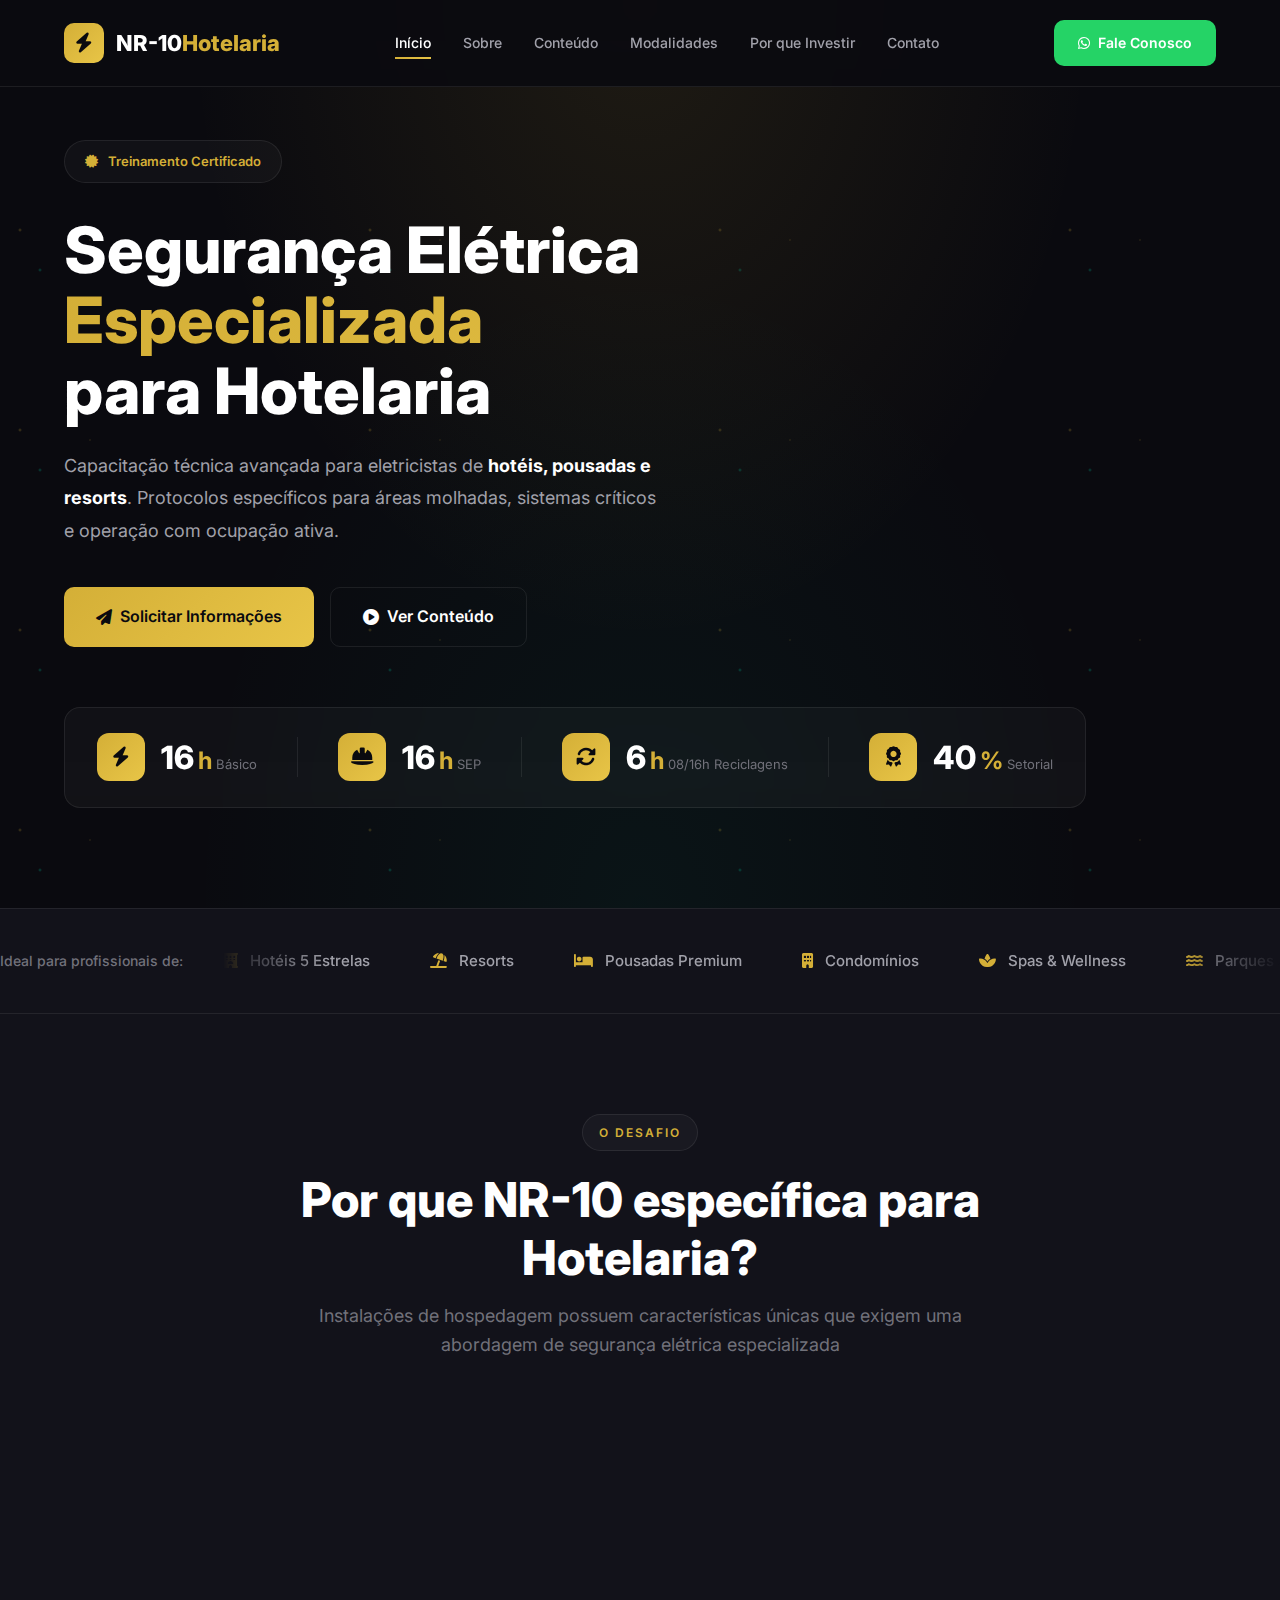
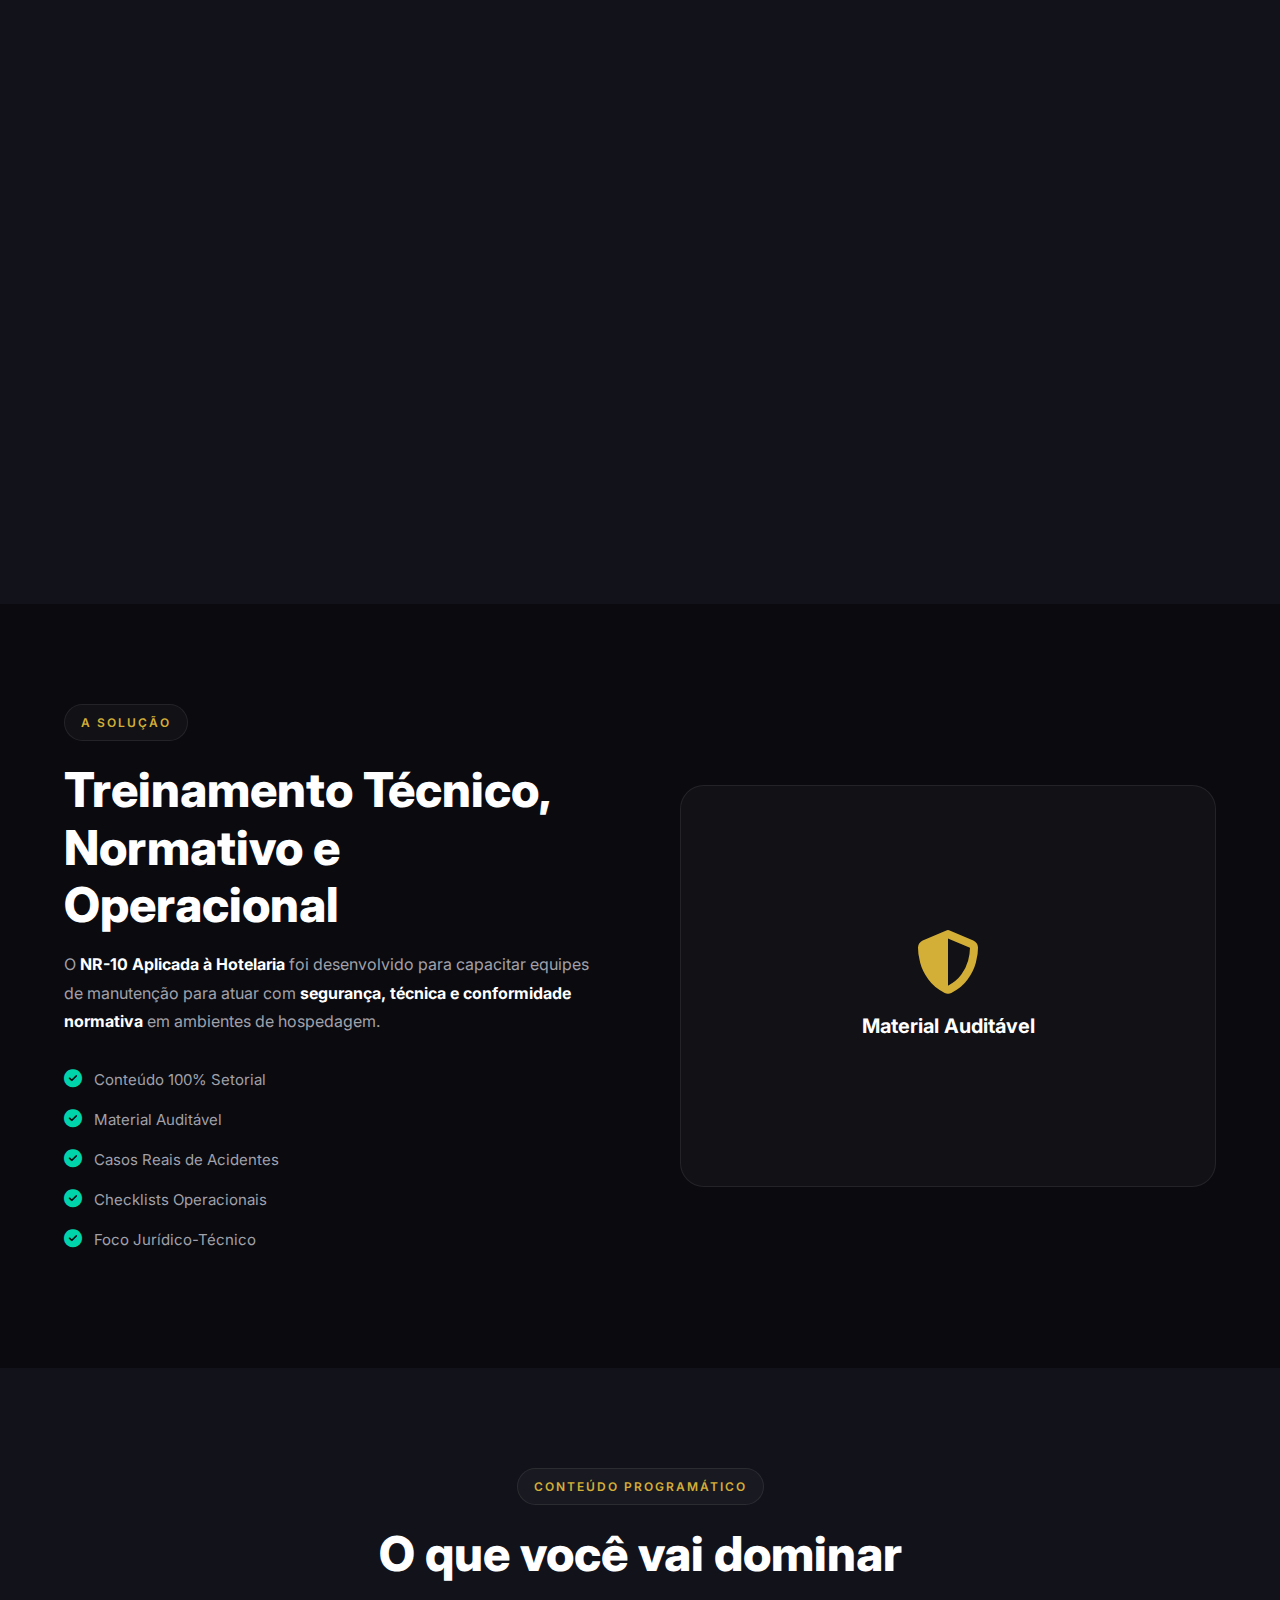
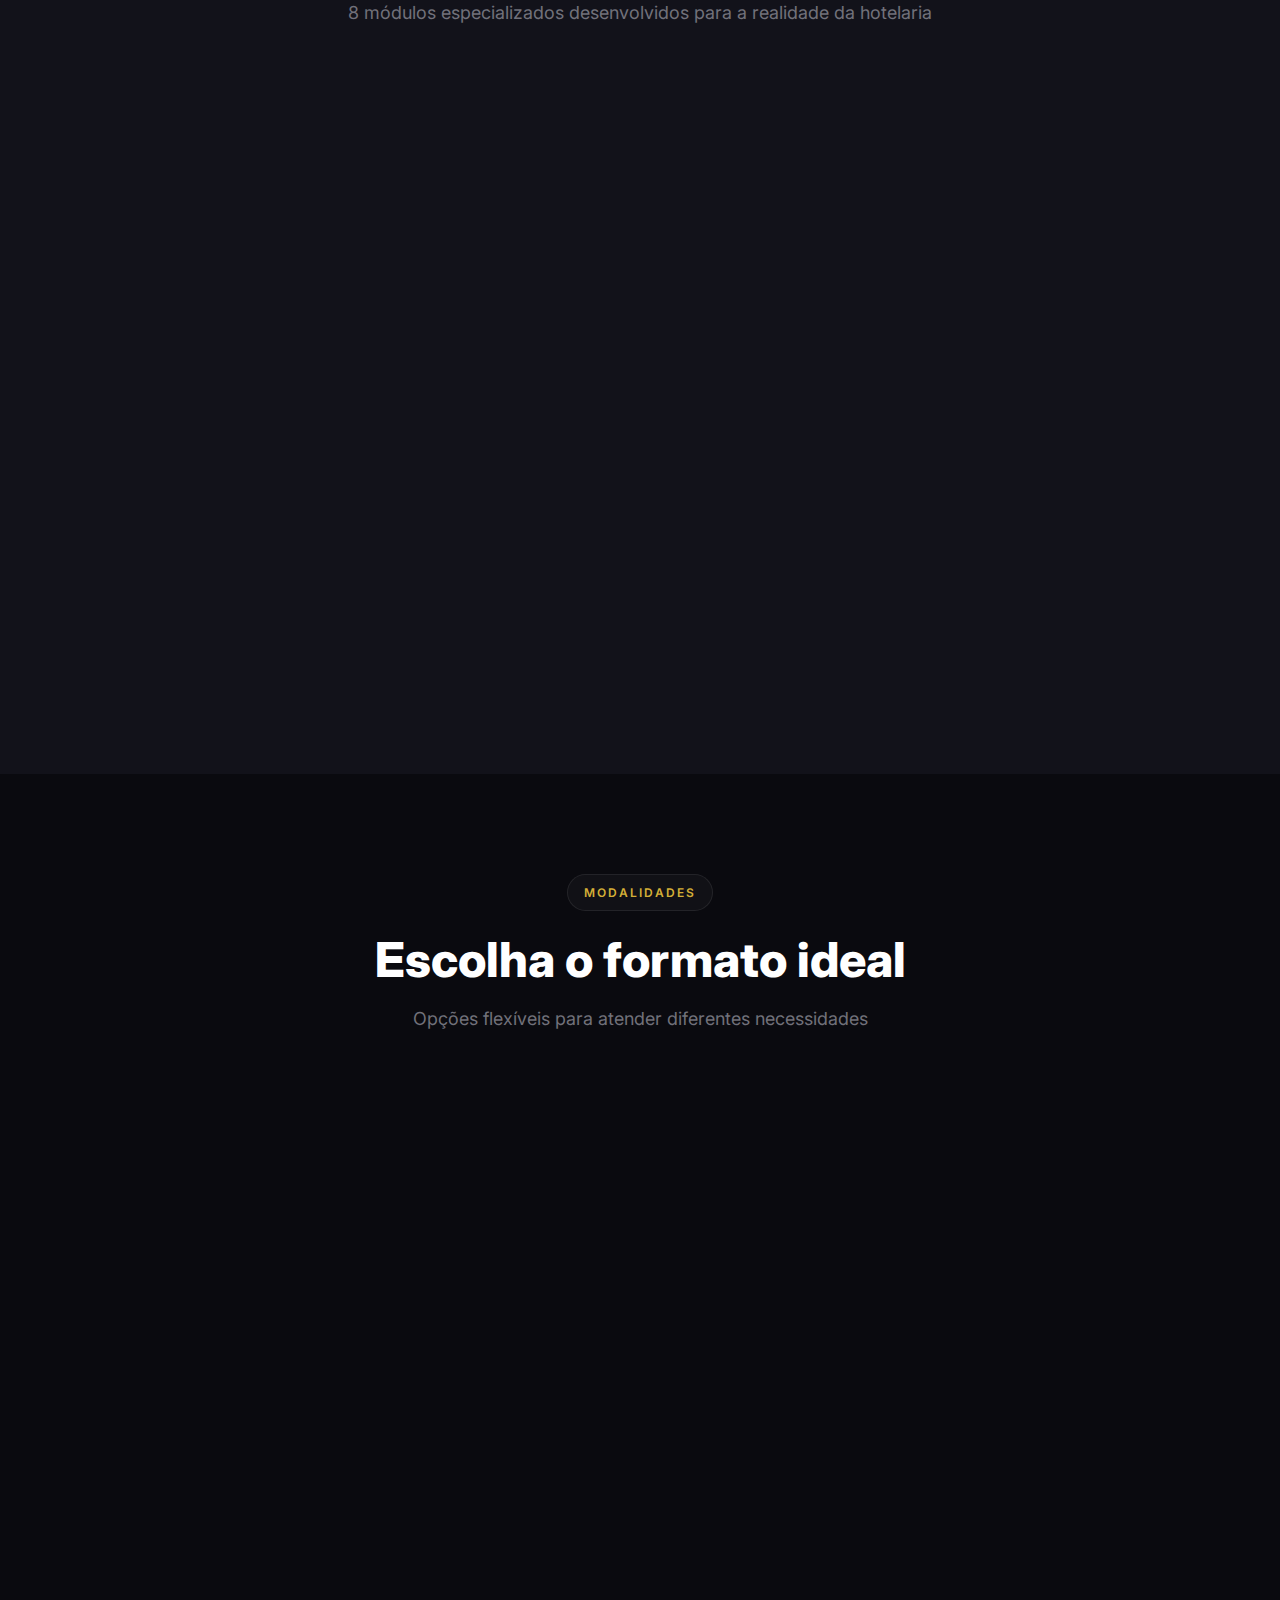
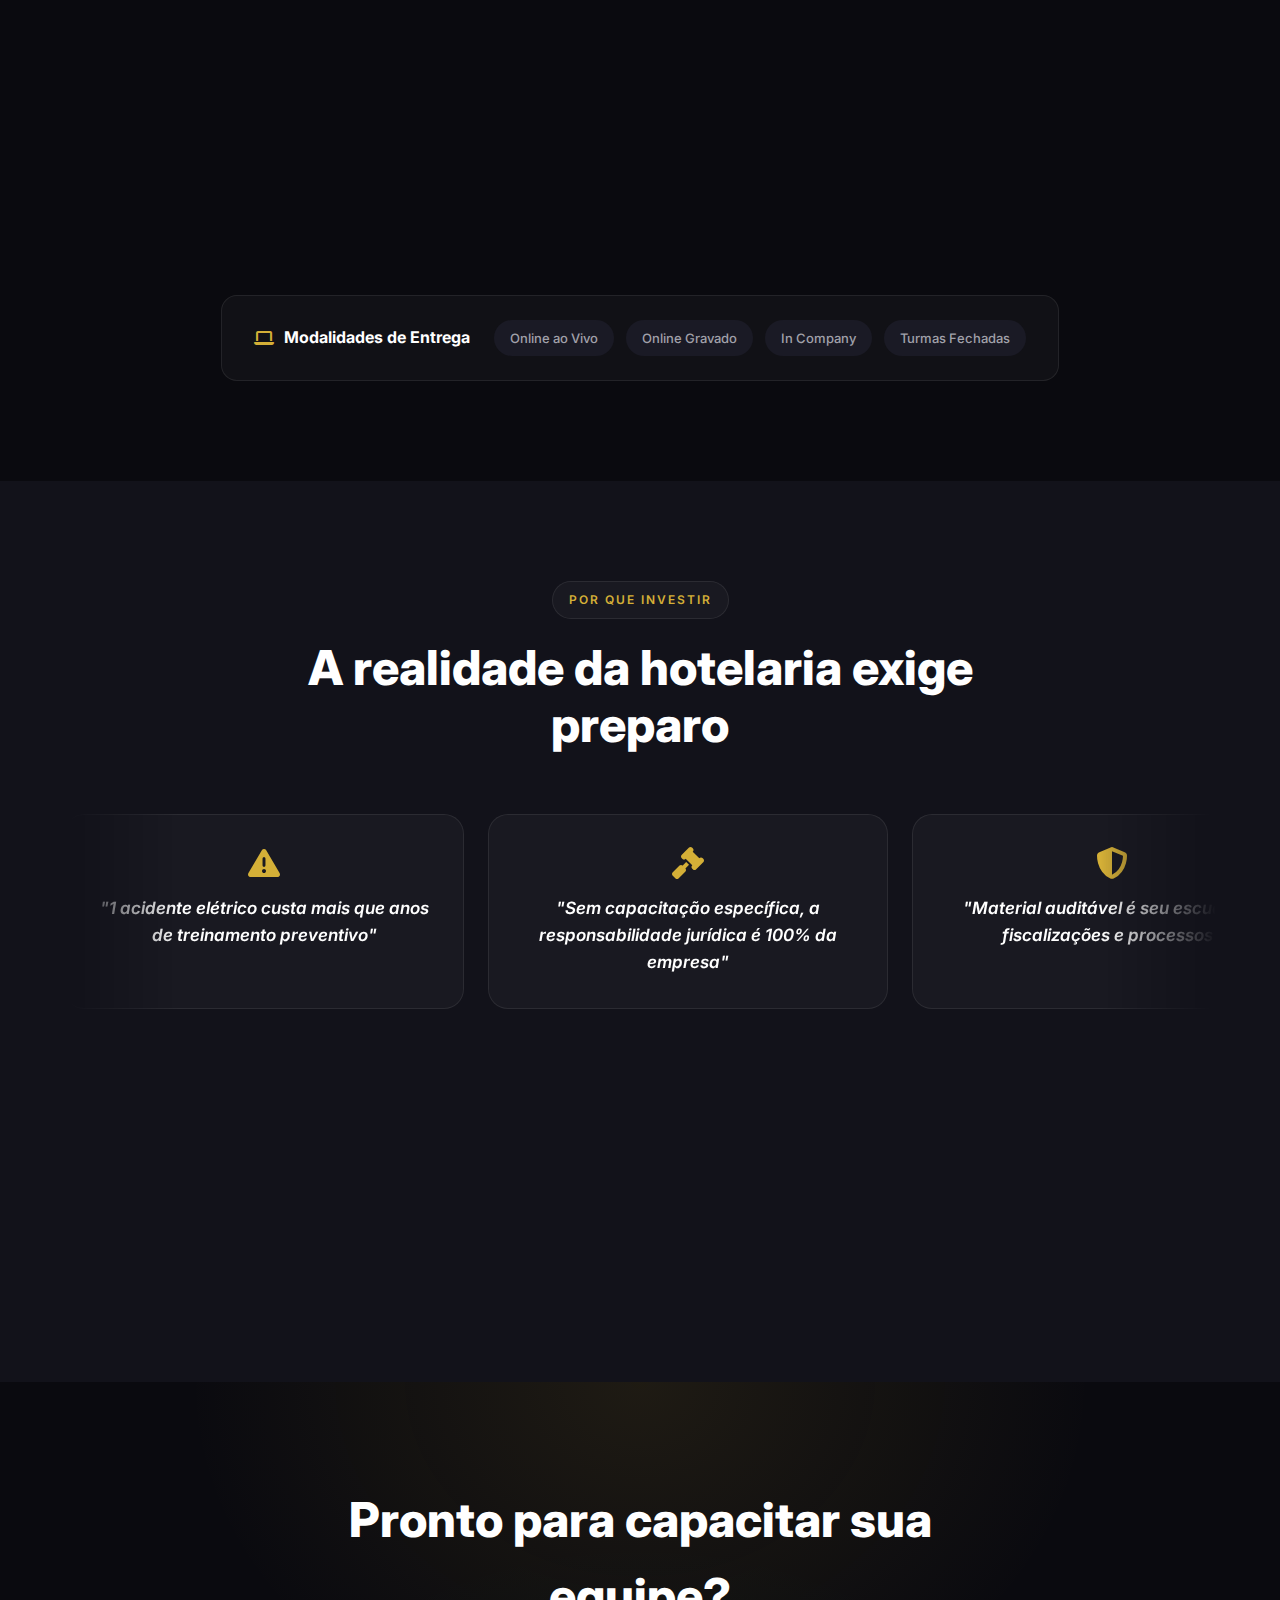
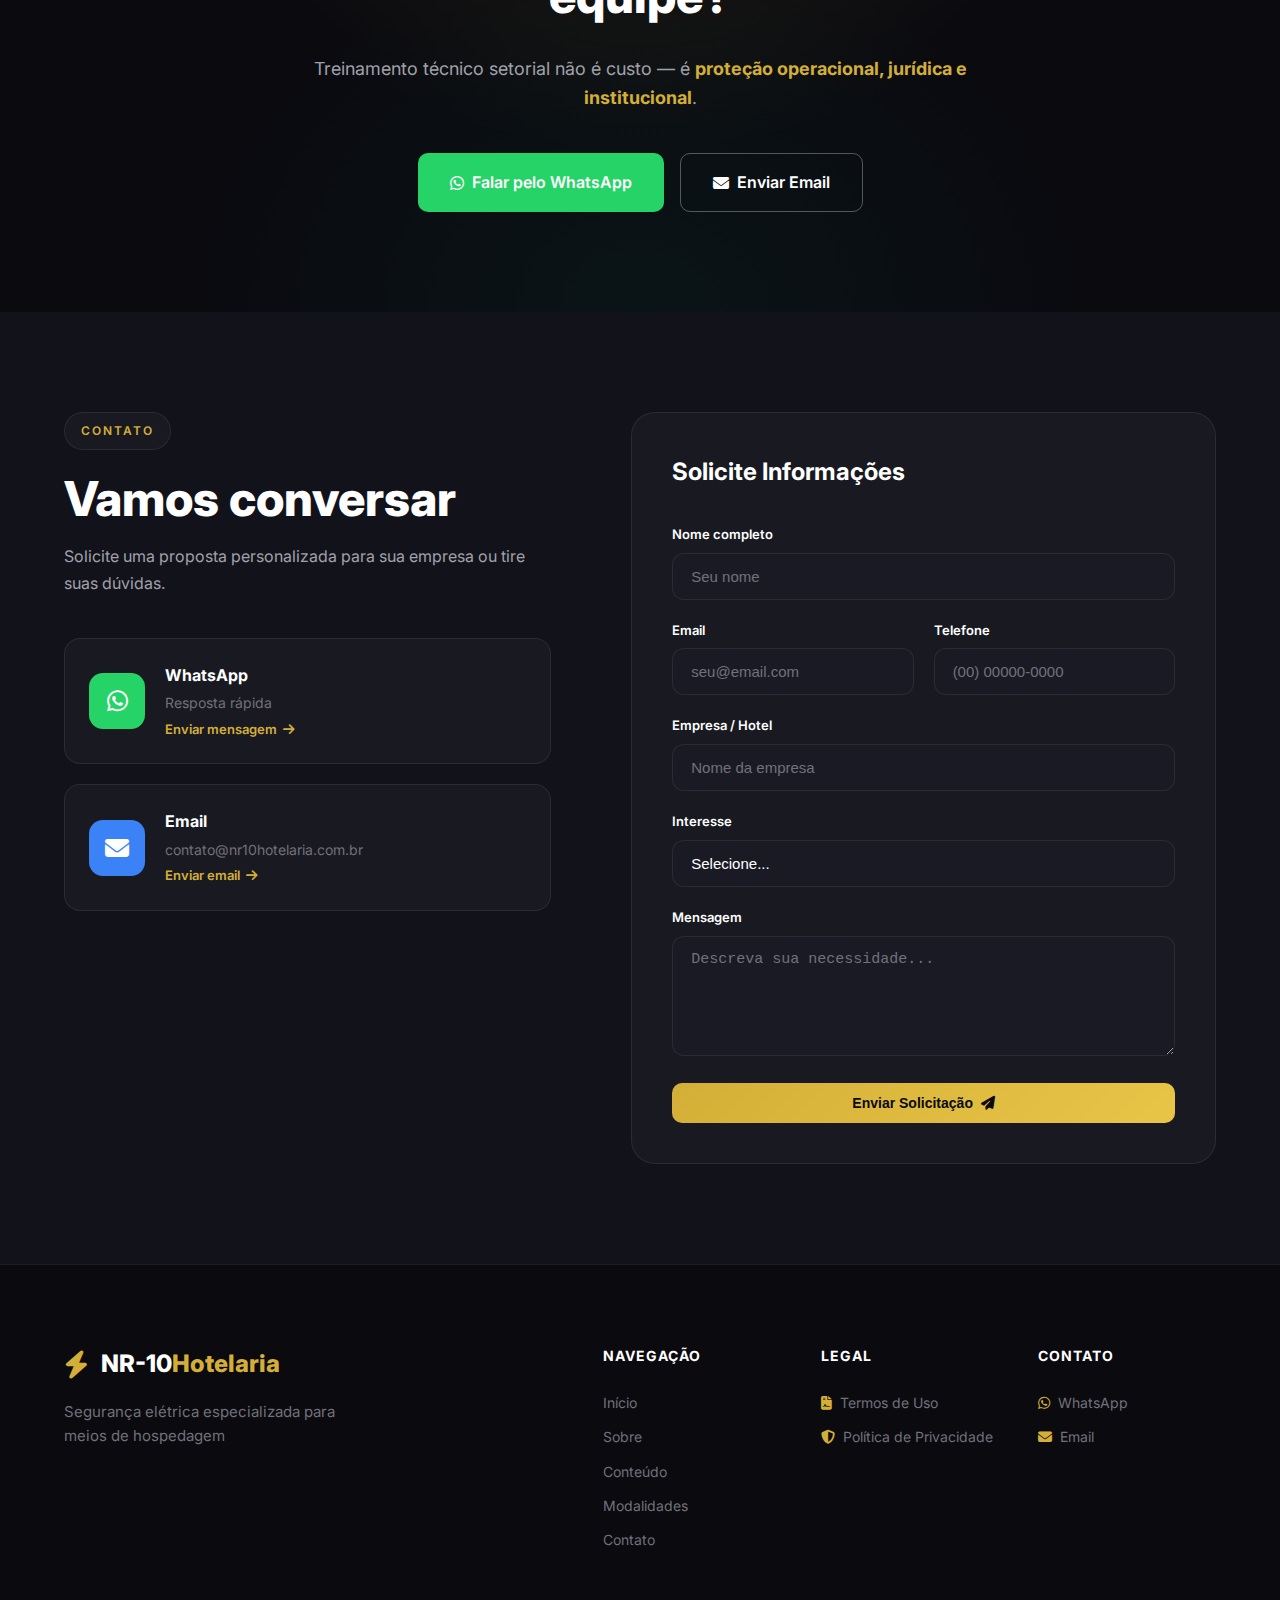
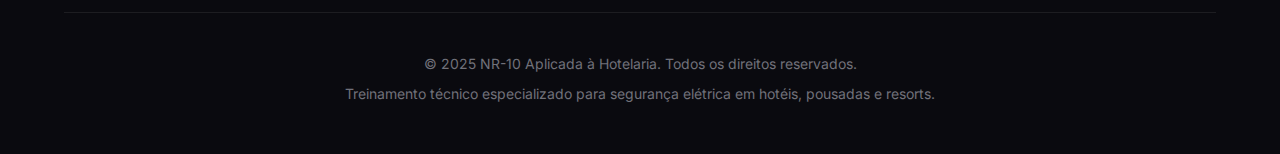
<file: index.html>
<!DOCTYPE html>
<html lang="pt-BR">
<head>
    <meta charset="UTF-8">
    <meta name="viewport" content="width=device-width, initial-scale=1.0">
    <title>NR-10 Aplicada à Hotelaria | Segurança Elétrica para Hotéis e Resorts</title>
    <meta name="description" content="Treinamento NR-10 especializado para eletricistas de hotéis, pousadas e resorts. Capacitação técnica com foco em áreas molhadas, sistemas críticos e operação com ocupação ativa.">
    <link rel="preconnect" href="https://fonts.googleapis.com">
    <link rel="preconnect" href="https://fonts.gstatic.com" crossorigin>
    <link href="https://fonts.googleapis.com/css2?family=Inter:wght@300;400;500;600;700;800&display=swap" rel="stylesheet">
    <link rel="stylesheet" href="https://cdnjs.cloudflare.com/ajax/libs/font-awesome/6.4.0/css/all.min.css">
    <link rel="stylesheet" href="css/style.css">
</head>
<body>
    <!-- Progress Bar -->
    <div class="progress-bar" id="progressBar"></div>

    <!-- Header -->
    <header class="header" id="header">
        <div class="container">
            <nav class="navbar">
                <a href="#" class="logo">
                    <div class="logo-icon">
                        <i class="fas fa-bolt"></i>
                    </div>
                    <span>NR-10<span class="highlight">Hotelaria</span></span>
                </a>
                <ul class="nav-menu" id="navMenu">
                    <li><a href="#inicio" class="nav-link active">Início</a></li>
                    <li><a href="#sobre" class="nav-link">Sobre</a></li>
                    <li><a href="#conteudo" class="nav-link">Conteúdo</a></li>
                    <li><a href="#modalidades" class="nav-link">Modalidades</a></li>
                    <li><a href="#porque" class="nav-link">Por que Investir</a></li>
                    <li><a href="#contato" class="nav-link">Contato</a></li>
                </ul>
                <div class="nav-actions">
                    <a href="https://wa.me/5517991236884" class="btn btn-whatsapp" target="_blank">
                        <i class="fab fa-whatsapp"></i>
                        <span>Fale Conosco</span>
                    </a>
                    <button class="mobile-toggle" id="mobileToggle">
                        <span></span>
                        <span></span>
                        <span></span>
                    </button>
                </div>
            </nav>
        </div>
    </header>

    <!-- Hero Section -->
    <section class="hero" id="inicio">
        <div class="hero-bg">
            <div class="hero-particles"></div>
            <div class="hero-gradient"></div>
        </div>
        <div class="container">
            <div class="hero-content">
                <div class="hero-badge">
                    <i class="fas fa-certificate"></i>
                    <span>Treinamento Certificado</span>
                </div>
                <h1 class="hero-title">
                    <span class="title-line">Segurança Elétrica</span>
                    <span class="title-line highlight">Especializada</span>
                    <span class="title-line">para Hotelaria</span>
                </h1>
                <p class="hero-subtitle">
                    Capacitação técnica avançada para eletricistas de <strong>hotéis, pousadas e resorts</strong>. 
                    Protocolos específicos para áreas molhadas, sistemas críticos e operação com ocupação ativa.
                </p>
                <div class="hero-actions">
                    <a href="#contato" class="btn btn-primary btn-lg">
                        <i class="fas fa-paper-plane"></i>
                        Solicitar Informações
                    </a>
                    <a href="#conteudo" class="btn btn-secondary btn-lg">
                        <i class="fas fa-play-circle"></i>
                        Ver Conteúdo
                    </a>
                </div>
                <div class="hero-stats">
                    <div class="stat-card">
                        <div class="stat-icon">
                            <i class="fas fa-bolt"></i>
                        </div>
                        <div class="stat-info">
                            <span class="stat-number" data-count="40">0</span>
                            <span class="stat-suffix">h</span>
                            <span class="stat-label">Básico</span>
                        </div>
                    </div>
                    <div class="stat-divider"></div>
                    <div class="stat-card">
                        <div class="stat-icon">
                            <i class="fas fa-hard-hat"></i>
                        </div>
                        <div class="stat-info">
                            <span class="stat-number" data-count="40">0</span>
                            <span class="stat-suffix">h</span>
                            <span class="stat-label">SEP</span>
                        </div>
                    </div>
                    <div class="stat-divider"></div>
                    <div class="stat-card">
                        <div class="stat-icon">
                            <i class="fas fa-sync-alt"></i>
                        </div>
                        <div class="stat-info">
                            <span class="stat-number" data-count="16">0</span>
                            <span class="stat-suffix">h</span>
                            <span class="stat-label">08/16h Reciclagens</span>
                        </div>
                    </div>
                    <div class="stat-divider"></div>
                    <div class="stat-card">
                        <div class="stat-icon">
                            <i class="fas fa-award"></i>
                        </div>
                        <div class="stat-info">
                            <span class="stat-number" data-count="100">0</span>
                            <span class="stat-suffix">%</span>
                            <span class="stat-label">Setorial</span>
                        </div>
                    </div>
                </div>
            </div>
        </div>
    </section>

    <!-- Clients Marquee -->
    <section class="clients">
        <div class="clients-container">
            <p class="clients-label">Ideal para profissionais de:</p>
            <div class="clients-marquee">
                <div class="clients-track">
                    <span><i class="fas fa-hotel"></i> Hotéis 5 Estrelas</span>
                    <span><i class="fas fa-umbrella-beach"></i> Resorts</span>
                    <span><i class="fas fa-bed"></i> Pousadas Premium</span>
                    <span><i class="fas fa-building"></i> Condomínios</span>
                    <span><i class="fas fa-spa"></i> Spas & Wellness</span>
                    <span><i class="fas fa-water"></i> Parques Aquáticos</span>
                    <span><i class="fas fa-hotel"></i> Hotéis 5 Estrelas</span>
                    <span><i class="fas fa-umbrella-beach"></i> Resorts</span>
                    <span><i class="fas fa-bed"></i> Pousadas Premium</span>
                    <span><i class="fas fa-building"></i> Condomínios</span>
                    <span><i class="fas fa-spa"></i> Spas & Wellness</span>
                    <span><i class="fas fa-water"></i> Parques Aquáticos</span>
                </div>
            </div>
        </div>
    </section>

    <!-- Problem Section -->
    <section class="problem" id="sobre">
        <div class="container">
            <div class="section-header">
                <span class="section-tag">O Desafio</span>
                <h2 class="section-title">Por que NR-10 específica para Hotelaria?</h2>
                <p class="section-desc">
                    Instalações de hospedagem possuem características únicas que exigem uma abordagem de segurança elétrica especializada
                </p>
            </div>
            <div class="problem-grid">
                <div class="problem-card">
                    <div class="problem-icon">
                        <i class="fas fa-water"></i>
                    </div>
                    <span class="problem-number">01</span>
                    <h3>Áreas Molhadas de Alto Risco</h3>
                    <p>Piscinas, SPA, cozinhas industriais e lavanderias apresentam risco elevado de choque elétrico.</p>
                    <ul class="problem-list">
                        <li>Risco de choque indireto</li>
                        <li>Equipamentos submersíveis</li>
                        <li>Áreas classe 0 e 1</li>
                    </ul>
                </div>
                <div class="problem-card">
                    <div class="problem-icon">
                        <i class="fas fa-users"></i>
                    </div>
                    <span class="problem-number">02</span>
                    <h3>Operação 24/7 com Público</h3>
                    <p>Manutenção elétrica precisa ser realizada com hóspedes presentes, exigindo protocolos rigorosos.</p>
                    <ul class="problem-list">
                        <li>Isolamento temporário de áreas</li>
                        <li>Sinalização especializada</li>
                        <li>Controle de acesso técnico</li>
                    </ul>
                </div>
                <div class="problem-card">
                    <div class="problem-icon">
                        <i class="fas fa-bolt"></i>
                    </div>
                    <span class="problem-number">03</span>
                    <h3>Sistemas Críticos</h3>
                    <p>Geradores, ATS, sistemas de incêndio e HVAC são essenciais para a operação.</p>
                    <ul class="problem-list">
                        <li>Grupos geradores</li>
                        <li>Transferência automática</li>
                        <li>Cargas prioritárias</li>
                    </ul>
                </div>
                <div class="problem-card">
                    <div class="problem-icon">
                        <i class="fas fa-balance-scale"></i>
                    </div>
                    <span class="problem-number">04</span>
                    <h3>Alto Risco Jurídico</h3>
                    <p>Acidentes elétricos em hotéis geram exposição legal significativa.</p>
                    <ul class="problem-list">
                        <li>Responsabilidade civil</li>
                        <li>Auditorias e fiscalizações</li>
                        <li>Seguros e garantias</li>
                    </ul>
                </div>
            </div>
        </div>
    </section>

    <!-- Solution Section -->
    <section class="solution">
        <div class="container">
            <div class="solution-wrapper">
                <div class="solution-content">
                    <span class="section-tag">A Solução</span>
                    <h2 class="section-title">Treinamento Técnico,<br>Normativo e Operacional</h2>
                    <p class="solution-text">
                        O <strong>NR-10 Aplicada à Hotelaria</strong> foi desenvolvido para capacitar equipes de manutenção 
                        para atuar com <strong>segurança, técnica e conformidade normativa</strong> em ambientes de hospedagem.
                    </p>
                    <ul class="solution-list">
                        <li><i class="fas fa-check-circle"></i><span>Conteúdo 100% Setorial</span></li>
                        <li><i class="fas fa-check-circle"></i><span>Material Auditável</span></li>
                        <li><i class="fas fa-check-circle"></i><span>Casos Reais de Acidentes</span></li>
                        <li><i class="fas fa-check-circle"></i><span>Checklists Operacionais</span></li>
                        <li><i class="fas fa-check-circle"></i><span>Foco Jurídico-Técnico</span></li>
                    </ul>
                </div>
                <div class="solution-visual">
                    <div class="solution-image">
                        <div class="image-content">
                            <i class="fas fa-shield-alt"></i>
                            <span>Material Auditável</span>
                        </div>
                    </div>
                </div>
            </div>
        </div>
    </section>

    <!-- Content Section -->
    <section class="content" id="conteudo">
        <div class="container">
            <div class="section-header">
                <span class="section-tag">Conteúdo Programático</span>
                <h2 class="section-title">O que você vai dominar</h2>
                <p class="section-desc">8 módulos especializados desenvolvidos para a realidade da hotelaria</p>
            </div>
            <div class="content-grid">
                <div class="content-card">
                    <div class="content-number">01</div>
                    <div class="content-icon"><i class="fas fa-building"></i></div>
                    <h3>Arquitetura Elétrica em Meios de Hospedagem</h3>
                    <p>Distribuição elétrica por pavimentos, quadros setoriais, cargas críticas.</p>
                </div>
                <div class="content-card">
                    <div class="content-number">02</div>
                    <div class="content-icon"><i class="fas fa-water"></i></div>
                    <h3>Áreas de Alto Risco</h3>
                    <p>Piscinas, SPA, cozinhas industriais, lavanderias, casas de máquinas.</p>
                </div>
                <div class="content-card">
                    <div class="content-number">03</div>
                    <div class="content-icon"><i class="fas fa-snowflake"></i></div>
                    <h3>Sistemas Eletromecânicos Pesados</h3>
                    <p>HVAC central, chillers, bombas, torres de resfriamento.</p>
                </div>
                <div class="content-card">
                    <div class="content-number">04</div>
                    <div class="content-icon"><i class="fas fa-car-battery"></i></div>
                    <h3>Sistemas de Emergência</h3>
                    <p>Geradores, ATS, cargas prioritárias, testes com carga.</p>
                </div>
                <div class="content-card">
                    <div class="content-number">05</div>
                    <div class="content-icon"><i class="fas fa-user-shield"></i></div>
                    <h3>Trabalhos com Ocupação Ativa</h3>
                    <p>Manutenção com hóspedes presentes, isolamento temporário, LOTO.</p>
                </div>
                <div class="content-card">
                    <div class="content-number">06</div>
                    <div class="content-icon"><i class="fas fa-fire-extinguisher"></i></div>
                    <h3>Integração com Sistemas de Incêndio</h3>
                    <p>Bombas de incêndio, iluminação de emergência, pressurização.</p>
                </div>
                <div class="content-card">
                    <div class="content-number">07</div>
                    <div class="content-icon"><i class="fas fa-clipboard-check"></i></div>
                    <h3>Procedimentos Operacionais Seguros</h3>
                    <p>Desenergização, verificação de ausência de tensão, aterramento.</p>
                </div>
                <div class="content-card">
                    <div class="content-number">08</div>
                    <div class="content-icon"><i class="fas fa-search"></i></div>
                    <h3>Estudos de Caso Reais</h3>
                    <p>Acidentes em piscinas, falhas em cozinhas, lições aprendidas.</p>
                </div>
            </div>
        </div>
    </section>

    <!-- Pricing Section -->
    <section class="pricing" id="modalidades">
        <div class="container">
            <div class="section-header">
                <span class="section-tag">Modalidades</span>
                <h2 class="section-title">Escolha o formato ideal</h2>
                <p class="section-desc">Opções flexíveis para atender diferentes necessidades</p>
            </div>
            <div class="pricing-grid">
                <div class="pricing-card">
                    <div class="pricing-header">
                        <div class="pricing-icon"><i class="fas fa-bolt"></i></div>
                        <h3>NR-10 Básico</h3>
                        <div class="pricing-hours">
                            <span class="hours-number">40</span>
                            <span class="hours-label">horas</span>
                        </div>
                    </div>
                    <div class="pricing-body">
                        <p>Fundamentos da segurança com eletricidade aplicados à realidade da hotelaria.</p>
                        <ul class="pricing-features">
                            <li><i class="fas fa-check"></i> Princípios do risco elétrico</li>
                            <li><i class="fas fa-check"></i> Efeitos no corpo humano</li>
                            <li><i class="fas fa-check"></i> Medidas de proteção</li>
                            <li><i class="fas fa-check"></i> Prontuário das instalações</li>
                            <li><i class="fas fa-check"></i> Procedimentos e PT</li>
                            <li><i class="fas fa-check"></i> Contextualização hoteleira</li>
                        </ul>
                    </div>
                    <div class="pricing-footer">
                        <a href="#contato" class="btn btn-outline btn-block">Solicitar Informações</a>
                    </div>
                </div>

                <div class="pricing-card">
                    <div class="pricing-header">
                        <div class="pricing-icon"><i class="fas fa-hard-hat"></i></div>
                        <h3>NR-10 SEP</h3>
                        <div class="pricing-hours">
                            <span class="hours-number">40</span>
                            <span class="hours-label">horas</span>
                        </div>
                    </div>
                    <div class="pricing-body">
                        <p>Serviços em Eletricidade para profissionais que trabalham em sistemas energizados.</p>
                        <ul class="pricing-features">
                            <li><i class="fas fa-check"></i> Estudo de arco elétrico</li>
                            <li><i class="fas fa-check"></i> Risco por ignição</li>
                            <li><i class="fas fa-check"></i> EPIs especializados</li>
                            <li><i class="fas fa-check"></i> Ferramentas isoladas</li>
                            <li><i class="fas fa-check"></i> Procedimentos em AT</li>
                            <li><i class="fas fa-check"></i> Sistemas críticos hotelaria</li>
                        </ul>
                    </div>
                    <div class="pricing-footer">
                        <a href="#contato" class="btn btn-outline btn-block">Solicitar Informações</a>
                    </div>
                </div>

                <div class="pricing-card">
                    <div class="pricing-header">
                        <div class="pricing-icon"><i class="fas fa-sync-alt"></i></div>
                        <h3>Reciclagem</h3>
                        <div class="pricing-hours">
                            <span class="hours-number">08 ou 16</span>
                            <span class="hours-label">horas</span>
                        </div>
                    </div>
                    <div class="pricing-body">
                        <p>Atualização obrigatória para profissionais que já possuem NR-10 válida.</p>
                        <ul class="pricing-features">
                            <li><i class="fas fa-check"></i> Atualizações normativas</li>
                            <li><i class="fas fa-check"></i> Revisão de procedimentos</li>
                            <li><i class="fas fa-check"></i> Novos casos de estudo</li>
                            <li><i class="fas fa-check"></i> Contexto hoteleiro</li>
                            <li><i class="fas fa-check"></i> Áreas de risco</li>
                            <li><i class="fas fa-check"></i> Avaliação técnica</li>
                        </ul>
                    </div>
                    <div class="pricing-footer">
                        <a href="#contato" class="btn btn-outline btn-block">Solicitar Informações</a>
                    </div>
                </div>
            </div>

            <div class="delivery-info">
                <div class="delivery-card">
                    <h4><i class="fas fa-laptop"></i> Modalidades de Entrega</h4>
                    <div class="delivery-options">
                        <span class="delivery-tag">Online ao Vivo</span>
                        <span class="delivery-tag">Online Gravado</span>
                        <span class="delivery-tag">In Company</span>
                        <span class="delivery-tag">Turmas Fechadas</span>
                    </div>
                </div>
            </div>
        </div>
    </section>

    <!-- Triggers Section -->
    <section class="triggers" id="porque">
        <div class="container">
            <div class="section-header">
                <span class="section-tag">Por que Investir</span>
                <h2 class="section-title">A realidade da hotelaria exige preparo</h2>
            </div>

            <div class="triggers-marquee">
                <div class="triggers-track">
                    <div class="trigger-card"><i class="fas fa-exclamation-triangle"></i><p>"1 acidente elétrico custa mais que anos de treinamento preventivo"</p></div>
                    <div class="trigger-card"><i class="fas fa-gavel"></i><p>"Sem capacitação específica, a responsabilidade jurídica é 100% da empresa"</p></div>
                    <div class="trigger-card"><i class="fas fa-shield-alt"></i><p>"Material auditável é seu escudo em fiscalizações e processos"</p></div>
                    <div class="trigger-card"><i class="fas fa-water"></i><p>"Áreas molhadas são responsáveis por 40% dos acidentes em hotéis"</p></div>
                    <div class="trigger-card"><i class="fas fa-users"></i><p>"Hóspedes expostos a riscos elétricos geram indenizações milionárias"</p></div>
                    <div class="trigger-card"><i class="fas fa-clock"></i><p>"Operação 24/7 exige protocolos especiais que a NR-10 genérica não ensina"</p></div>
                    <div class="trigger-card"><i class="fas fa-exclamation-triangle"></i><p>"1 acidente elétrico custa mais que anos de treinamento preventivo"</p></div>
                    <div class="trigger-card"><i class="fas fa-gavel"></i><p>"Sem capacitação específica, a responsabilidade jurídica é 100% da empresa"</p></div>
                    <div class="trigger-card"><i class="fas fa-shield-alt"></i><p>"Material auditável é seu escudo em fiscalizações e processos"</p></div>
                    <div class="trigger-card"><i class="fas fa-water"></i><p>"Áreas molhadas são responsáveis por 40% dos acidentes em hotéis"</p></div>
                    <div class="trigger-card"><i class="fas fa-users"></i><p>"Hóspedes expostos a riscos elétricos geram indenizações milionárias"</p></div>
                    <div class="trigger-card"><i class="fas fa-clock"></i><p>"Operação 24/7 exige protocolos especiais que a NR-10 genérica não ensina"</p></div>
                </div>
            </div>

            <div class="triggers-stats">
                <div class="trigger-stat">
                    <span class="stat-value">80%</span>
                    <span class="stat-desc">dos acidentes poderiam ser evitados com treinamento específico</span>
                </div>
                <div class="trigger-stat">
                    <span class="stat-value">R$ 1M+</span>
                    <span class="stat-desc">é o valor médio de indenização por acidente com hóspede</span>
                </div>
                <div class="trigger-stat">
                    <span class="stat-value">100%</span>
                    <span class="stat-desc">das redes hoteleiras exigem comprovação de capacitação</span>
                </div>
            </div>
        </div>
    </section>

    <!-- CTA Section -->
    <section class="cta-section">
        <div class="container">
            <div class="cta-content">
                <h2>Pronto para capacitar sua equipe?</h2>
                <p>Treinamento técnico setorial não é custo — é <strong>proteção operacional, jurídica e institucional</strong>.</p>
                <div class="cta-actions">
                    <a href="https://wa.me/5517991236884" class="btn btn-whatsapp btn-lg" target="_blank">
                        <i class="fab fa-whatsapp"></i>
                        Falar pelo WhatsApp
                    </a>
                    <a href="mailto:contato@nr10hotelaria.com.br" class="btn btn-outline-light btn-lg">
                        <i class="fas fa-envelope"></i>
                        Enviar Email
                    </a>
                </div>
            </div>
        </div>
    </section>

    <!-- Contact Section -->
    <section class="contact" id="contato">
        <div class="container">
            <div class="contact-wrapper">
                <div class="contact-info">
                    <span class="section-tag">Contato</span>
                    <h2 class="section-title">Vamos conversar</h2>
                    <p class="contact-desc">Solicite uma proposta personalizada para sua empresa ou tire suas dúvidas.</p>
                    
                    <div class="contact-methods">
                        <a href="https://wa.me/5517991236884" class="contact-method" target="_blank">
                            <div class="method-icon whatsapp"><i class="fab fa-whatsapp"></i></div>
                            <div class="method-info">
                                <h4>WhatsApp</h4>
                                <p>Resposta rápida</p>
                                <span class="method-action">Enviar mensagem <i class="fas fa-arrow-right"></i></span>
                            </div>
                        </a>

                        <a href="mailto:contato@nr10hotelaria.com.br" class="contact-method">
                            <div class="method-icon email"><i class="fas fa-envelope"></i></div>
                            <div class="method-info">
                                <h4>Email</h4>
                                <p>contato@nr10hotelaria.com.br</p>
                                <span class="method-action">Enviar email <i class="fas fa-arrow-right"></i></span>
                            </div>
                        </a>
                    </div>
                </div>

                <div class="contact-form-wrapper">
                    <form class="contact-form" id="contactForm" action="#" method="POST">
                        <h3>Solicite Informações</h3>
                        
                        <div class="form-group">
                            <label for="contactName">Nome completo</label>
                            <input type="text" id="contactName" name="name" placeholder="Seu nome" required>
                        </div>

                        <div class="form-row">
                            <div class="form-group">
                                <label for="contactEmail">Email</label>
                                <input type="email" id="contactEmail" name="email" placeholder="seu@email.com" required>
                            </div>
                            <div class="form-group">
                                <label for="contactPhone">Telefone</label>
                                <input type="tel" id="contactPhone" name="phone" placeholder="(00) 00000-0000">
                            </div>
                        </div>

                        <div class="form-group">
                            <label for="contactCompany">Empresa / Hotel</label>
                            <input type="text" id="contactCompany" name="company" placeholder="Nome da empresa">
                        </div>

                        <div class="form-group">
                            <label for="contactInterest">Interesse</label>
                            <select id="contactInterest" name="interest" required>
                                <option value="">Selecione...</option>
                                <option value="basico">NR-10 Básico (40h)</option>
                                <option value="sep">NR-10 SEP (40h)</option>
                                <option value="reciclagem">Reciclagem (08 ou 16h)</option>
                                <option value="combo">Combo Completo</option>
                                <option value="incompany">In Company</option>
                            </select>
                        </div>

                        <div class="form-group">
                            <label for="contactMessage">Mensagem</label>
                            <textarea id="contactMessage" name="message" rows="4" placeholder="Descreva sua necessidade..."></textarea>
                        </div>

                        <button type="submit" class="btn btn-primary btn-block">
                            <span>Enviar Solicitação</span>
                            <i class="fas fa-paper-plane"></i>
                        </button>
                    </form>
                </div>
            </div>
        </div>
    </section>

    <!-- Footer -->
    <footer class="footer">
        <div class="container">
            <div class="footer-wrapper">
                <div class="footer-brand">
                    <a href="#" class="footer-logo">
                        <i class="fas fa-bolt"></i>
                        <span>NR-10<span class="highlight">Hotelaria</span></span>
                    </a>
                    <p class="footer-tagline">Segurança elétrica especializada para meios de hospedagem</p>
                </div>
                <div class="footer-links">
                    <div class="footer-col">
                        <h4>Navegação</h4>
                        <ul>
                            <li><a href="#inicio">Início</a></li>
                            <li><a href="#sobre">Sobre</a></li>
                            <li><a href="#conteudo">Conteúdo</a></li>
                            <li><a href="#modalidades">Modalidades</a></li>
                            <li><a href="#contato">Contato</a></li>
                        </ul>
                    </div>
                    <div class="footer-col">
                        <h4>Legal</h4>
                        <ul>
                            <li><a href="termos-uso.html"><i class="fas fa-file-contract"></i> Termos de Uso</a></li>
                            <li><a href="politica-privacidade.html"><i class="fas fa-shield-alt"></i> Política de Privacidade</a></li>
                        </ul>
                    </div>
                    <div class="footer-col">
                        <h4>Contato</h4>
                        <ul>
                            <li><a href="https://wa.me/5517991236884" target="_blank"><i class="fab fa-whatsapp"></i> WhatsApp</a></li>
                            <li><a href="mailto:contato@nr10hotelaria.com.br"><i class="fas fa-envelope"></i> Email</a></li>
                        </ul>
                    </div>
                </div>
            </div>
            <div class="footer-bottom">
                <p>&copy; 2025 NR-10 Aplicada à Hotelaria. Todos os direitos reservados.</p>
                <p class="footer-note">Treinamento técnico especializado para segurança elétrica em hotéis, pousadas e resorts.</p>
            </div>
        </div>
    </footer>

    <!-- Back to Top -->
    <button class="back-to-top" id="backToTop" aria-label="Voltar ao topo">
        <i class="fas fa-arrow-up"></i>
    </button>

    <script src="js/main.js"></script>
</body>
</html>
</file>
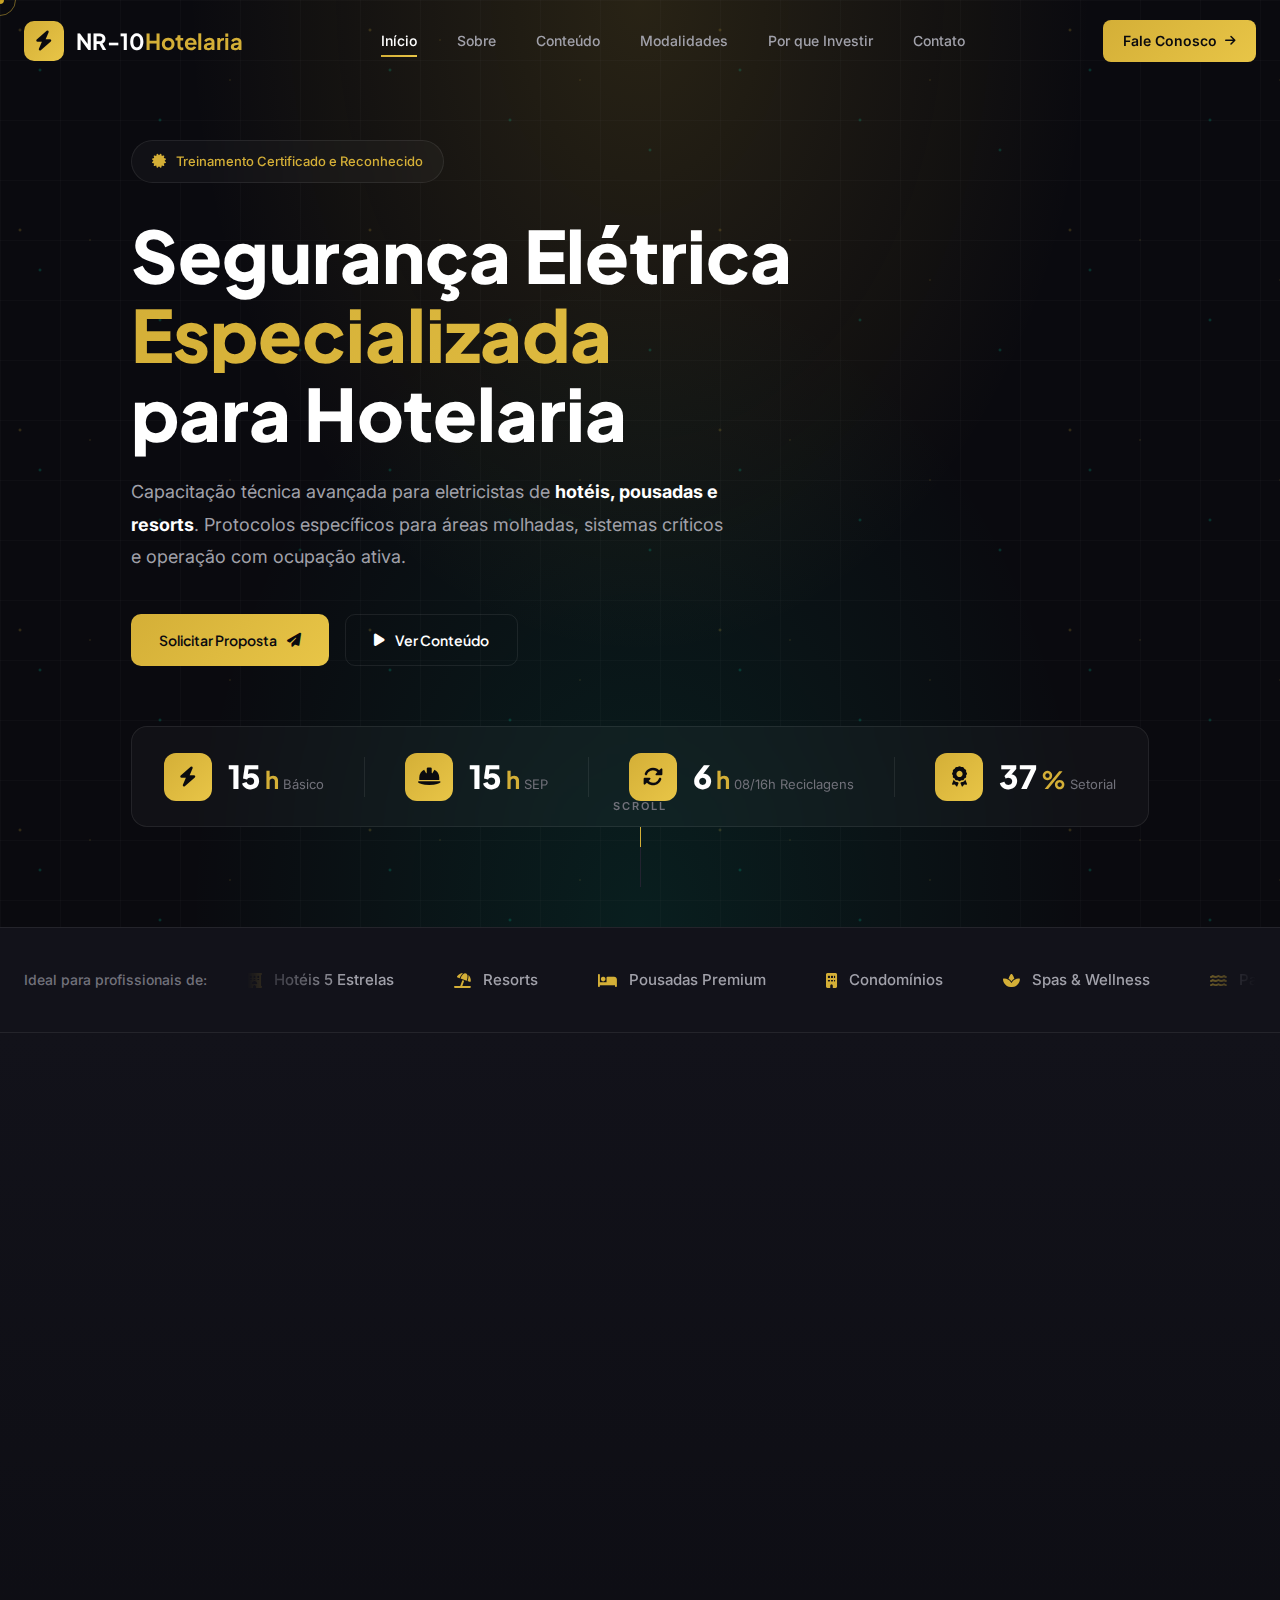
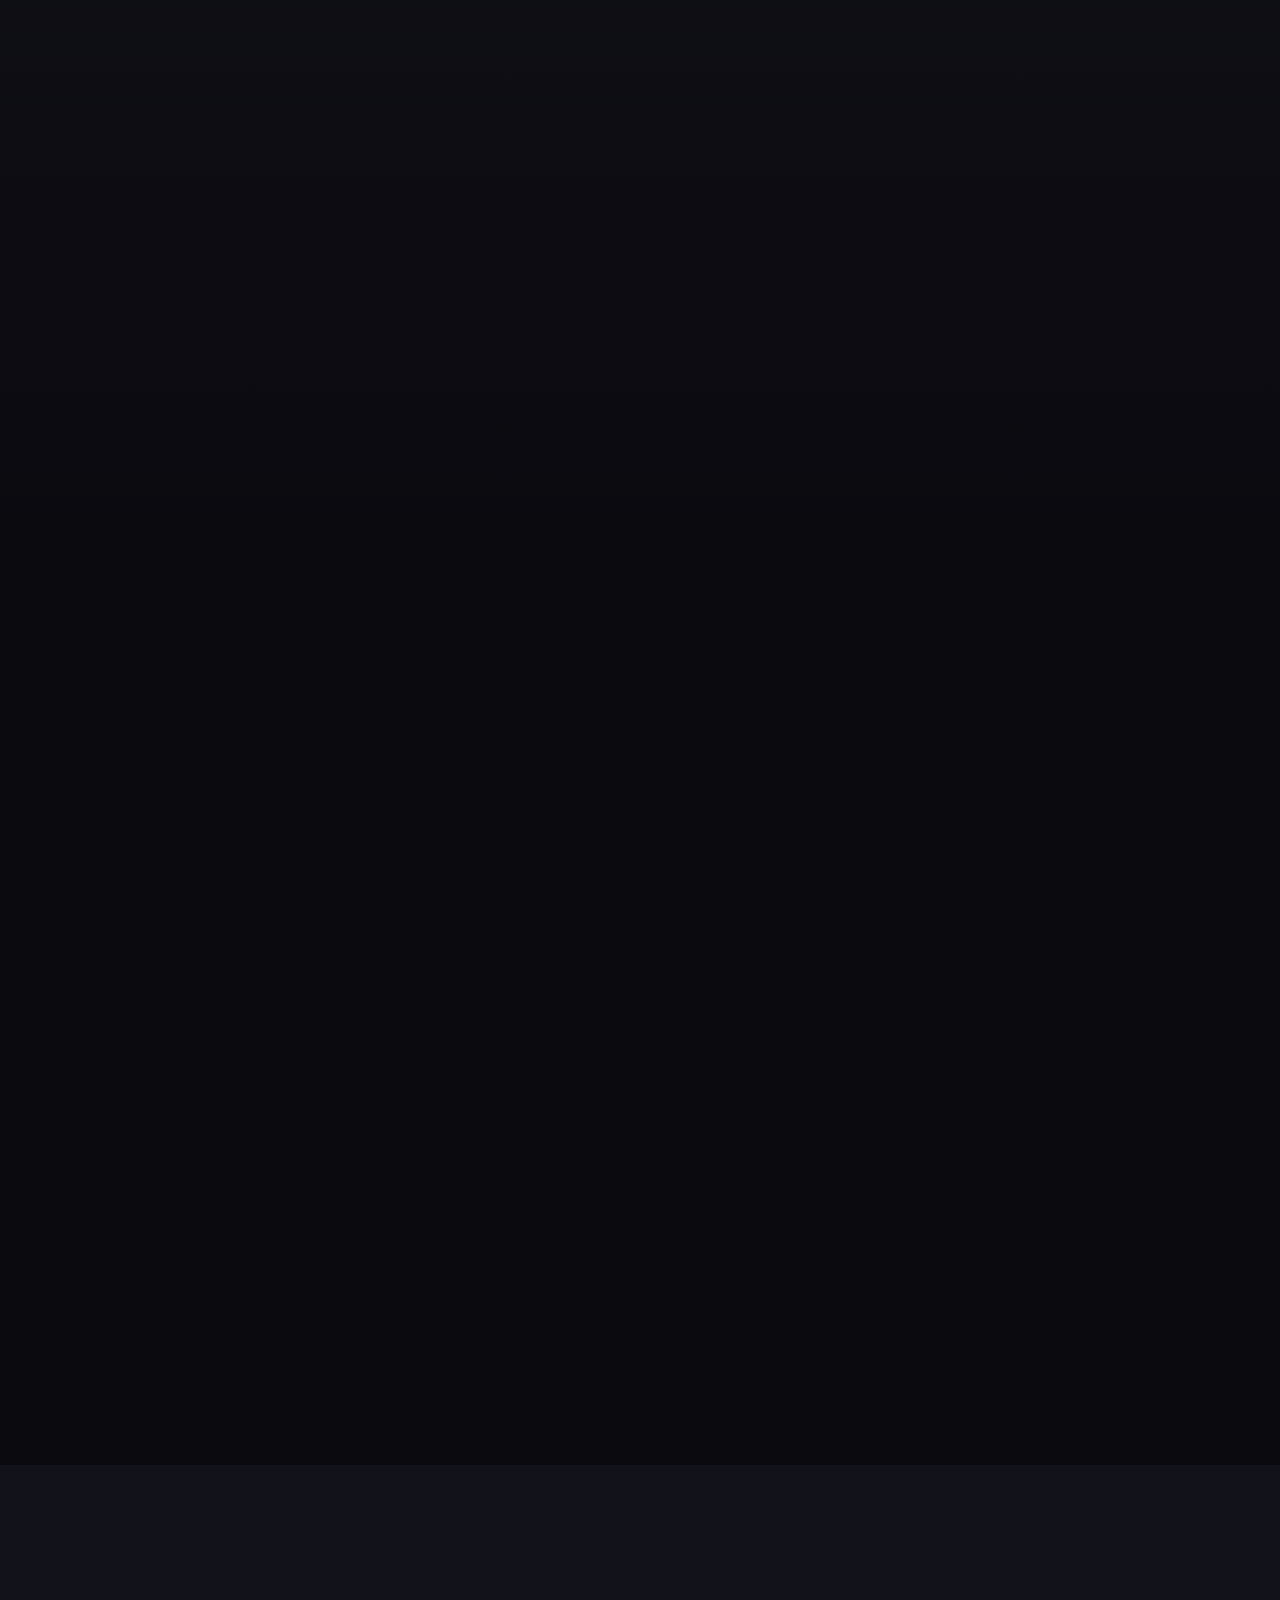
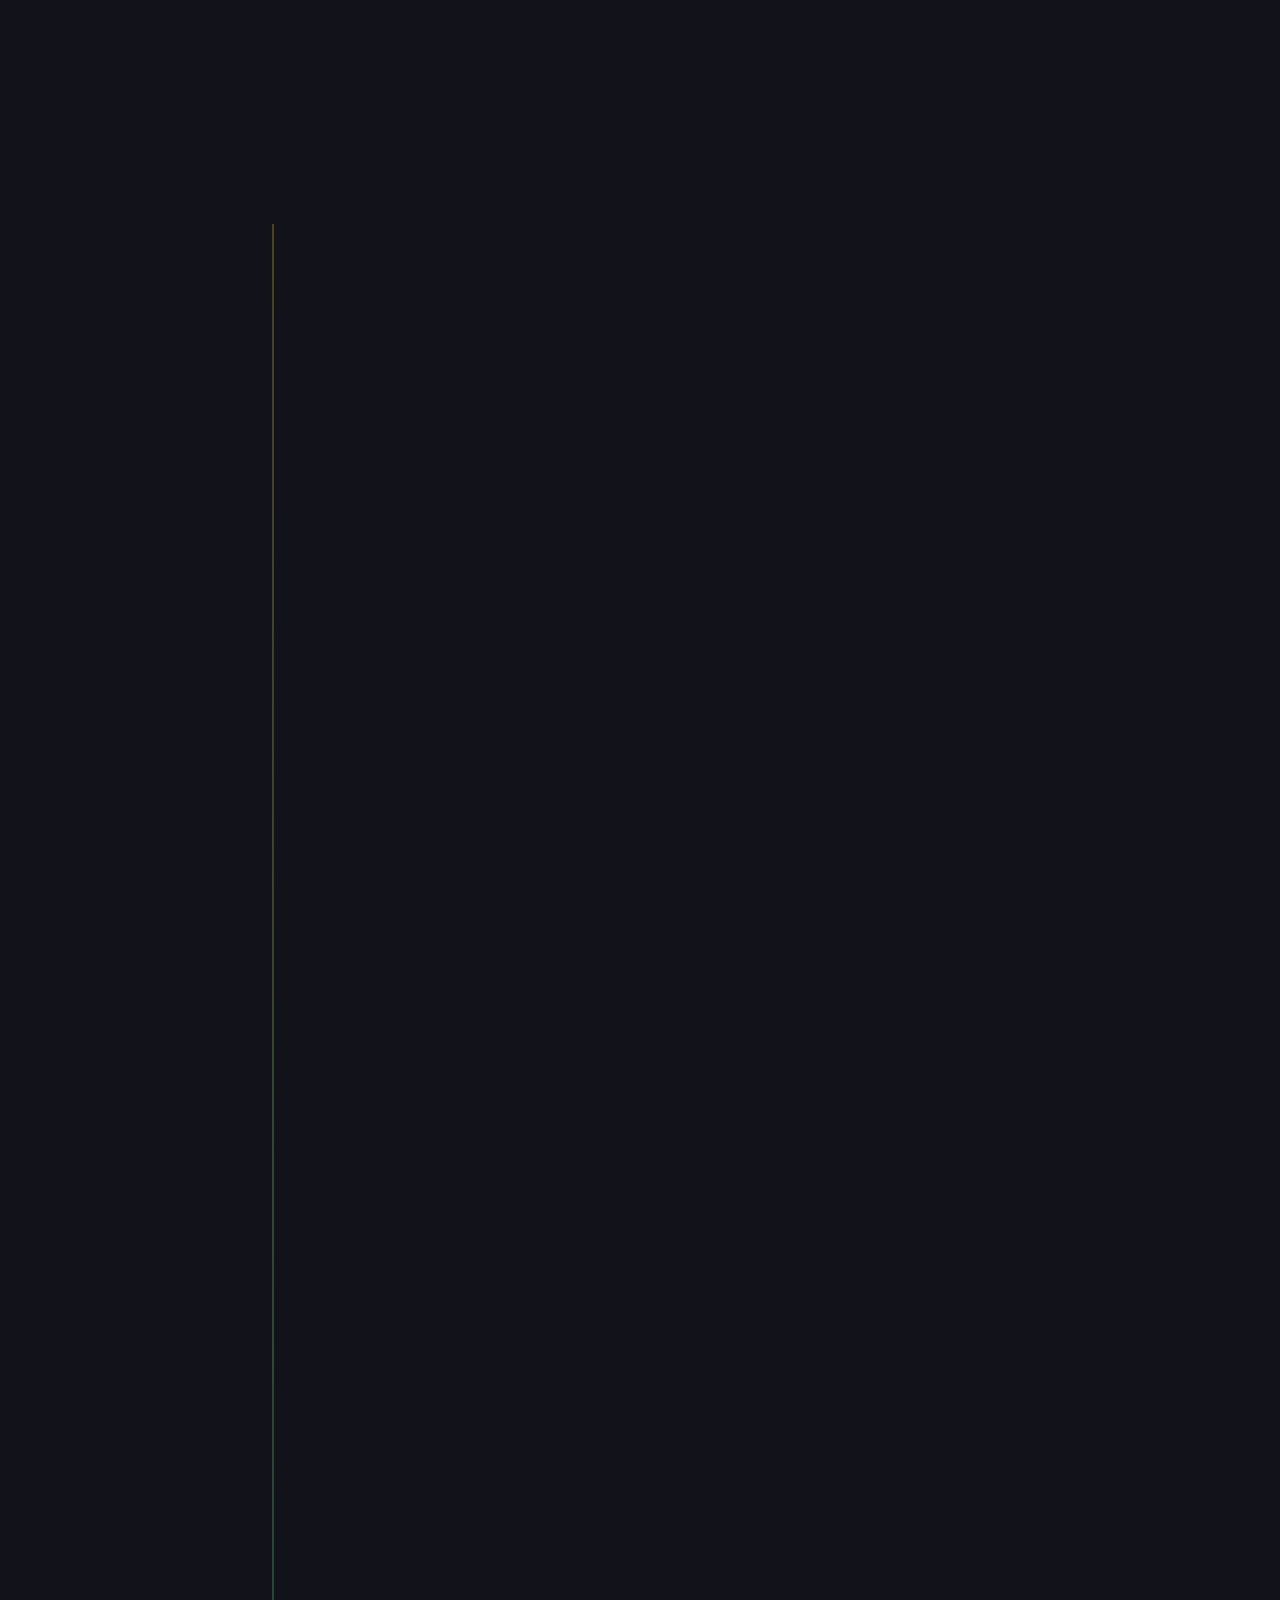
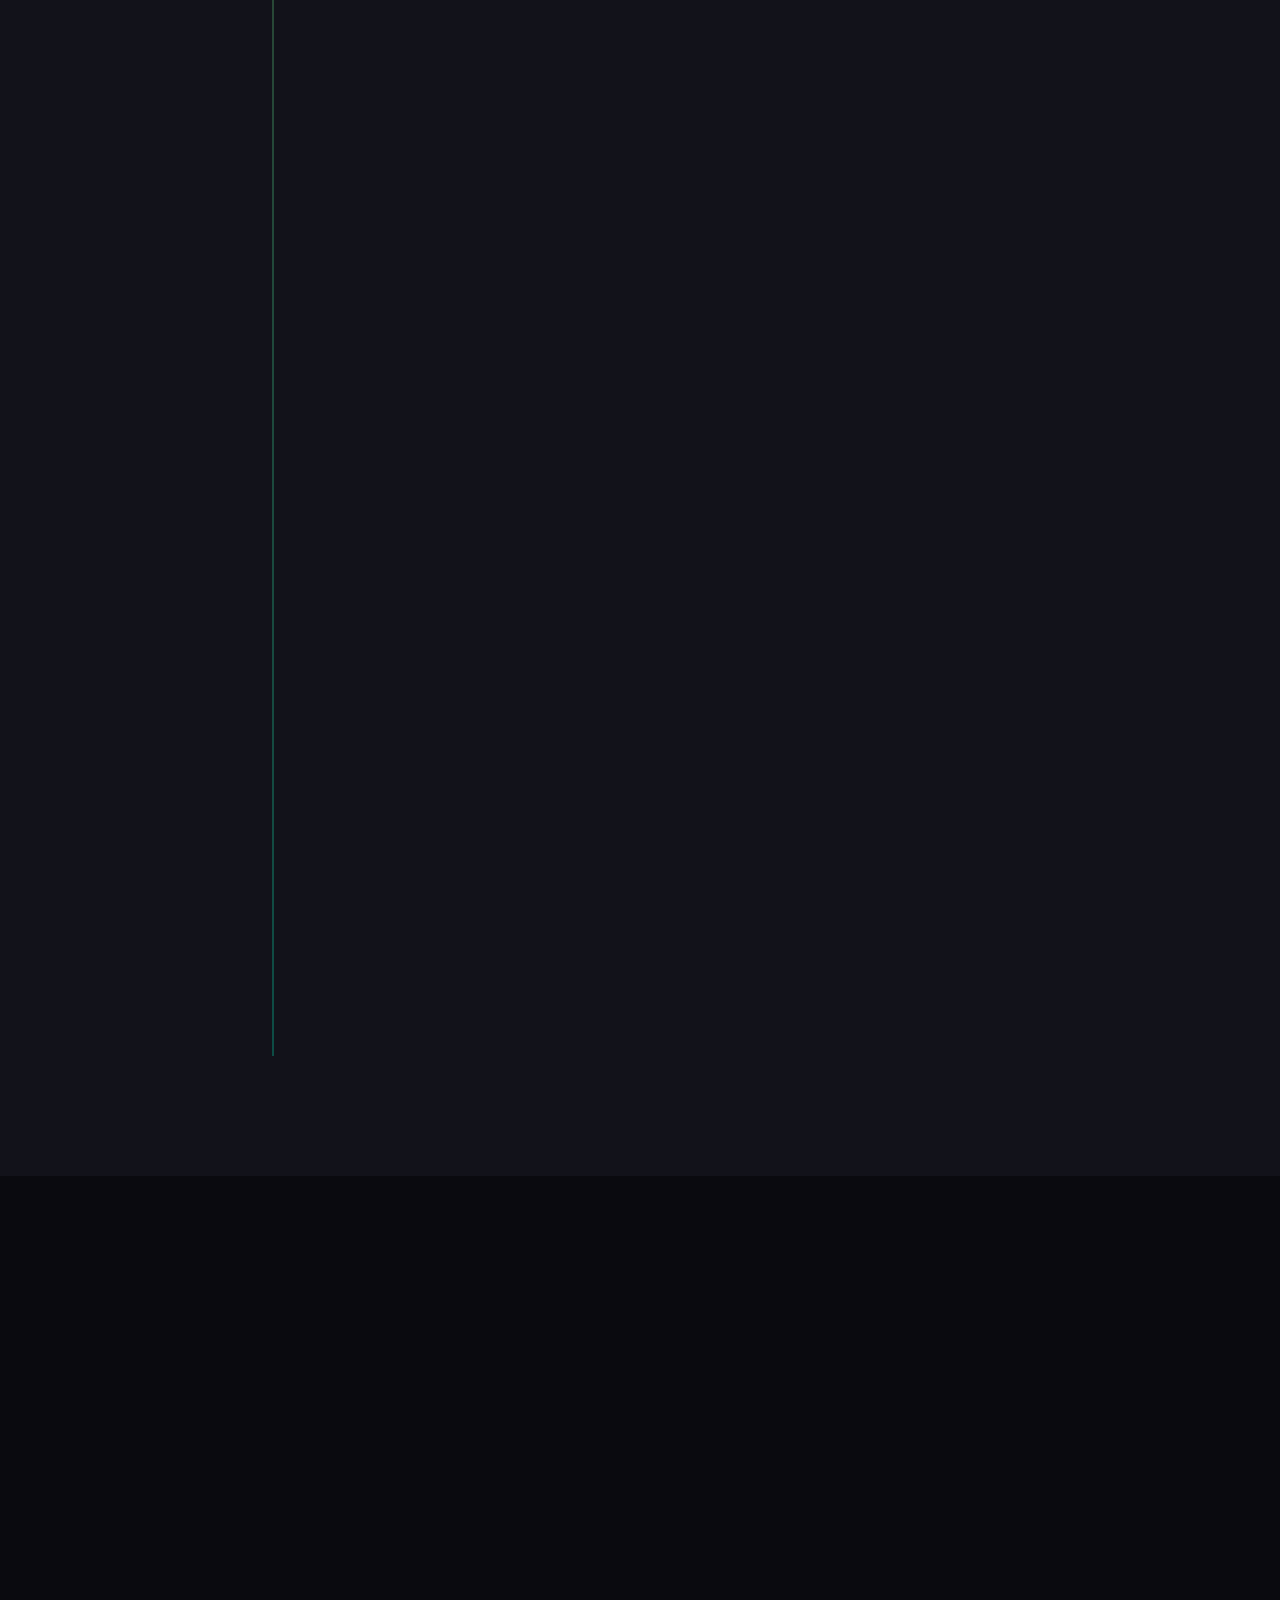
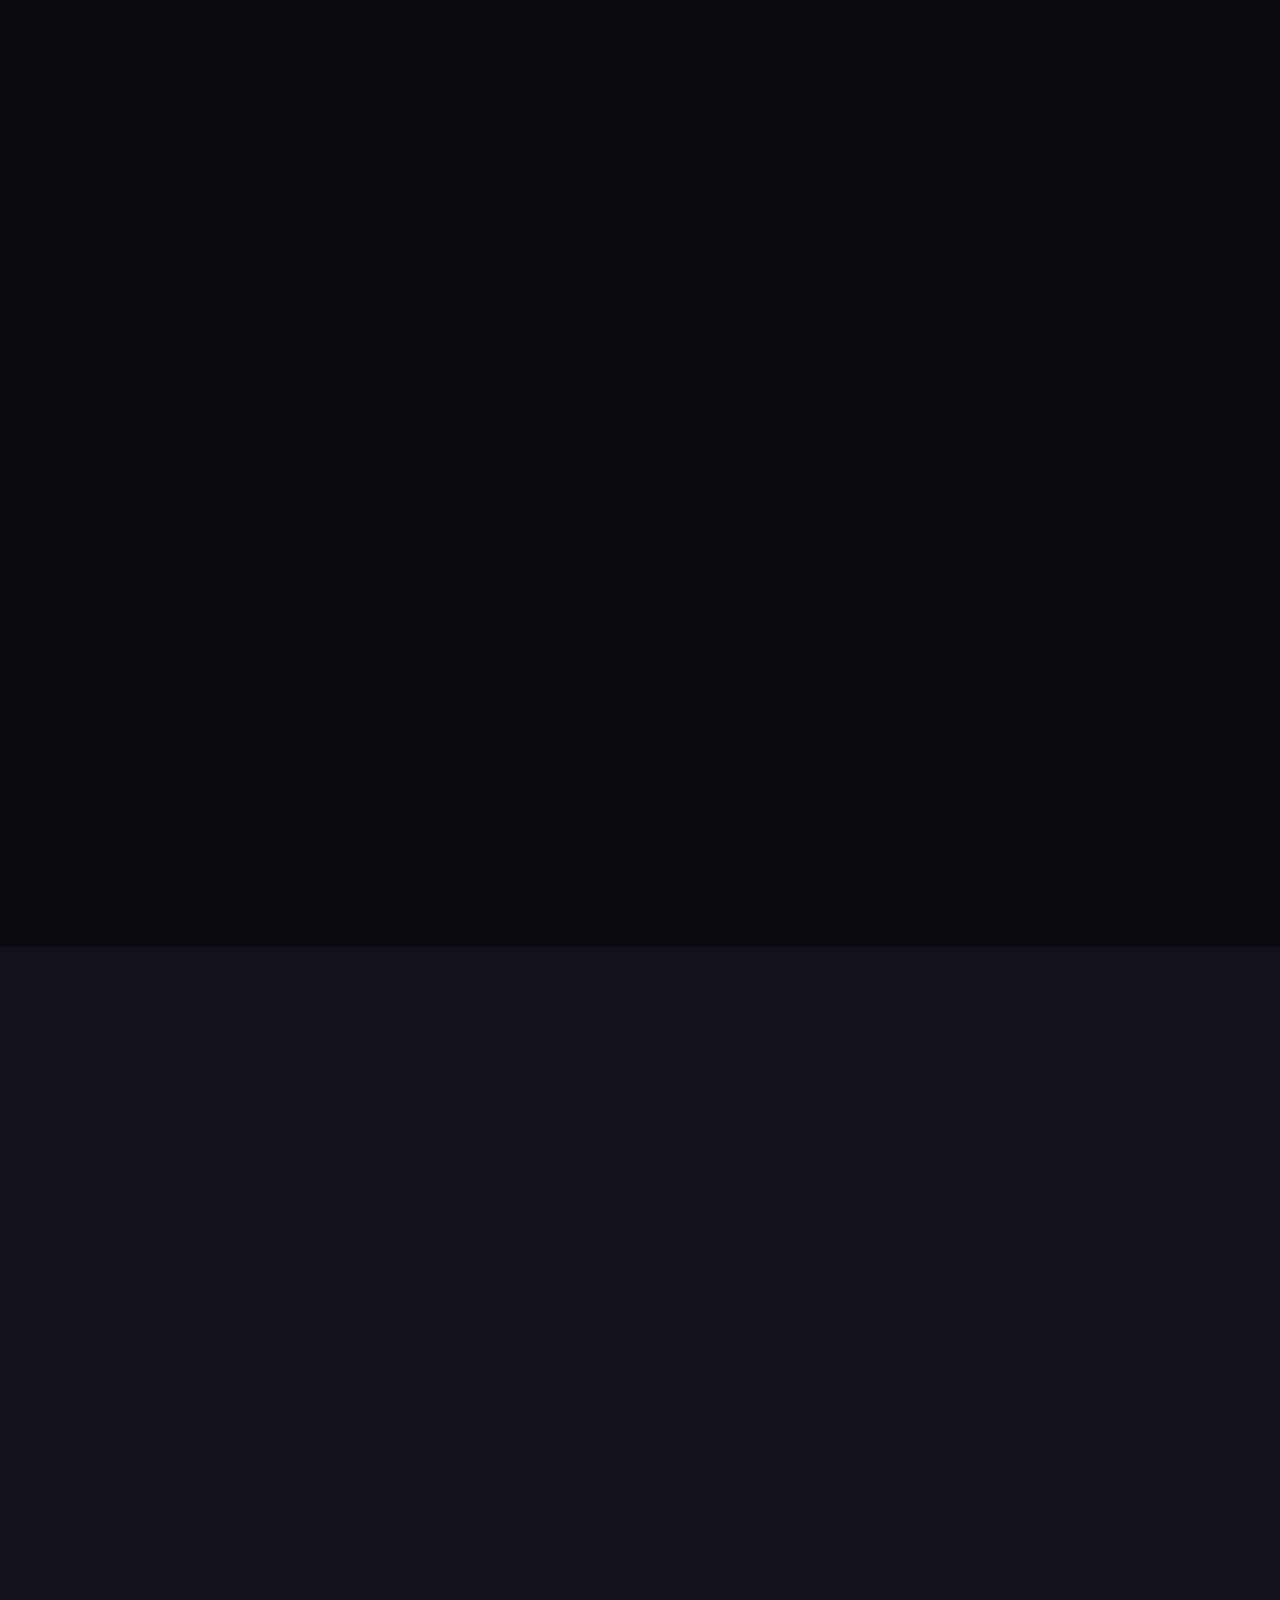
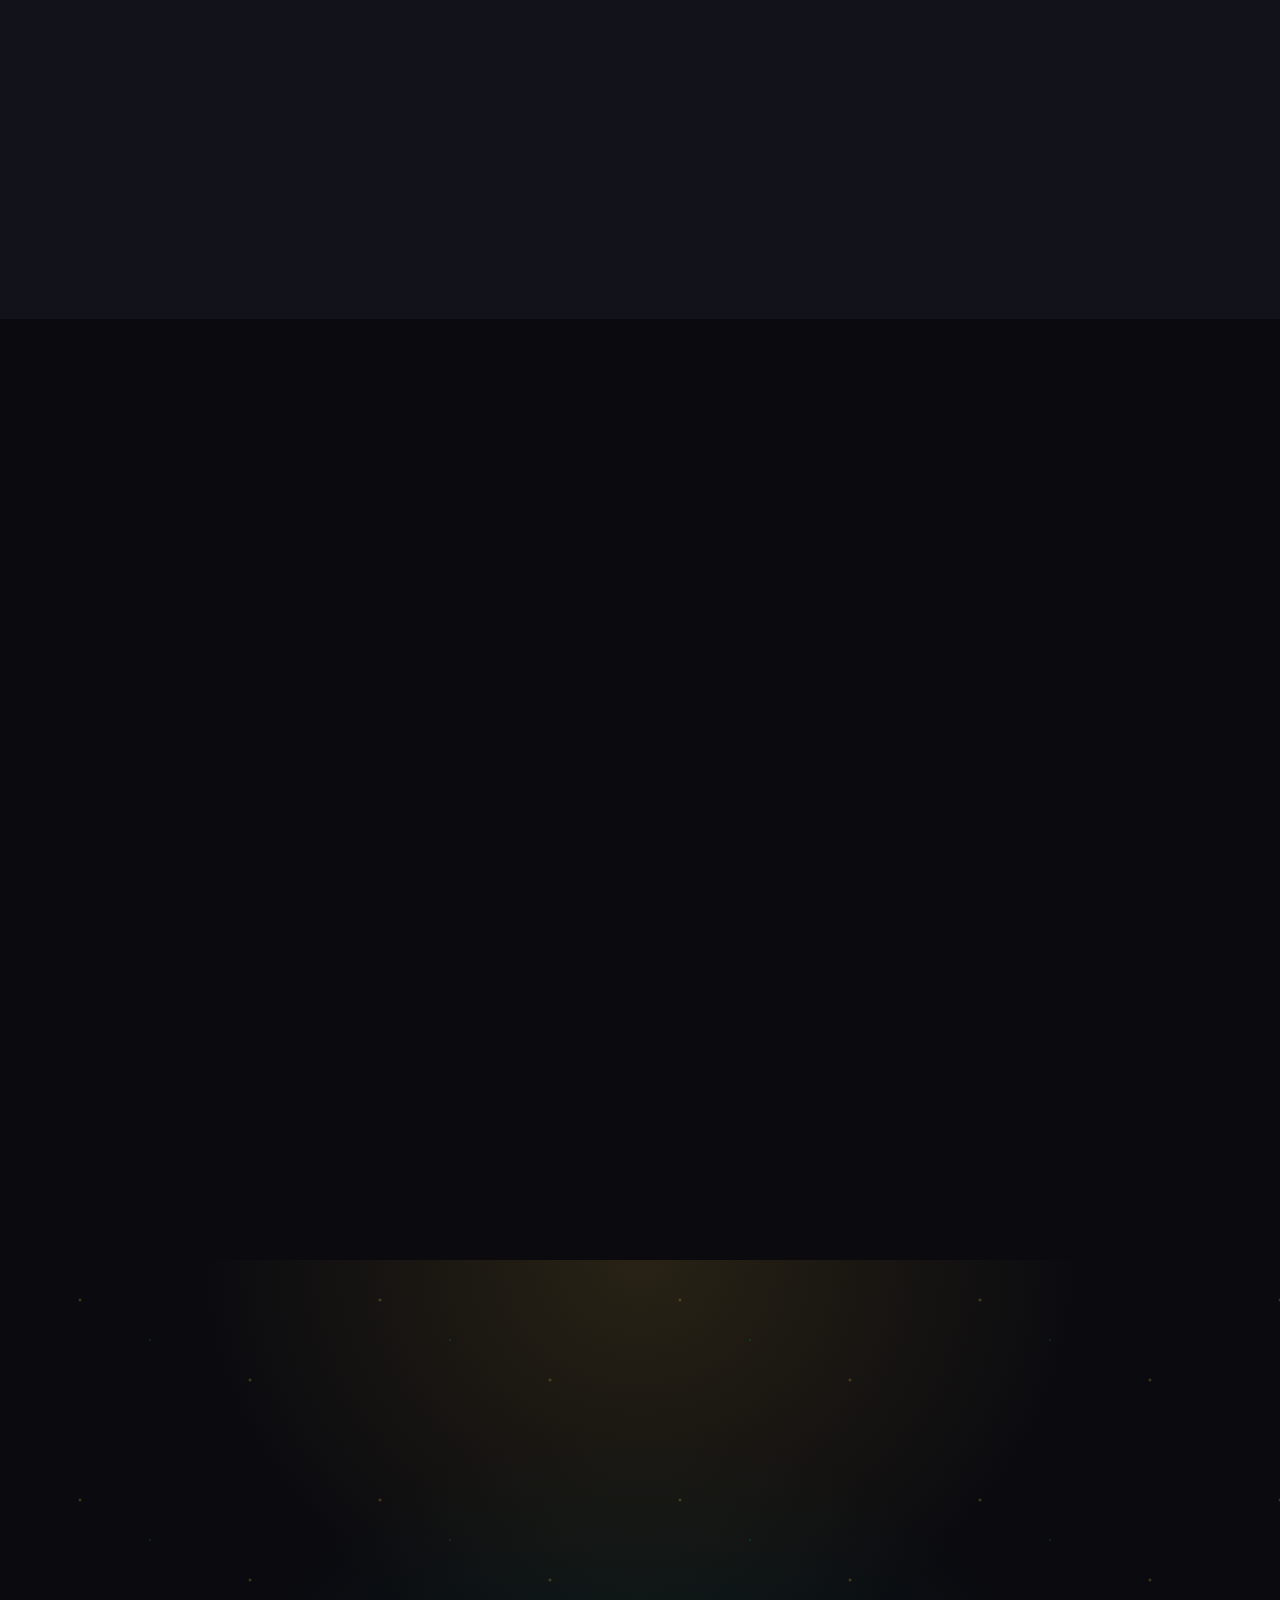
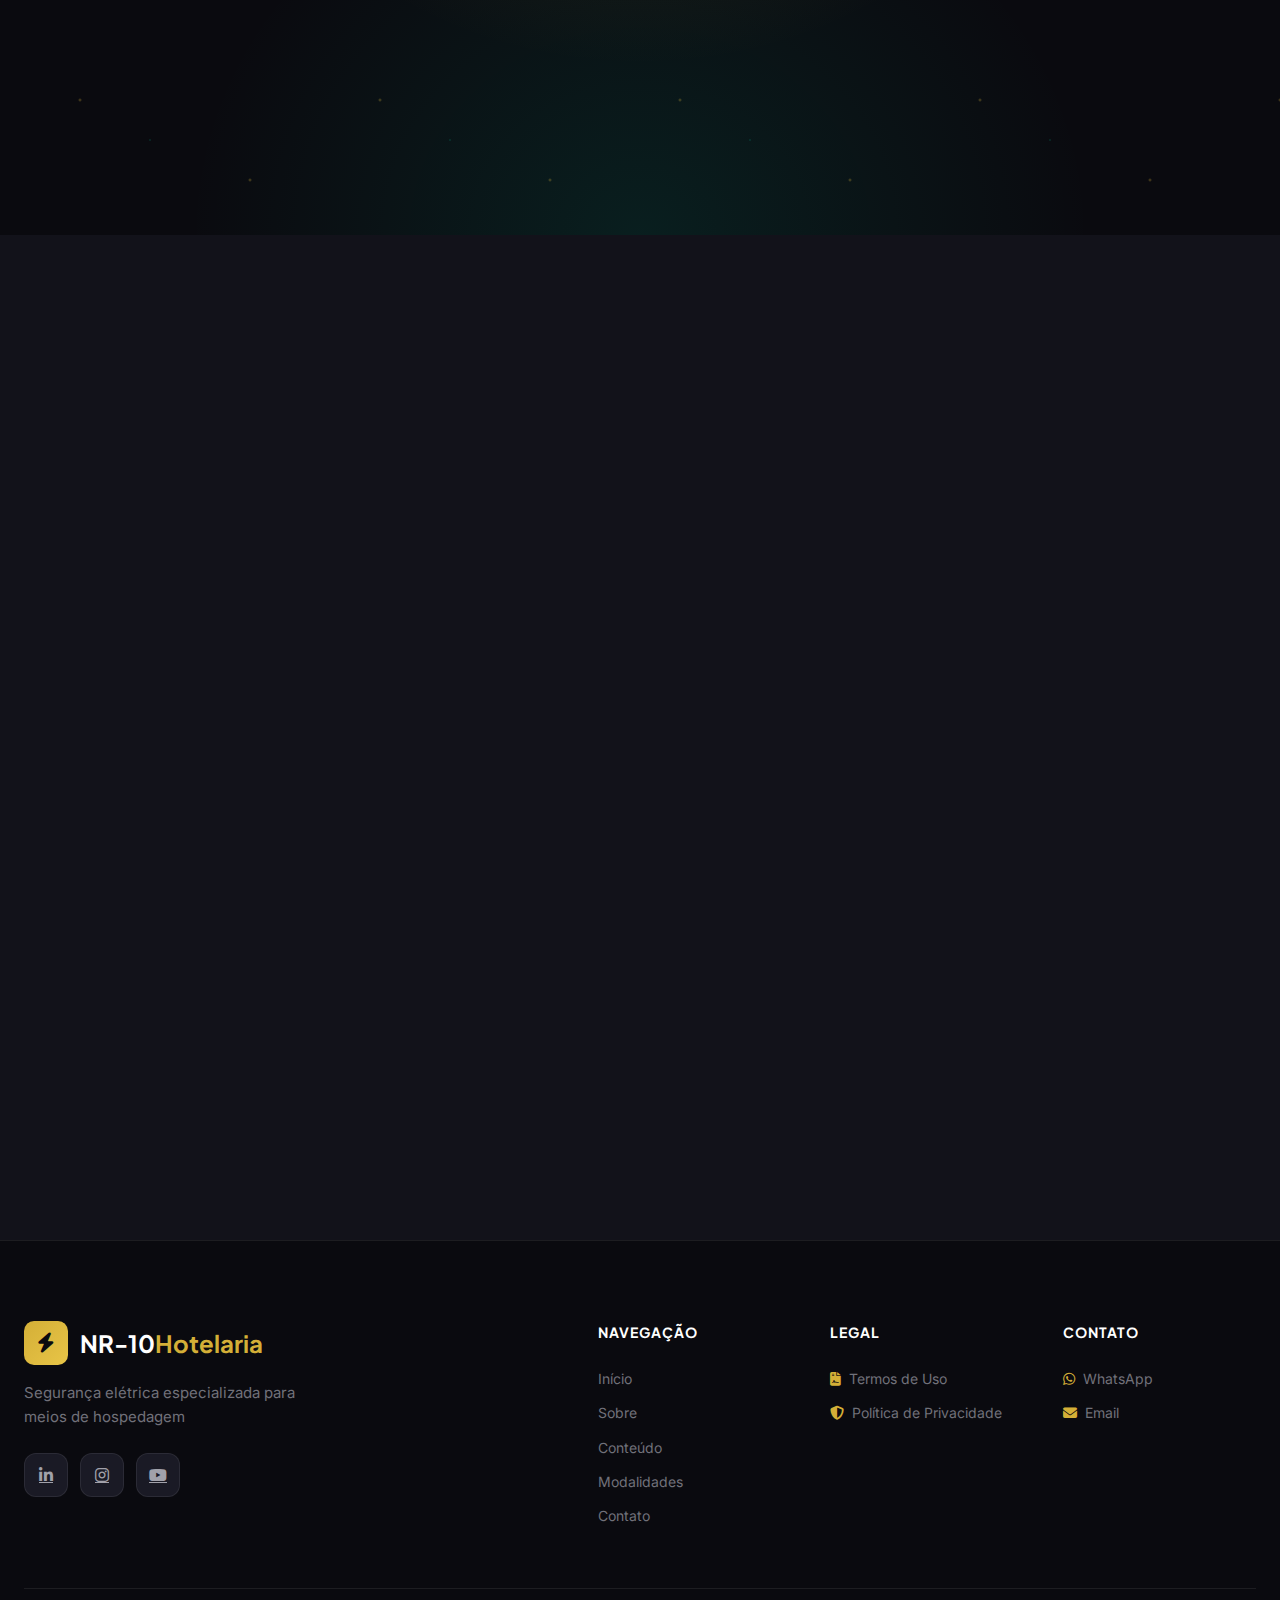
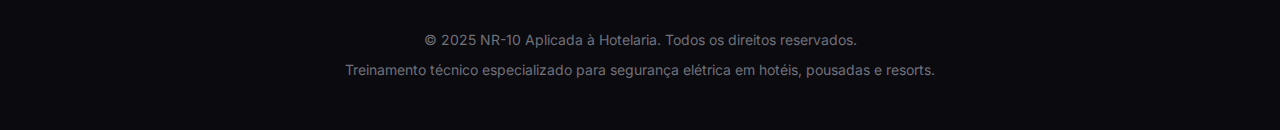
<file: premium/index.html>
<!DOCTYPE html>
<html lang="pt-BR">
<head>
    <meta charset="UTF-8">
    <meta name="viewport" content="width=device-width, initial-scale=1.0">
    <title>NR-10 Aplicada à Hotelaria | Treinamento Técnico Especializado</title>
    <meta name="description" content="Treinamento NR-10 especializado para eletricistas de hotéis, pousadas e resorts. Capacitação técnica com foco em áreas molhadas, sistemas críticos e operação com ocupação ativa.">
    <meta name="keywords" content="NR-10, hotelaria, segurança elétrica, treinamento, hotéis, resorts, eletricistas">
    <meta name="author" content="NR-10 Hotelaria">
    <meta property="og:title" content="NR-10 Aplicada à Hotelaria">
    <meta property="og:description" content="Treinamento técnico especializado para segurança elétrica em meios de hospedagem.">
    <meta property="og:type" content="website">
    <link rel="preconnect" href="https://fonts.googleapis.com">
    <link rel="preconnect" href="https://fonts.gstatic.com" crossorigin>
    <link href="https://fonts.googleapis.com/css2?family=Plus+Jakarta+Sans:wght@300;400;500;600;700;800&family=Inter:wght@300;400;500;600;700&display=swap" rel="stylesheet">
    <link rel="stylesheet" href="https://cdnjs.cloudflare.com/ajax/libs/font-awesome/6.4.0/css/all.min.css">
    <link rel="stylesheet" href="css/style.css">
</head>
<body>
    <!-- Preloader -->
    <div class="preloader" id="preloader">
        <div class="preloader-content">
            <div class="preloader-icon">
                <i class="fas fa-bolt"></i>
            </div>
            <div class="preloader-text">NR-10<span class="highlight">Hotelaria</span></div>
            <div class="preloader-bar">
                <div class="preloader-progress"></div>
            </div>
        </div>
    </div>

    <!-- Custom Cursor -->
    <div class="cursor" id="cursor"></div>
    <div class="cursor-follower" id="cursorFollower"></div>

    <!-- Progress Bar -->
    <div class="progress-bar" id="progressBar"></div>

    <!-- Navigation -->
    <nav class="navbar" id="navbar">
        <div class="nav-container">
            <a href="#" class="nav-logo">
                <div class="logo-icon">
                    <i class="fas fa-bolt"></i>
                </div>
                <span class="logo-text">NR-10<span class="highlight">Hotelaria</span></span>
            </a>
            
            <ul class="nav-menu" id="navMenu">
                <li class="nav-item">
                    <a href="#inicio" class="nav-link active">
                        <span class="nav-link-text">Início</span>
                        <span class="nav-link-hover"></span>
                    </a>
                </li>
                <li class="nav-item">
                    <a href="#sobre" class="nav-link">
                        <span class="nav-link-text">Sobre</span>
                        <span class="nav-link-hover"></span>
                    </a>
                </li>
                <li class="nav-item">
                    <a href="#conteudo" class="nav-link">
                        <span class="nav-link-text">Conteúdo</span>
                        <span class="nav-link-hover"></span>
                    </a>
                </li>
                <li class="nav-item">
                    <a href="#modalidades" class="nav-link">
                        <span class="nav-link-text">Modalidades</span>
                        <span class="nav-link-hover"></span>
                    </a>
                </li>
                <li class="nav-item">
                    <a href="#depoimentos" class="nav-link">
                        <span class="nav-link-text">Por que Investir</span>
                        <span class="nav-link-hover"></span>
                    </a>
                </li>
                <li class="nav-item">
                    <a href="#contato" class="nav-link">
                        <span class="nav-link-text">Contato</span>
                        <span class="nav-link-hover"></span>
                    </a>
                </li>
            </ul>

            <div class="nav-actions">
                <a href="https://wa.me/" class="nav-cta" target="_blank">
                    <span>Fale Conosco</span>
                    <i class="fas fa-arrow-right"></i>
                </a>
                <button class="nav-toggle" id="navToggle" aria-label="Menu">
                    <span></span>
                    <span></span>
                    <span></span>
                </button>
            </div>
        </div>
    </nav>

    <!-- Hero Section -->
    <section class="hero" id="inicio">
        <div class="hero-bg">
            <div class="hero-particles" id="particles"></div>
            <div class="hero-gradient"></div>
            <div class="hero-grid"></div>
        </div>
        
        <div class="hero-content">
            <div class="hero-badge" data-aos="fade-up">
                <i class="fas fa-certificate"></i>
                <span>Treinamento Certificado e Reconhecido</span>
            </div>
            
            <h1 class="hero-title" data-aos="fade-up" data-aos-delay="100">
                <span class="title-line">Segurança Elétrica</span>
                <span class="title-line highlight">Especializada</span>
                <span class="title-line">para Hotelaria</span>
            </h1>
            
            <p class="hero-description" data-aos="fade-up" data-aos-delay="200">
                Capacitação técnica avançada para eletricistas de <strong>hotéis, pousadas e resorts</strong>. 
                Protocolos específicos para áreas molhadas, sistemas críticos e operação com ocupação ativa.
            </p>
            
            <div class="hero-actions" data-aos="fade-up" data-aos-delay="300">
                <a href="#contato" class="btn btn-primary btn-glow">
                    <span>Solicitar Proposta</span>
                    <i class="fas fa-paper-plane"></i>
                </a>
                <a href="#conteudo" class="btn btn-secondary">
                    <i class="fas fa-play"></i>
                    <span>Ver Conteúdo</span>
                </a>
            </div>

            <div class="hero-stats" data-aos="fade-up" data-aos-delay="400">
                <div class="stat-card">
                    <div class="stat-icon">
                        <i class="fas fa-bolt"></i>
                    </div>
                    <div class="stat-info">
                        <span class="stat-number" data-count="40">0</span>
                        <span class="stat-suffix">h</span>
                        <span class="stat-label">Básico</span>
                    </div>
                </div>
                <div class="stat-divider"></div>
                <div class="stat-card">
                    <div class="stat-icon">
                        <i class="fas fa-hard-hat"></i>
                    </div>
                    <div class="stat-info">
                        <span class="stat-number" data-count="40">0</span>
                        <span class="stat-suffix">h</span>
                        <span class="stat-label">SEP</span>
                    </div>
                </div>
                <div class="stat-divider"></div>
                <div class="stat-card">
                    <div class="stat-icon">
                        <i class="fas fa-sync-alt"></i>
                    </div>
                    <div class="stat-info">
                        <span class="stat-number" data-count="16">0</span>
                        <span class="stat-suffix">h</span>
                        <span class="stat-label">08/16h Reciclagens</span>
                    </div>
                </div>
                <div class="stat-divider"></div>
                <div class="stat-card">
                    <div class="stat-icon">
                        <i class="fas fa-award"></i>
                    </div>
                    <div class="stat-info">
                        <span class="stat-number" data-count="100">0</span>
                        <span class="stat-suffix">%</span>
                        <span class="stat-label">Setorial</span>
                    </div>
                </div>
            </div>
        </div>

        <div class="hero-scroll">
            <div class="scroll-indicator">
                <span>Scroll</span>
                <div class="scroll-line">
                    <div class="scroll-dot"></div>
                </div>
            </div>
        </div>
    </section>

    <!-- Clients Section -->
    <section class="clients">
        <div class="clients-container">
            <p class="clients-label">Ideal para profissionais de:</p>
            <div class="clients-marquee">
                <div class="clients-track">
                    <span><i class="fas fa-hotel"></i> Hotéis 5 Estrelas</span>
                    <span><i class="fas fa-umbrella-beach"></i> Resorts</span>
                    <span><i class="fas fa-bed"></i> Pousadas Premium</span>
                    <span><i class="fas fa-building"></i> Condomínios</span>
                    <span><i class="fas fa-spa"></i> Spas & Wellness</span>
                    <span><i class="fas fa-water"></i> Parques Aquáticos</span>
                    <!-- Repeat for infinite scroll -->
                    <span><i class="fas fa-hotel"></i> Hotéis 5 Estrelas</span>
                    <span><i class="fas fa-umbrella-beach"></i> Resorts</span>
                    <span><i class="fas fa-bed"></i> Pousadas Premium</span>
                    <span><i class="fas fa-building"></i> Condomínios</span>
                    <span><i class="fas fa-spa"></i> Spas & Wellness</span>
                    <span><i class="fas fa-water"></i> Parques Aquáticos</span>
                </div>
            </div>
        </div>
    </section>

    <!-- Problem/Solution Section -->
    <section class="problem-solution" id="sobre">
        <div class="section-container">
            <div class="section-header" data-aos="fade-up">
                <span class="section-eyebrow">O Desafio</span>
                <h2 class="section-title">Por que a NR-10 genérica<br>é insuficiente?</h2>
            </div>

            <div class="problems-grid">
                <div class="problem-card" data-aos="fade-up" data-aos-delay="100">
                    <div class="problem-visual">
                        <div class="problem-icon-wrap">
                            <i class="fas fa-water"></i>
                        </div>
                        <div class="problem-glow"></div>
                    </div>
                    <div class="problem-content">
                        <span class="problem-number">01</span>
                        <h3>Áreas Molhadas de Alto Risco</h3>
                        <p>Piscinas, SPA, cozinhas industriais e lavanderias apresentam risco elevado de choque elétrico que exige protocolos específicos de isolamento e aterramento.</p>
                        <ul class="problem-list">
                            <li>Risco de choque indireto</li>
                            <li>Equipamentos submersíveis</li>
                            <li>Áreas classe 0 e 1</li>
                        </ul>
                    </div>
                </div>

                <div class="problem-card" data-aos="fade-up" data-aos-delay="200">
                    <div class="problem-visual">
                        <div class="problem-icon-wrap">
                            <i class="fas fa-users"></i>
                        </div>
                        <div class="problem-glow"></div>
                    </div>
                    <div class="problem-content">
                        <span class="problem-number">02</span>
                        <h3>Operação 24/7 com Público</h3>
                        <p>Manutenção elétrica precisa ser realizada com hóspedes presentes, exigindo procedimentos rigorosos de isolamento, sinalização e comunicação.</p>
                        <ul class="problem-list">
                            <li>Isolamento temporário de áreas</li>
                            <li>Sinalização especializada</li>
                            <li>Controle de acesso técnico</li>
                        </ul>
                    </div>
                </div>

                <div class="problem-card" data-aos="fade-up" data-aos-delay="300">
                    <div class="problem-visual">
                        <div class="problem-icon-wrap">
                            <i class="fas fa-bolt"></i>
                        </div>
                        <div class="problem-glow"></div>
                    </div>
                    <div class="problem-content">
                        <span class="problem-number">03</span>
                        <h3>Sistemas Críticos</h3>
                        <p>Geradores, ATS, sistemas de incêndio e HVAC são essenciais para a operação e demandam manutenção preventiva com alta confiabilidade.</p>
                        <ul class="problem-list">
                            <li>Grupos geradores</li>
                            <li>Transferência automática</li>
                            <li>Cargas prioritárias</li>
                        </ul>
                    </div>
                </div>

                <div class="problem-card" data-aos="fade-up" data-aos-delay="400">
                    <div class="problem-visual">
                        <div class="problem-icon-wrap">
                            <i class="fas fa-balance-scale"></i>
                        </div>
                        <div class="problem-glow"></div>
                    </div>
                    <div class="problem-content">
                        <span class="problem-number">04</span>
                        <h3>Alto Risco Jurídico</h3>
                        <p>Acidentes elétricos em hotéis geram exposição legal significativa. Treinamento específico documentado é proteção jurídica para a empresa.</p>
                        <ul class="problem-list">
                            <li>Responsabilidade civil</li>
                            <li>Auditorias e fiscalizações</li>
                            <li>Seguros e garantias</li>
                        </ul>
                    </div>
                </div>
            </div>
        </div>
    </section>

    <!-- Features Section -->
    <section class="features">
        <div class="features-container">
            <div class="features-visual" data-aos="fade-right">
                <div class="features-image">
                    <div class="image-frame">
                        <div class="image-content">
                            <i class="fas fa-shield-alt"></i>
                            <span>Material Auditável</span>
                        </div>
                        <div class="frame-corner top-left"></div>
                        <div class="frame-corner top-right"></div>
                        <div class="frame-corner bottom-left"></div>
                        <div class="frame-corner bottom-right"></div>
                    </div>
                    <div class="floating-badge badge-1">
                        <i class="fas fa-check-circle"></i>
                        <span>Normatizado</span>
                    </div>
                    <div class="floating-badge badge-2">
                        <i class="fas fa-file-signature"></i>
                        <span>Documentado</span>
                    </div>
                </div>
            </div>

            <div class="features-content" data-aos="fade-left">
                <span class="section-eyebrow">A Solução</span>
                <h2 class="section-title">Treinamento Técnico,<br>Normativo e Operacional</h2>
                <p class="features-text">
                    Desenvolvido especificamente para a realidade da <strong>manutenção elétrica em meios de hospedagem</strong>. 
                    Não é uma NR-10 genérica com "exemplos de hotel" — é um programa completo construído a partir das 
                    necessidades reais do setor.
                </p>

                <div class="features-list">
                    <div class="feature-item">
                        <div class="feature-icon">
                            <i class="fas fa-hotel"></i>
                        </div>
                        <div class="feature-text">
                            <h4>Conteúdo 100% Setorial</h4>
                            <p>Todos os exemplos, casos e procedimentos são específicos para hotelaria.</p>
                        </div>
                    </div>
                    <div class="feature-item">
                        <div class="feature-icon">
                            <i class="fas fa-clipboard-check"></i>
                        </div>
                        <div class="feature-text">
                            <h4>Material Auditável</h4>
                            <p>Documentação completa para fiscalizações e auditorias.</p>
                        </div>
                    </div>
                    <div class="feature-item">
                        <div class="feature-icon">
                            <i class="fas fa-exclamation-triangle"></i>
                        </div>
                        <div class="feature-text">
                            <h4>Casos Reais de Acidentes</h4>
                            <p>Estudos de caso baseados em incidentes documentados.</p>
                        </div>
                    </div>
                    <div class="feature-item">
                        <div class="feature-icon">
                            <i class="fas fa-tasks"></i>
                        </div>
                        <div class="feature-text">
                            <h4>Checklists Operacionais</h4>
                            <p>Ferramentas práticas para uso imediato.</p>
                        </div>
                    </div>
                </div>
            </div>
        </div>
    </section>

    <!-- Modules Section -->
    <section class="modules" id="conteudo">
        <div class="section-container">
            <div class="section-header" data-aos="fade-up">
                <span class="section-eyebrow">Conteúdo Programático</span>
                <h2 class="section-title">O que você vai dominar</h2>
                <p class="section-subtitle">8 módulos especializados desenvolvidos para a realidade da hotelaria</p>
            </div>

            <div class="modules-timeline">
                <div class="timeline-line"></div>
                
                <div class="module-card" data-aos="fade-up" data-aos-delay="100">
                    <div class="module-marker">
                        <span class="module-number">01</span>
                    </div>
                    <div class="module-content">
                        <div class="module-icon">
                            <i class="fas fa-building"></i>
                        </div>
                        <h3>Arquitetura Elétrica em Meios de Hospedagem</h3>
                        <p>Distribuição elétrica por pavimentos, quadros setoriais, cargas críticas e setorização elétrica em hotéis.</p>
                        <div class="module-tags">
                            <span>Quadros BT</span>
                            <span>Subestações</span>
                            <span>Coordenação</span>
                        </div>
                    </div>
                </div>

                <div class="module-card" data-aos="fade-up" data-aos-delay="150">
                    <div class="module-marker">
                        <span class="module-number">02</span>
                    </div>
                    <div class="module-content">
                        <div class="module-icon">
                            <i class="fas fa-water"></i>
                        </div>
                        <h3>Áreas de Alto Risco</h3>
                        <p>Piscinas, SPA, cozinhas industriais, lavanderias, casas de máquinas e áreas externas molhadas.</p>
                        <div class="module-tags">
                            <span>IP Rating</span>
                            <span>Aterramento</span>
                            <span>DR</span>
                        </div>
                    </div>
                </div>

                <div class="module-card" data-aos="fade-up" data-aos-delay="200">
                    <div class="module-marker">
                        <span class="module-number">03</span>
                    </div>
                    <div class="module-content">
                        <div class="module-icon">
                            <i class="fas fa-snowflake"></i>
                        </div>
                        <h3>Sistemas Eletromecânicos Pesados</h3>
                        <p>HVAC central, chillers, bombas, torres de resfriamento e painéis de comando.</p>
                        <div class="module-tags">
                            <span>Chillers</span>
                            <span>Bombas</span>
                            <span>HVAC</span>
                        </div>
                    </div>
                </div>

                <div class="module-card" data-aos="fade-up" data-aos-delay="250">
                    <div class="module-marker">
                        <span class="module-number">04</span>
                    </div>
                    <div class="module-content">
                        <div class="module-icon">
                            <i class="fas fa-car-battery"></i>
                        </div>
                        <h3>Sistemas de Emergência</h3>
                        <p>Geradores, ATS (transferência automática), cargas prioritárias, testes com carga e riscos operacionais.</p>
                        <div class="module-tags">
                            <span>Geradores</span>
                            <span>ATS</span>
                            <span>NO-BREAK</span>
                        </div>
                    </div>
                </div>

                <div class="module-card" data-aos="fade-up" data-aos-delay="300">
                    <div class="module-marker">
                        <span class="module-number">05</span>
                    </div>
                    <div class="module-content">
                        <div class="module-icon">
                            <i class="fas fa-user-shield"></i>
                        </div>
                        <h3>Trabalhos com Ocupação Ativa</h3>
                        <p>Manutenção com hóspedes presentes, isolamento temporário, bloqueio e etiquetagem, controle de acesso.</p>
                        <div class="module-tags">
                            <span>LOTO</span>
                            <span>Sinalização</span>
                            <span>Comunicação</span>
                        </div>
                    </div>
                </div>

                <div class="module-card" data-aos="fade-up" data-aos-delay="350">
                    <div class="module-marker">
                        <span class="module-number">06</span>
                    </div>
                    <div class="module-content">
                        <div class="module-icon">
                            <i class="fas fa-fire-extinguisher"></i>
                        </div>
                        <h3>Integração com Sistemas de Incêndio</h3>
                        <p>Bombas de incêndio, iluminação de emergência, pressurização, sistemas de detecção e interface elétrica.</p>
                        <div class="module-tags">
                            <span>NR-23</span>
                            <span>Central Alarme</span>
                            <span>SPDA</span>
                        </div>
                    </div>
                </div>

                <div class="module-card" data-aos="fade-up" data-aos-delay="400">
                    <div class="module-marker">
                        <span class="module-number">07</span>
                    </div>
                    <div class="module-content">
                        <div class="module-icon">
                            <i class="fas fa-clipboard-check"></i>
                        </div>
                        <h3>Procedimentos Operacionais Seguros</h3>
                        <p>Desenergização, verificação de ausência de tensão, aterramento temporário, sequência segura de intervenção.</p>
                        <div class="module-tags">
                            <span>PT</span>
                            <span>AT</span>
                            <span>Procedimentos</span>
                        </div>
                    </div>
                </div>

                <div class="module-card" data-aos="fade-up" data-aos-delay="450">
                    <div class="module-marker">
                        <span class="module-number">08</span>
                    </div>
                    <div class="module-content">
                        <div class="module-icon">
                            <i class="fas fa-search"></i>
                        </div>
                        <h3>Estudos de Caso Reais</h3>
                        <p>Acidentes em piscinas, falhas em cozinhas, choque em áreas molhadas, falhas de gerador e lições aprendidas.</p>
                        <div class="module-tags">
                            <span>Perícias</span>
                            <span>Investigação</span>
                            <span>Prevenção</span>
                        </div>
                    </div>
                </div>
            </div>
        </div>
    </section>

    <!-- Pricing Section -->
    <section class="pricing" id="modalidades">
        <div class="section-container">
            <div class="section-header" data-aos="fade-up">
                <span class="section-eyebrow">Modalidades</span>
                <h2 class="section-title">Escolha o formato ideal</h2>
                <p class="section-subtitle">Opções flexíveis para atender diferentes necessidades</p>
            </div>

            <div class="pricing-grid pricing-spotlight">
                <div class="spotlight"></div>
                <!-- Básico -->
                <div class="pricing-card" data-aos="fade-up" data-aos-delay="100">
                    <div class="pricing-header">
                        <div class="pricing-icon">
                            <i class="fas fa-bolt"></i>
                        </div>
                        <h3 class="pricing-name">NR-10 Básico</h3>
                        <div class="pricing-hours">
                            <span class="hours-number">40</span>
                            <span class="hours-label">horas</span>
                        </div>
                    </div>
                    <div class="pricing-body">
                        <p class="pricing-desc">Fundamentos da segurança com eletricidade aplicados à realidade da hotelaria.</p>
                        <ul class="pricing-features">
                            <li><i class="fas fa-check"></i> Princípios do risco elétrico</li>
                            <li><i class="fas fa-check"></i> Efeitos no corpo humano</li>
                            <li><i class="fas fa-check"></i> Medidas de proteção</li>
                            <li><i class="fas fa-check"></i> Prontuário das instalações</li>
                            <li><i class="fas fa-check"></i> Procedimentos e PT</li>
                            <li><i class="fas fa-check"></i> Contextualização hoteleira</li>
                        </ul>
                    </div>
                    <div class="pricing-footer">
                        <a href="#contato" class="btn btn-outline btn-block">Solicitar Informações</a>
                    </div>
                </div>

                <!-- SEP -->
                <div class="pricing-card" data-aos="fade-up" data-aos-delay="200">
                    <div class="pricing-header">
                        <div class="pricing-icon">
                            <i class="fas fa-hard-hat"></i>
                        </div>
                        <h3 class="pricing-name">NR-10 SEP</h3>
                        <div class="pricing-hours">
                            <span class="hours-number">40</span>
                            <span class="hours-label">horas</span>
                        </div>
                    </div>
                    <div class="pricing-body">
                        <p class="pricing-desc">Serviços em Eletricidade para profissionais que trabalham em sistemas energizados.</p>
                        <ul class="pricing-features">
                            <li><i class="fas fa-check"></i> Estudo de arco elétrico</li>
                            <li><i class="fas fa-check"></i> Risco por ignição</li>
                            <li><i class="fas fa-check"></i> EPIs especializados</li>
                            <li><i class="fas fa-check"></i> Ferramentas isoladas</li>
                            <li><i class="fas fa-check"></i> Procedimentos em AT</li>
                            <li><i class="fas fa-check"></i> Sistemas críticos hotelaria</li>
                        </ul>
                    </div>
                    <div class="pricing-footer">
                        <a href="#contato" class="btn btn-outline btn-block">Solicitar Informações</a>
                    </div>
                </div>

                <!-- Reciclagem -->
                <div class="pricing-card" data-aos="fade-up" data-aos-delay="300">
                    <div class="pricing-header">
                        <div class="pricing-icon">
                            <i class="fas fa-sync-alt"></i>
                        </div>
                        <h3 class="pricing-name">Reciclagem</h3>
                        <div class="pricing-hours">
                            <span class="hours-number">08 ou 16</span>
                            <span class="hours-label">horas</span>
                        </div>
                    </div>
                    <div class="pricing-body">
                        <p class="pricing-desc">Atualização obrigatória para profissionais que já possuem NR-10 válida.</p>
                        <ul class="pricing-features">
                            <li><i class="fas fa-check"></i> Atualizações normativas</li>
                            <li><i class="fas fa-check"></i> Revisão de procedimentos</li>
                            <li><i class="fas fa-check"></i> Novos casos de estudo</li>
                            <li><i class="fas fa-check"></i> Contexto hoteleiro</li>
                            <li><i class="fas fa-check"></i> Áreas de risco</li>
                            <li><i class="fas fa-check"></i> Avaliação técnica</li>
                        </ul>
                    </div>
                    <div class="pricing-footer">
                        <a href="#contato" class="btn btn-outline btn-block">Solicitar Informações</a>
                    </div>
                </div>
            </div>

            <!-- Delivery Info -->
            <div class="delivery-info" data-aos="fade-up">
                <div class="delivery-card">
                    <h4><i class="fas fa-laptop"></i> Modalidades de Entrega</h4>
                    <div class="delivery-options">
                        <span class="delivery-tag">Online ao Vivo</span>
                        <span class="delivery-tag">Online Gravado</span>
                        <span class="delivery-tag">In Company</span>
                        <span class="delivery-tag">Turmas Fechadas</span>
                    </div>
                </div>
            </div>
        </div>
    </section>

    <!-- Triggers Section -->
    <section class="triggers" id="depoimentos">
        <div class="section-container">
            <div class="section-header" data-aos="fade-up">
                <span class="section-eyebrow">Por que Investir</span>
                <h2 class="section-title">A realidade da hotelaria exige preparo</h2>
            </div>

            <div class="triggers-marquee" data-aos="fade-up">
                <div class="triggers-track">
                    <div class="trigger-card">
                        <i class="fas fa-exclamation-triangle"></i>
                        <p>"1 acidente elétrico custa mais que anos de treinamento preventivo"</p>
                    </div>
                    <div class="trigger-card">
                        <i class="fas fa-gavel"></i>
                        <p>"Sem capacitação específica, a responsabilidade jurídica é 100% da empresa"</p>
                    </div>
                    <div class="trigger-card">
                        <i class="fas fa-shield-alt"></i>
                        <p>"Material auditável é seu escudo em fiscalizações e processos"</p>
                    </div>
                    <div class="trigger-card">
                        <i class="fas fa-water"></i>
                        <p>"Áreas molhadas são responsáveis por 40% dos acidentes em hotéis"</p>
                    </div>
                    <div class="trigger-card">
                        <i class="fas fa-users"></i>
                        <p>"Hóspedes expostos a riscos elétricos geram indenizações milionárias"</p>
                    </div>
                    <div class="trigger-card">
                        <i class="fas fa-clock"></i>
                        <p>"Operação 24/7 exige protocolos especiais que a NR-10 genérica não ensina"</p>
                    </div>
                    <!-- Duplicates for infinite scroll -->
                    <div class="trigger-card">
                        <i class="fas fa-exclamation-triangle"></i>
                        <p>"1 acidente elétrico custa mais que anos de treinamento preventivo"</p>
                    </div>
                    <div class="trigger-card">
                        <i class="fas fa-gavel"></i>
                        <p>"Sem capacitação específica, a responsabilidade jurídica é 100% da empresa"</p>
                    </div>
                    <div class="trigger-card">
                        <i class="fas fa-shield-alt"></i>
                        <p>"Material auditável é seu escudo em fiscalizações e processos"</p>
                    </div>
                    <div class="trigger-card">
                        <i class="fas fa-water"></i>
                        <p>"Áreas molhadas são responsáveis por 40% dos acidentes em hotéis"</p>
                    </div>
                    <div class="trigger-card">
                        <i class="fas fa-users"></i>
                        <p>"Hóspedes expostos a riscos elétricos geram indenizações milionárias"</p>
                    </div>
                    <div class="trigger-card">
                        <i class="fas fa-clock"></i>
                        <p>"Operação 24/7 exige protocolos especiais que a NR-10 genérica não ensina"</p>
                    </div>
                </div>
            </div>

            <div class="triggers-stats" data-aos="fade-up">
                <div class="trigger-stat">
                    <span class="stat-value">80%</span>
                    <span class="stat-desc">dos acidentes em hotelaria poderiam ser evitados com treinamento específico</span>
                </div>
                <div class="trigger-stat">
                    <span class="stat-value">R$ 1M+</span>
                    <span class="stat-desc">é o valor médio de indenização por acidente com hóspede</span>
                </div>
                <div class="trigger-stat">
                    <span class="stat-value">100%</span>
                    <span class="stat-desc">das redes hoteleiras exigem comprovação de capacitação NR-10</span>
                </div>
            </div>
        </div>
    </section>

    <!-- FAQ Section -->
    <section class="faq">
        <div class="section-container">
            <div class="section-header" data-aos="fade-up">
                <span class="section-eyebrow">Dúvidas Frequentes</span>
                <h2 class="section-title">Perguntas e Respostas</h2>
            </div>

            <div class="faq-grid" data-aos="fade-up">
                <div class="faq-item">
                    <button class="faq-question">
                        <span>Quem pode fazer o treinamento?</span>
                        <i class="fas fa-chevron-down"></i>
                    </button>
                    <div class="faq-answer">
                        <p>O treinamento é indicado para eletricistas de manutenção predial, técnicos de manutenção de hotéis e resorts, supervisores de facilities, engenheiros e técnicos de manutenção, equipes terceirizadas de elétrica e gestores de manutenção hoteleira.</p>
                    </div>
                </div>

                <div class="faq-item">
                    <button class="faq-question">
                        <span>O certificado é válido nacionalmente?</span>
                        <i class="fas fa-chevron-down"></i>
                    </button>
                    <div class="faq-answer">
                        <p>Sim, o certificado é válido em todo o território nacional e segue as diretrizes da NR-10. A carga horária está de acordo com as exigências normativas para habilitação e reciclagem.</p>
                    </div>
                </div>

                <div class="faq-item">
                    <button class="faq-question">
                        <span>Posso fazer apenas o módulo setorial?</span>
                        <i class="fas fa-chevron-down"></i>
                    </button>
                    <div class="faq-answer">
                        <p>Sim, oferecemos a opção de módulo setorial de 16h para profissionais que já possuem NR-10 válida e desejam apenas a especialização em hotelaria.</p>
                    </div>
                </div>

                <div class="faq-item">
                    <button class="faq-question">
                        <span>Treinamento in company tem número mínimo?</span>
                        <i class="fas fa-chevron-down"></i>
                    </button>
                    <div class="faq-answer">
                        <p>Para turmas in company, trabalhamos com grupos de até 15 ou 25 participantes. Entre em contato para uma proposta personalizada de acordo com o tamanho da sua equipe.</p>
                    </div>
                </div>

                <div class="faq-item">
                    <button class="faq-question">
                        <span>Qual a validade do certificado?</span>
                        <i class="fas fa-chevron-down"></i>
                    </button>
                    <div class="faq-answer">
                        <p>A NR-10 estabelece reciclagem anual para SEP (Serviços em Eletricidade) e bienal para trabalhos em baixa tensão. Oferecemos ambas as modalidades de reciclagem.</p>
                    </div>
                </div>

                <div class="faq-item">
                    <button class="faq-question">
                        <span>O material é realmente auditável?</span>
                        <i class="fas fa-chevron-down"></i>
                    </button>
                    <div class="faq-answer">
                        <p>Sim, todo o material didático, apostilas, checklists e registros de avaliação são elaborados seguindo rigorosamente a NR-10 e normas técnicas correlatas, prontos para serem apresentados em auditorias e fiscalizações.</p>
                    </div>
                </div>
            </div>
        </div>
    </section>

    <!-- CTA Section -->
    <section class="cta-section">
        <div class="cta-bg">
            <div class="cta-particles"></div>
        </div>
        <div class="cta-content" data-aos="zoom-in">
            <h2>Pronto para capacitar sua equipe?</h2>
            <p>Treinamento técnico setorial não é custo — é <strong>proteção operacional, jurídica e institucional</strong>.</p>
            <div class="cta-actions">
                <a href="https://wa.me/" class="btn btn-whatsapp btn-lg" target="_blank">
                    <i class="fab fa-whatsapp"></i>
                    <span>Falar pelo WhatsApp</span>
                </a>
                <a href="mailto:contato@nr10hotelaria.com.br" class="btn btn-outline-light btn-lg">
                    <i class="fas fa-envelope"></i>
                    <span>Enviar Email</span>
                </a>
            </div>
        </div>
    </section>

    <!-- Contact Section -->
    <section class="contact" id="contato">
        <div class="section-container">
            <div class="contact-wrapper">
                <div class="contact-info" data-aos="fade-right">
                    <span class="section-eyebrow">Contato</span>
                    <h2 class="section-title">Vamos conversar</h2>
                    <p class="contact-desc">Solicite uma proposta personalizada para sua empresa ou tire suas dúvidas sobre o treinamento.</p>
                    
                    <div class="contact-methods">
                        <a href="https://wa.me/" class="contact-method" target="_blank">
                            <div class="method-icon whatsapp">
                                <i class="fab fa-whatsapp"></i>
                            </div>
                            <div class="method-info">
                                <h4>WhatsApp</h4>
                                <p>Resposta rápida</p>
                                <span class="method-action">Enviar mensagem <i class="fas fa-arrow-right"></i></span>
                            </div>
                        </a>

                        <a href="mailto:contato@nr10hotelaria.com.br" class="contact-method">
                            <div class="method-icon email">
                                <i class="fas fa-envelope"></i>
                            </div>
                            <div class="method-info">
                                <h4>Email</h4>
                                <p>contato@nr10hotelaria.com.br</p>
                                <span class="method-action">Enviar email <i class="fas fa-arrow-right"></i></span>
                            </div>
                        </a>

                        <div class="contact-method">
                            <div class="method-icon location">
                                <i class="fas fa-map-marker-alt"></i>
                            </div>
                            <div class="method-info">
                                <h4>Atendimento</h4>
                                <p>Online em todo Brasil</p>
                                <span class="method-note">Presencial para In Company</span>
                            </div>
                        </div>
                    </div>
                </div>

                <div class="contact-form-wrapper" data-aos="fade-left">
                    <!-- 
    N8N WEBHOOK CONFIGURAÇÃO:
    O envio é feito via JavaScript para o seu servidor n8n.
    Configure a URL em: premium/js/main.js -> N8N_WEBHOOK_URL
-->
<form class="contact-form" id="contactForm" action="#" method="POST">
                        <h3>Solicite Informações</h3>
                        
                        <div class="form-group">
                            <label for="contactName">Nome completo</label>
                            <input type="text" id="contactName" name="name" placeholder="Seu nome" required>
                        </div>

                        <div class="form-row">
                            <div class="form-group">
                                <label for="contactEmail">Email</label>
                                <input type="email" id="contactEmail" name="email" placeholder="seu@email.com" required>
                            </div>
                            <div class="form-group">
                                <label for="contactPhone">Telefone</label>
                                <input type="tel" id="contactPhone" name="phone" placeholder="(00) 00000-0000">
                            </div>
                        </div>

                        <div class="form-group">
                            <label for="contactCompany">Empresa / Hotel</label>
                            <input type="text" id="contactCompany" name="company" placeholder="Nome da empresa">
                        </div>

                        <div class="form-group">
                            <label for="contactInterest">Interesse</label>
                            <select id="contactInterest" name="interest" required>
                                <option value="">Selecione...</option>
                                <option value="basico">NR-10 Básico (40h)</option>
                                <option value="sep">NR-10 SEP (40h)</option>
                                <option value="reciclagem">Reciclagem (16h)</option>
                                <option value="combo">Combo Completo</option>
                                <option value="incompany">In Company</option>
                            </select>
                        </div>

                        <div class="form-group">
                            <label for="contactMessage">Mensagem</label>
                            <textarea id="contactMessage" name="message" rows="4" placeholder="Descreva sua necessidade..."></textarea>
                        </div>

                        <button type="submit" class="btn btn-primary btn-block btn-glow">
                            <span>Enviar Solicitação</span>
                            <i class="fas fa-paper-plane"></i>
                        </button>
                    </form>
                </div>
            </div>
        </div>
    </section>

    <!-- Footer -->
    <footer class="footer">
        <div class="footer-container">
            <div class="footer-main">
                <div class="footer-brand">
                    <a href="#" class="footer-logo">
                        <div class="logo-icon">
                            <i class="fas fa-bolt"></i>
                        </div>
                        <span>NR-10<span class="highlight">Hotelaria</span></span>
                    </a>
                    <p class="footer-tagline">Segurança elétrica especializada para meios de hospedagem</p>
                    <div class="footer-social">
                        <a href="#" class="social-link" aria-label="LinkedIn">
                            <i class="fab fa-linkedin-in"></i>
                        </a>
                        <a href="#" class="social-link" aria-label="Instagram">
                            <i class="fab fa-instagram"></i>
                        </a>
                        <a href="#" class="social-link" aria-label="YouTube">
                            <i class="fab fa-youtube"></i>
                        </a>
                    </div>
                </div>

                <div class="footer-links">
                    <div class="footer-col">
                        <h4>Navegação</h4>
                        <ul>
                            <li><a href="#inicio">Início</a></li>
                            <li><a href="#sobre">Sobre</a></li>
                            <li><a href="#conteudo">Conteúdo</a></li>
                            <li><a href="#modalidades">Modalidades</a></li>
                            <li><a href="#contato">Contato</a></li>
                        </ul>
                    </div>

                    <div class="footer-col">
                        <h4>Legal</h4>
                        <ul>
                            <li><a href="termos-uso.html"><i class="fas fa-file-contract"></i> Termos de Uso</a></li>
                            <li><a href="politica-privacidade.html"><i class="fas fa-shield-alt"></i> Política de Privacidade</a></li>
                        </ul>
                    </div>

                    <div class="footer-col">
                        <h4>Contato</h4>
                        <ul>
                            <li>
                                <a href="https://wa.me/" target="_blank">
                                    <i class="fab fa-whatsapp"></i> WhatsApp
                                </a>
                            </li>
                            <li>
                                <a href="mailto:contato@nr10hotelaria.com.br">
                                    <i class="fas fa-envelope"></i> Email
                                </a>
                            </li>
                        </ul>
                    </div>
                </div>
            </div>

            <div class="footer-bottom">
                <p>&copy; 2025 NR-10 Aplicada à Hotelaria. Todos os direitos reservados.</p>
                <p class="footer-note">Treinamento técnico especializado para segurança elétrica em hotéis, pousadas e resorts.</p>
            </div>
        </div>
    </footer>

    <!-- Back to Top -->
    <button class="back-to-top" id="backToTop" aria-label="Voltar ao topo">
        <i class="fas fa-arrow-up"></i>
    </button>

    <script src="js/main.js"></script>
</body>
</html>
</file>
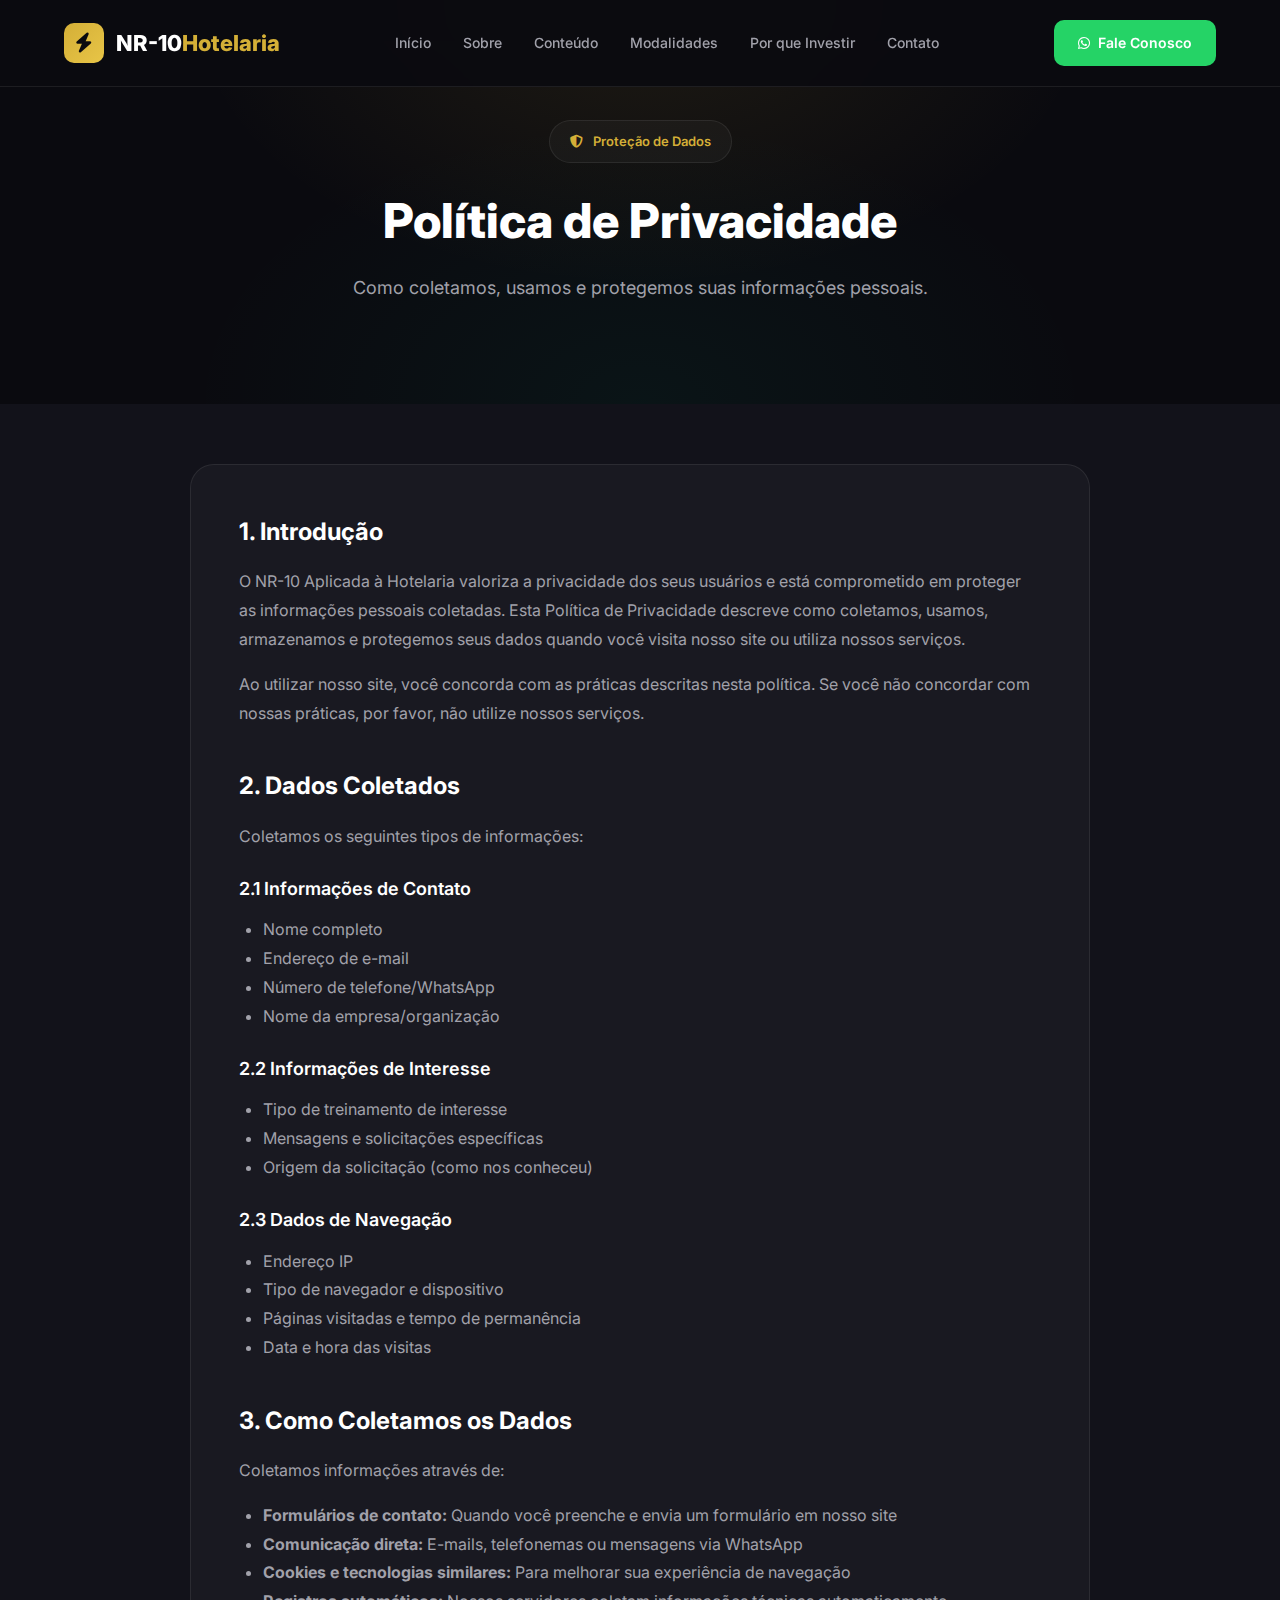
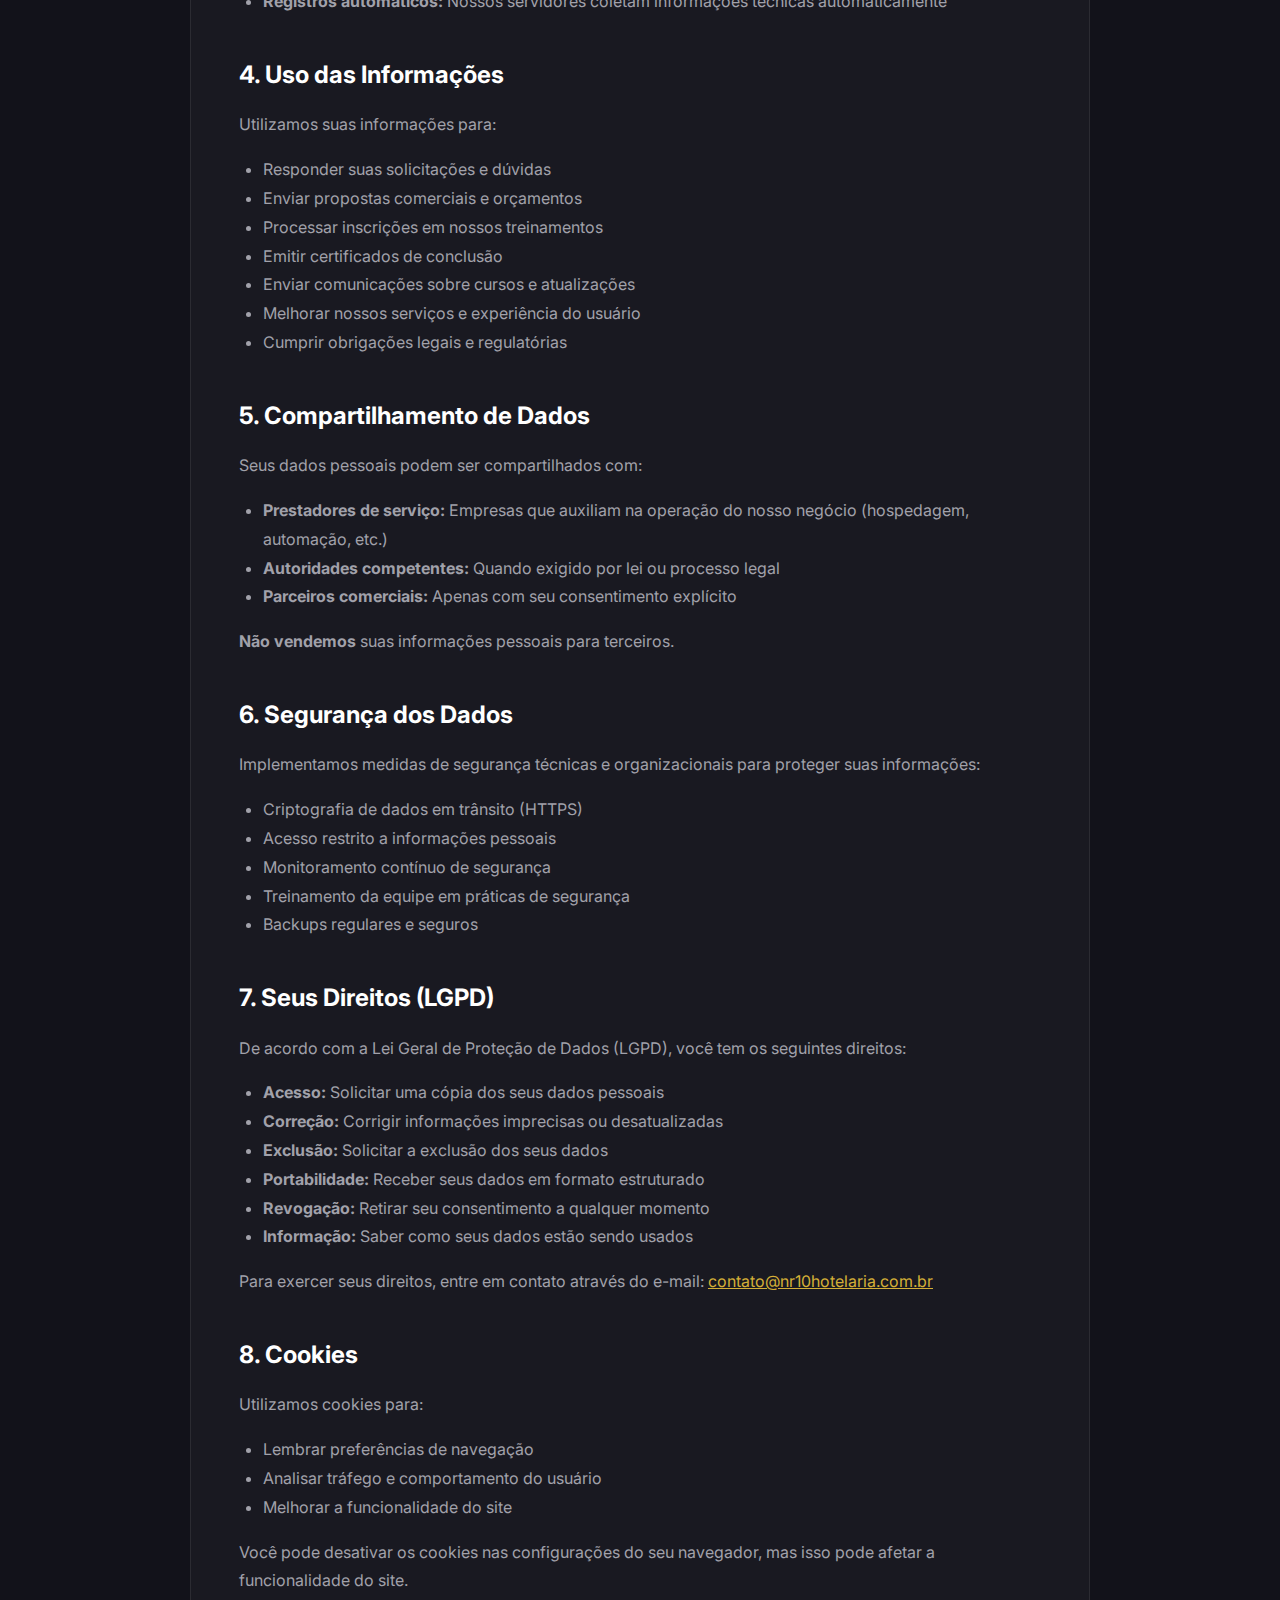
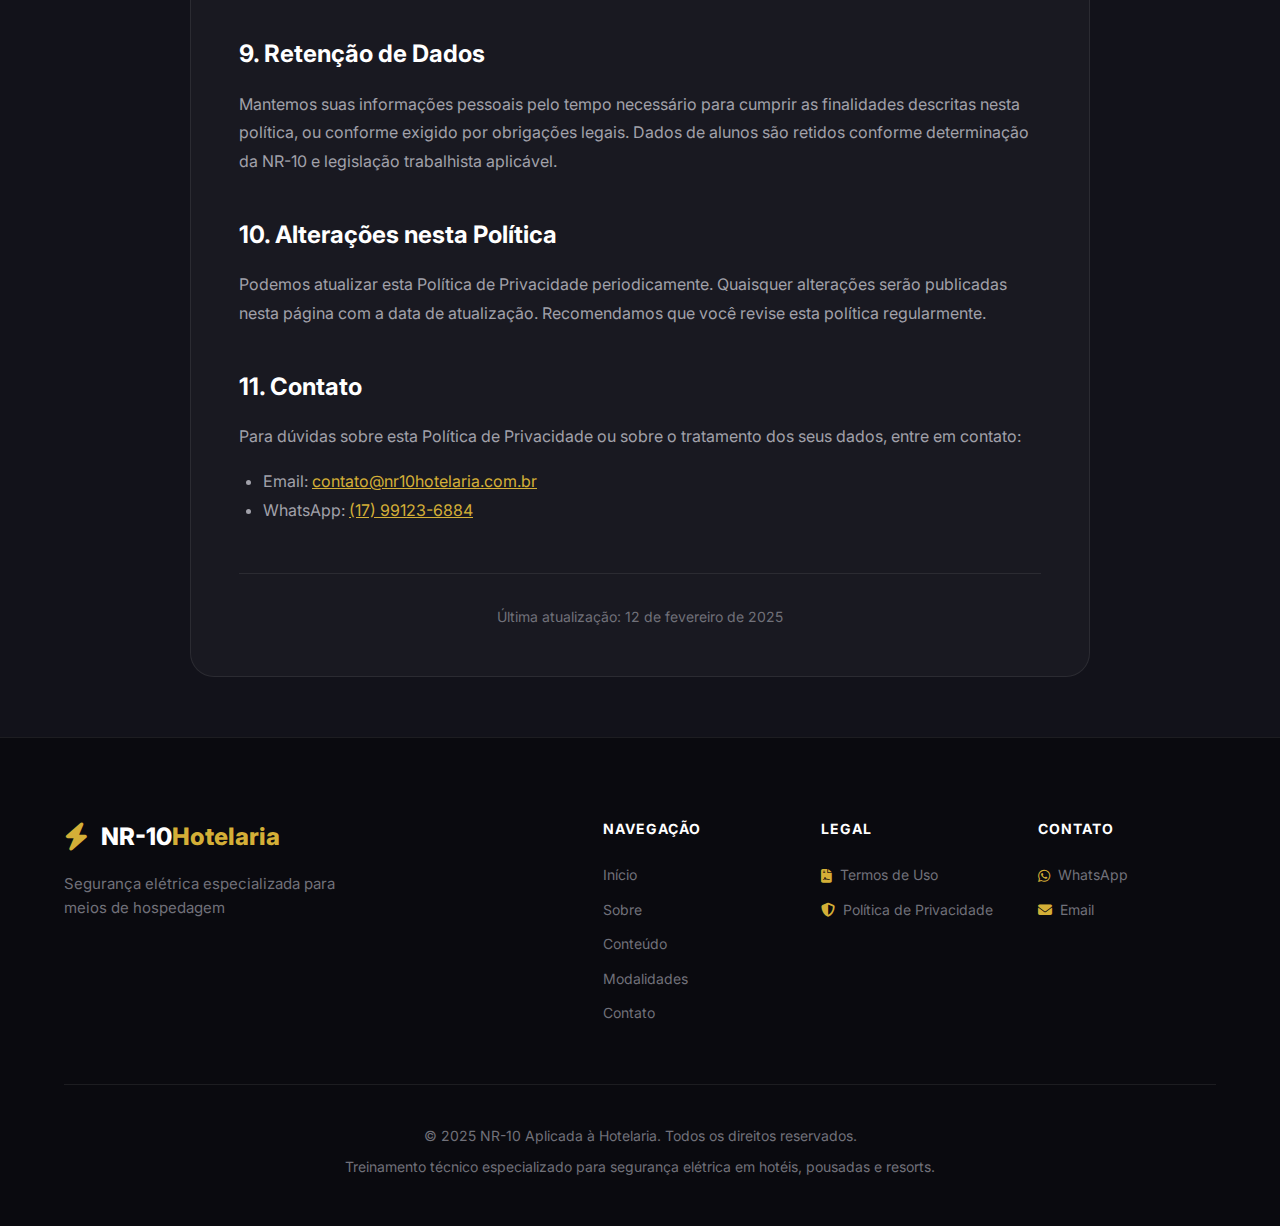
<file: politica-privacidade.html>
<!DOCTYPE html>
<html lang="pt-BR">
<head>
    <meta charset="UTF-8">
    <meta name="viewport" content="width=device-width, initial-scale=1.0">
    <title>Política de Privacidade | NR-10 Aplicada à Hotelaria</title>
    <meta name="description" content="Política de privacidade do site NR-10 Aplicada à Hotelaria.">
    <link rel="preconnect" href="https://fonts.googleapis.com">
    <link rel="preconnect" href="https://fonts.gstatic.com" crossorigin>
    <link href="https://fonts.googleapis.com/css2?family=Inter:wght@300;400;500;600;700;800&display=swap" rel="stylesheet">
    <link rel="stylesheet" href="https://cdnjs.cloudflare.com/ajax/libs/font-awesome/6.4.0/css/all.min.css">
    <link rel="stylesheet" href="css/style.css">
</head>
<body>
    <!-- Progress Bar -->
    <div class="progress-bar" id="progressBar"></div>

    <!-- Header -->
    <header class="header" id="header">
        <div class="container">
            <nav class="navbar">
                <a href="index.html" class="logo">
                    <div class="logo-icon">
                        <i class="fas fa-bolt"></i>
                    </div>
                    <span>NR-10<span class="highlight">Hotelaria</span></span>
                </a>
                <ul class="nav-menu" id="navMenu">
                    <li><a href="index.html#inicio" class="nav-link">Início</a></li>
                    <li><a href="index.html#sobre" class="nav-link">Sobre</a></li>
                    <li><a href="index.html#conteudo" class="nav-link">Conteúdo</a></li>
                    <li><a href="index.html#modalidades" class="nav-link">Modalidades</a></li>
                    <li><a href="index.html#porque" class="nav-link">Por que Investir</a></li>
                    <li><a href="index.html#contato" class="nav-link">Contato</a></li>
                </ul>
                <div class="nav-actions">
                    <a href="https://wa.me/5517991236884" class="btn btn-whatsapp" target="_blank">
                        <i class="fab fa-whatsapp"></i>
                        <span>Fale Conosco</span>
                    </a>
                    <button class="mobile-toggle" id="mobileToggle">
                        <span></span>
                        <span></span>
                        <span></span>
                    </button>
                </div>
            </nav>
        </div>
    </header>

    <!-- Page Header -->
    <section class="hero" style="min-height: 40vh; padding-top: 120px;">
        <div class="hero-bg">
            <div class="hero-gradient"></div>
        </div>
        <div class="container">
            <div class="hero-content" style="text-align: center;">
                <div class="hero-badge">
                    <i class="fas fa-shield-alt"></i>
                    <span>Proteção de Dados</span>
                </div>
                <h1 class="hero-title" style="font-size: clamp(32px, 4vw, 48px);">
                    Política de Privacidade
                </h1>
                <p class="hero-subtitle" style="max-width: 800px; margin: 0 auto;">
                    Como coletamos, usamos e protegemos suas informações pessoais.
                </p>
            </div>
        </div>
    </section>

    <!-- Content Section -->
    <section class="content" style="padding: 60px 0;">
        <div class="container">
            <div class="legal-content" style="max-width: 900px; margin: 0 auto; background: var(--glass-bg); border: 1px solid var(--glass-border); border-radius: 24px; padding: 48px;">
                
                <div class="legal-section" style="margin-bottom: 40px;">
                    <h2 style="font-size: 24px; font-weight: 700; color: var(--text-primary); margin-bottom: 16px;">1. Introdução</h2>
                    <p style="color: var(--text-secondary); line-height: 1.8; margin-bottom: 16px;">
                        O NR-10 Aplicada à Hotelaria valoriza a privacidade dos seus usuários e está comprometido em proteger as informações pessoais coletadas. Esta Política de Privacidade descreve como coletamos, usamos, armazenamos e protegemos seus dados quando você visita nosso site ou utiliza nossos serviços.
                    </p>
                    <p style="color: var(--text-secondary); line-height: 1.8;">
                        Ao utilizar nosso site, você concorda com as práticas descritas nesta política. Se você não concordar com nossas práticas, por favor, não utilize nossos serviços.
                    </p>
                </div>

                <div class="legal-section" style="margin-bottom: 40px;">
                    <h2 style="font-size: 24px; font-weight: 700; color: var(--text-primary); margin-bottom: 16px;">2. Dados Coletados</h2>
                    <p style="color: var(--text-secondary); line-height: 1.8; margin-bottom: 16px;">
                        Coletamos os seguintes tipos de informações:
                    </p>
                    <h3 style="font-size: 18px; font-weight: 600; color: var(--text-primary); margin: 24px 0 12px;">2.1 Informações de Contato</h3>
                    <ul style="color: var(--text-secondary); line-height: 1.8; margin-left: 24px; margin-bottom: 16px;">
                        <li>Nome completo</li>
                        <li>Endereço de e-mail</li>
                        <li>Número de telefone/WhatsApp</li>
                        <li>Nome da empresa/organização</li>
                    </ul>
                    
                    <h3 style="font-size: 18px; font-weight: 600; color: var(--text-primary); margin: 24px 0 12px;">2.2 Informações de Interesse</h3>
                    <ul style="color: var(--text-secondary); line-height: 1.8; margin-left: 24px; margin-bottom: 16px;">
                        <li>Tipo de treinamento de interesse</li>
                        <li>Mensagens e solicitações específicas</li>
                        <li>Origem da solicitação (como nos conheceu)</li>
                    </ul>

                    <h3 style="font-size: 18px; font-weight: 600; color: var(--text-primary); margin: 24px 0 12px;">2.3 Dados de Navegação</h3>
                    <ul style="color: var(--text-secondary); line-height: 1.8; margin-left: 24px;">
                        <li>Endereço IP</li>
                        <li>Tipo de navegador e dispositivo</li>
                        <li>Páginas visitadas e tempo de permanência</li>
                        <li>Data e hora das visitas</li>
                    </ul>
                </div>

                <div class="legal-section" style="margin-bottom: 40px;">
                    <h2 style="font-size: 24px; font-weight: 700; color: var(--text-primary); margin-bottom: 16px;">3. Como Coletamos os Dados</h2>
                    <p style="color: var(--text-secondary); line-height: 1.8; margin-bottom: 16px;">
                        Coletamos informações através de:
                    </p>
                    <ul style="color: var(--text-secondary); line-height: 1.8; margin-left: 24px;">
                        <li><strong>Formulários de contato:</strong> Quando você preenche e envia um formulário em nosso site</li>
                        <li><strong>Comunicação direta:</strong> E-mails, telefonemas ou mensagens via WhatsApp</li>
                        <li><strong>Cookies e tecnologias similares:</strong> Para melhorar sua experiência de navegação</li>
                        <li><strong>Registros automáticos:</strong> Nossos servidores coletam informações técnicas automaticamente</li>
                    </ul>
                </div>

                <div class="legal-section" style="margin-bottom: 40px;">
                    <h2 style="font-size: 24px; font-weight: 700; color: var(--text-primary); margin-bottom: 16px;">4. Uso das Informações</h2>
                    <p style="color: var(--text-secondary); line-height: 1.8; margin-bottom: 16px;">
                        Utilizamos suas informações para:
                    </p>
                    <ul style="color: var(--text-secondary); line-height: 1.8; margin-left: 24px; margin-bottom: 16px;">
                        <li>Responder suas solicitações e dúvidas</li>
                        <li>Enviar propostas comerciais e orçamentos</li>
                        <li>Processar inscrições em nossos treinamentos</li>
                        <li>Emitir certificados de conclusão</li>
                        <li>Enviar comunicações sobre cursos e atualizações</li>
                        <li>Melhorar nossos serviços e experiência do usuário</li>
                        <li>Cumprir obrigações legais e regulatórias</li>
                    </ul>
                </div>

                <div class="legal-section" style="margin-bottom: 40px;">
                    <h2 style="font-size: 24px; font-weight: 700; color: var(--text-primary); margin-bottom: 16px;">5. Compartilhamento de Dados</h2>
                    <p style="color: var(--text-secondary); line-height: 1.8; margin-bottom: 16px;">
                        Seus dados pessoais podem ser compartilhados com:
                    </p>
                    <ul style="color: var(--text-secondary); line-height: 1.8; margin-left: 24px; margin-bottom: 16px;">
                        <li><strong>Prestadores de serviço:</strong> Empresas que auxiliam na operação do nosso negócio (hospedagem, automação, etc.)</li>
                        <li><strong>Autoridades competentes:</strong> Quando exigido por lei ou processo legal</li>
                        <li><strong>Parceiros comerciais:</strong> Apenas com seu consentimento explícito</li>
                    </ul>
                    <p style="color: var(--text-secondary); line-height: 1.8;">
                        <strong>Não vendemos</strong> suas informações pessoais para terceiros.
                    </p>
                </div>

                <div class="legal-section" style="margin-bottom: 40px;">
                    <h2 style="font-size: 24px; font-weight: 700; color: var(--text-primary); margin-bottom: 16px;">6. Segurança dos Dados</h2>
                    <p style="color: var(--text-secondary); line-height: 1.8; margin-bottom: 16px;">
                        Implementamos medidas de segurança técnicas e organizacionais para proteger suas informações:
                    </p>
                    <ul style="color: var(--text-secondary); line-height: 1.8; margin-left: 24px;">
                        <li>Criptografia de dados em trânsito (HTTPS)</li>
                        <li>Acesso restrito a informações pessoais</li>
                        <li>Monitoramento contínuo de segurança</li>
                        <li>Treinamento da equipe em práticas de segurança</li>
                        <li>Backups regulares e seguros</li>
                    </ul>
                </div>

                <div class="legal-section" style="margin-bottom: 40px;">
                    <h2 style="font-size: 24px; font-weight: 700; color: var(--text-primary); margin-bottom: 16px;">7. Seus Direitos (LGPD)</h2>
                    <p style="color: var(--text-secondary); line-height: 1.8; margin-bottom: 16px;">
                        De acordo com a Lei Geral de Proteção de Dados (LGPD), você tem os seguintes direitos:
                    </p>
                    <ul style="color: var(--text-secondary); line-height: 1.8; margin-left: 24px; margin-bottom: 16px;">
                        <li><strong>Acesso:</strong> Solicitar uma cópia dos seus dados pessoais</li>
                        <li><strong>Correção:</strong> Corrigir informações imprecisas ou desatualizadas</li>
                        <li><strong>Exclusão:</strong> Solicitar a exclusão dos seus dados</li>
                        <li><strong>Portabilidade:</strong> Receber seus dados em formato estruturado</li>
                        <li><strong>Revogação:</strong> Retirar seu consentimento a qualquer momento</li>
                        <li><strong>Informação:</strong> Saber como seus dados estão sendo usados</li>
                    </ul>
                    <p style="color: var(--text-secondary); line-height: 1.8;">
                        Para exercer seus direitos, entre em contato através do e-mail: <a href="mailto:contato@nr10hotelaria.com.br" style="color: var(--accent-gold);">contato@nr10hotelaria.com.br</a>
                    </p>
                </div>

                <div class="legal-section" style="margin-bottom: 40px;">
                    <h2 style="font-size: 24px; font-weight: 700; color: var(--text-primary); margin-bottom: 16px;">8. Cookies</h2>
                    <p style="color: var(--text-secondary); line-height: 1.8; margin-bottom: 16px;">
                        Utilizamos cookies para:
                    </p>
                    <ul style="color: var(--text-secondary); line-height: 1.8; margin-left: 24px; margin-bottom: 16px;">
                        <li>Lembrar preferências de navegação</li>
                        <li>Analisar tráfego e comportamento do usuário</li>
                        <li>Melhorar a funcionalidade do site</li>
                    </ul>
                    <p style="color: var(--text-secondary); line-height: 1.8;">
                        Você pode desativar os cookies nas configurações do seu navegador, mas isso pode afetar a funcionalidade do site.
                    </p>
                </div>

                <div class="legal-section" style="margin-bottom: 40px;">
                    <h2 style="font-size: 24px; font-weight: 700; color: var(--text-primary); margin-bottom: 16px;">9. Retenção de Dados</h2>
                    <p style="color: var(--text-secondary); line-height: 1.8;">
                        Mantemos suas informações pessoais pelo tempo necessário para cumprir as finalidades descritas nesta política, ou conforme exigido por obrigações legais. Dados de alunos são retidos conforme determinação da NR-10 e legislação trabalhista aplicável.
                    </p>
                </div>

                <div class="legal-section" style="margin-bottom: 40px;">
                    <h2 style="font-size: 24px; font-weight: 700; color: var(--text-primary); margin-bottom: 16px;">10. Alterações nesta Política</h2>
                    <p style="color: var(--text-secondary); line-height: 1.8;">
                        Podemos atualizar esta Política de Privacidade periodicamente. Quaisquer alterações serão publicadas nesta página com a data de atualização. Recomendamos que você revise esta política regularmente.
                    </p>
                </div>

                <div class="legal-section">
                    <h2 style="font-size: 24px; font-weight: 700; color: var(--text-primary); margin-bottom: 16px;">11. Contato</h2>
                    <p style="color: var(--text-secondary); line-height: 1.8; margin-bottom: 16px;">
                        Para dúvidas sobre esta Política de Privacidade ou sobre o tratamento dos seus dados, entre em contato:
                    </p>
                    <ul style="color: var(--text-secondary); line-height: 1.8; margin-left: 24px;">
                        <li>Email: <a href="mailto:contato@nr10hotelaria.com.br" style="color: var(--accent-gold);">contato@nr10hotelaria.com.br</a></li>
                        <li>WhatsApp: <a href="https://wa.me/5517991236884" style="color: var(--accent-gold);">(17) 99123-6884</a></li>
                    </ul>
                </div>

                <div class="legal-footer" style="margin-top: 48px; padding-top: 32px; border-top: 1px solid var(--glass-border); text-align: center;">
                    <p style="color: var(--text-muted); font-size: 14px;">
                        Última atualização: 12 de fevereiro de 2025
                    </p>
                </div>
            </div>
        </div>
    </section>

    <!-- Footer -->
    <footer class="footer">
        <div class="container">
            <div class="footer-wrapper">
                <div class="footer-brand">
                    <a href="index.html" class="footer-logo">
                        <i class="fas fa-bolt"></i>
                        <span>NR-10<span class="highlight">Hotelaria</span></span>
                    </a>
                    <p class="footer-tagline">Segurança elétrica especializada para meios de hospedagem</p>
                </div>
                <div class="footer-links">
                    <div class="footer-col">
                        <h4>Navegação</h4>
                        <ul>
                            <li><a href="index.html#inicio">Início</a></li>
                            <li><a href="index.html#sobre">Sobre</a></li>
                            <li><a href="index.html#conteudo">Conteúdo</a></li>
                            <li><a href="index.html#modalidades">Modalidades</a></li>
                            <li><a href="index.html#contato">Contato</a></li>
                        </ul>
                    </div>
                    <div class="footer-col">
                        <h4>Legal</h4>
                        <ul>
                            <li><a href="termos-uso.html"><i class="fas fa-file-contract"></i> Termos de Uso</a></li>
                            <li><a href="politica-privacidade.html"><i class="fas fa-shield-alt"></i> Política de Privacidade</a></li>
                        </ul>
                    </div>
                    <div class="footer-col">
                        <h4>Contato</h4>
                        <ul>
                            <li><a href="https://wa.me/5517991236884" target="_blank"><i class="fab fa-whatsapp"></i> WhatsApp</a></li>
                            <li><a href="mailto:contato@nr10hotelaria.com.br"><i class="fas fa-envelope"></i> Email</a></li>
                        </ul>
                    </div>
                </div>
            </div>
            <div class="footer-bottom">
                <p>&copy; 2025 NR-10 Aplicada à Hotelaria. Todos os direitos reservados.</p>
                <p class="footer-note">Treinamento técnico especializado para segurança elétrica em hotéis, pousadas e resorts.</p>
            </div>
        </div>
    </footer>

    <!-- Back to Top -->
    <button class="back-to-top" id="backToTop" aria-label="Voltar ao topo">
        <i class="fas fa-arrow-up"></i>
    </button>

    <script src="js/main.js"></script>
</body>
</html>
</file>
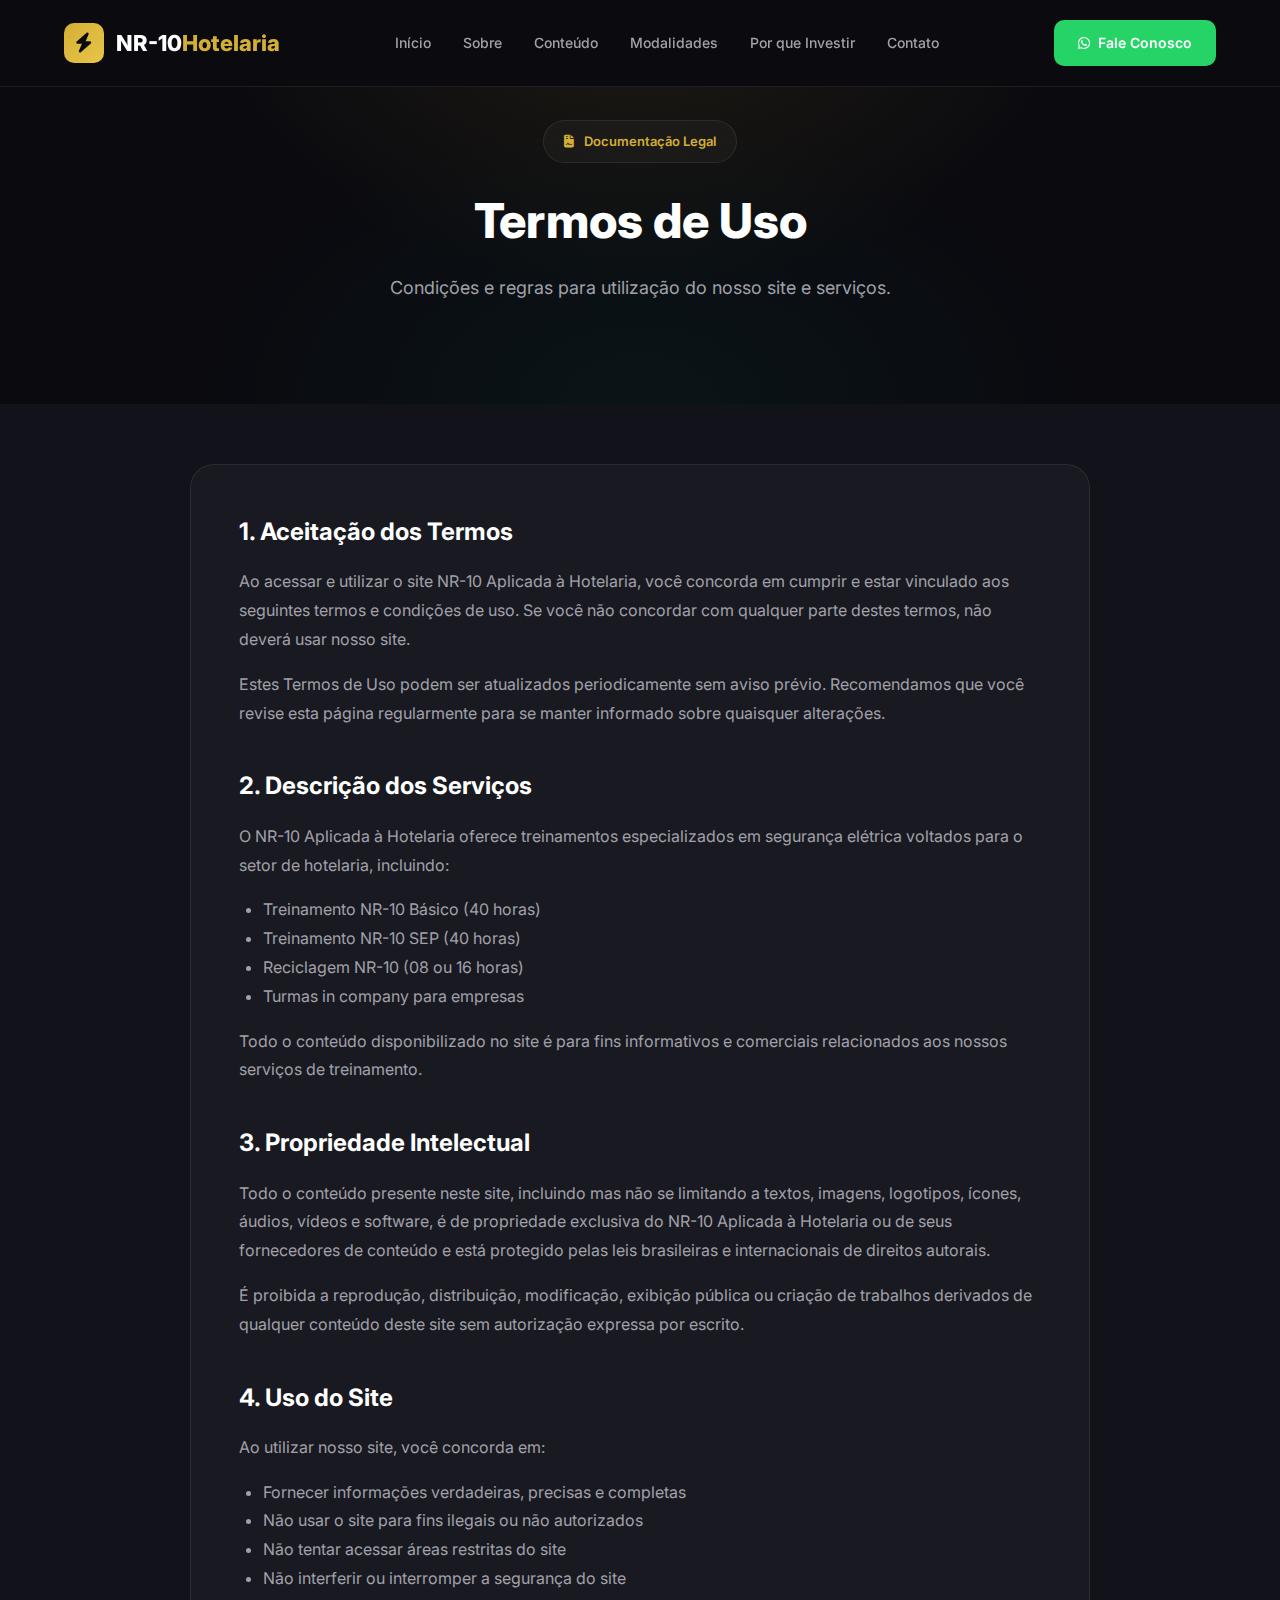
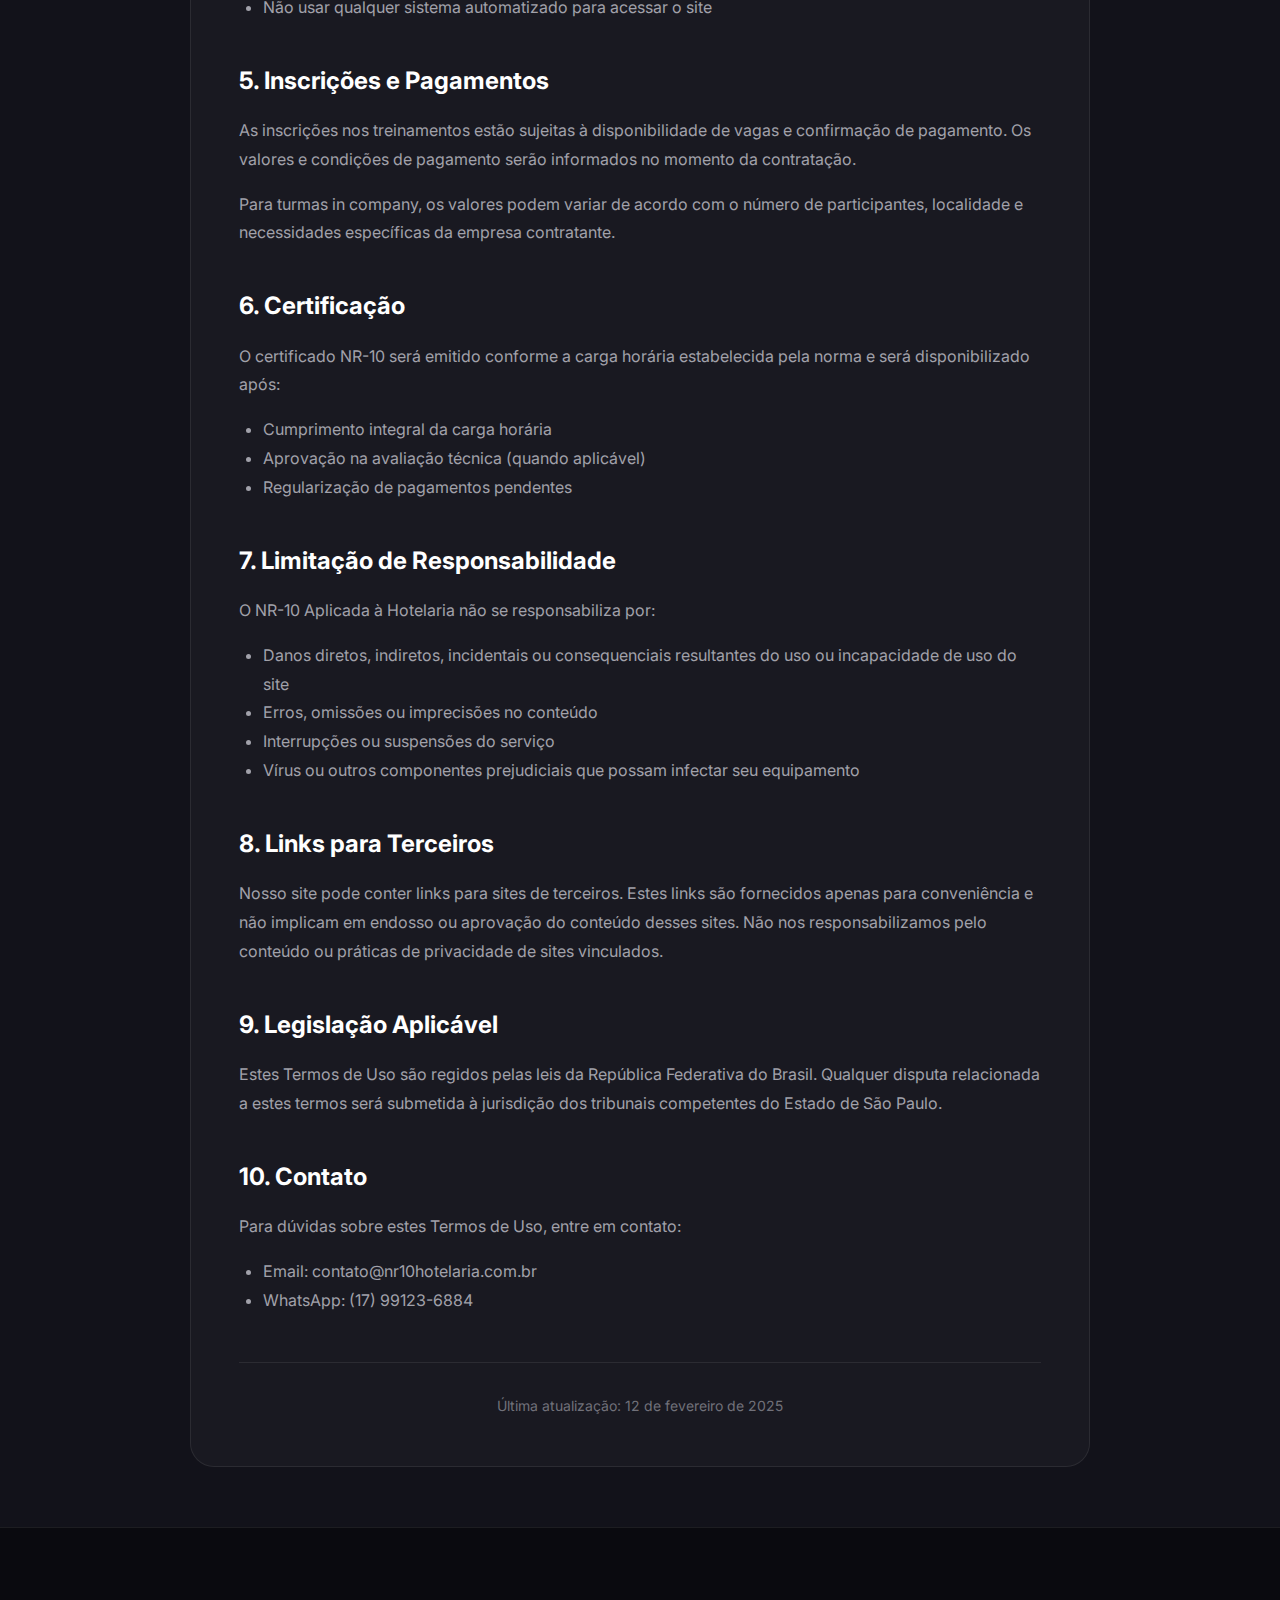
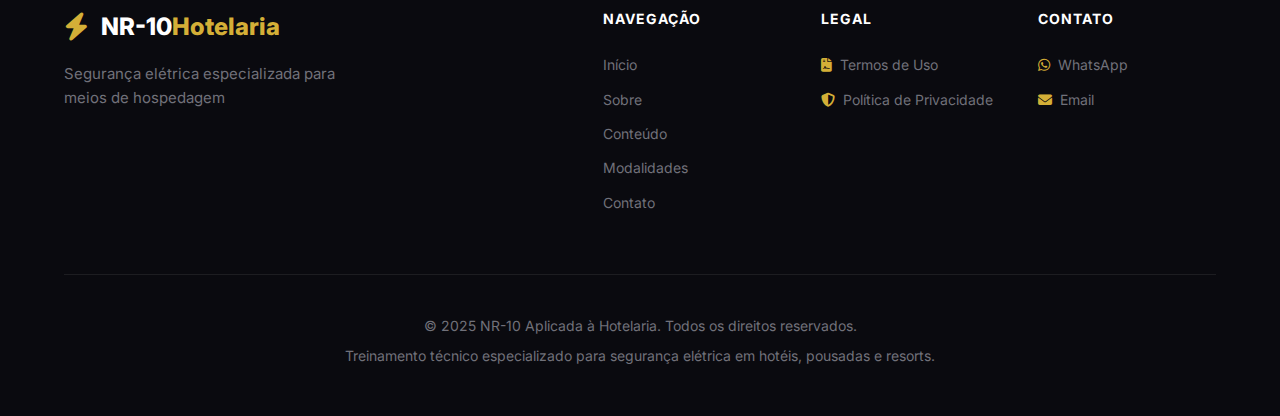
<file: termos-uso.html>
<!DOCTYPE html>
<html lang="pt-BR">
<head>
    <meta charset="UTF-8">
    <meta name="viewport" content="width=device-width, initial-scale=1.0">
    <title>Termos de Uso | NR-10 Aplicada à Hotelaria</title>
    <meta name="description" content="Termos de uso do site NR-10 Aplicada à Hotelaria.">
    <link rel="preconnect" href="https://fonts.googleapis.com">
    <link rel="preconnect" href="https://fonts.gstatic.com" crossorigin>
    <link href="https://fonts.googleapis.com/css2?family=Inter:wght@300;400;500;600;700;800&display=swap" rel="stylesheet">
    <link rel="stylesheet" href="https://cdnjs.cloudflare.com/ajax/libs/font-awesome/6.4.0/css/all.min.css">
    <link rel="stylesheet" href="css/style.css">
</head>
<body>
    <!-- Progress Bar -->
    <div class="progress-bar" id="progressBar"></div>

    <!-- Header -->
    <header class="header" id="header">
        <div class="container">
            <nav class="navbar">
                <a href="index.html" class="logo">
                    <div class="logo-icon">
                        <i class="fas fa-bolt"></i>
                    </div>
                    <span>NR-10<span class="highlight">Hotelaria</span></span>
                </a>
                <ul class="nav-menu" id="navMenu">
                    <li><a href="index.html#inicio" class="nav-link">Início</a></li>
                    <li><a href="index.html#sobre" class="nav-link">Sobre</a></li>
                    <li><a href="index.html#conteudo" class="nav-link">Conteúdo</a></li>
                    <li><a href="index.html#modalidades" class="nav-link">Modalidades</a></li>
                    <li><a href="index.html#porque" class="nav-link">Por que Investir</a></li>
                    <li><a href="index.html#contato" class="nav-link">Contato</a></li>
                </ul>
                <div class="nav-actions">
                    <a href="https://wa.me/5517991236884" class="btn btn-whatsapp" target="_blank">
                        <i class="fab fa-whatsapp"></i>
                        <span>Fale Conosco</span>
                    </a>
                    <button class="mobile-toggle" id="mobileToggle">
                        <span></span>
                        <span></span>
                        <span></span>
                    </button>
                </div>
            </nav>
        </div>
    </header>

    <!-- Page Header -->
    <section class="hero" style="min-height: 40vh; padding-top: 120px;">
        <div class="hero-bg">
            <div class="hero-gradient"></div>
        </div>
        <div class="container">
            <div class="hero-content" style="text-align: center;">
                <div class="hero-badge">
                    <i class="fas fa-file-contract"></i>
                    <span>Documentação Legal</span>
                </div>
                <h1 class="hero-title" style="font-size: clamp(32px, 4vw, 48px);">
                    Termos de Uso
                </h1>
                <p class="hero-subtitle" style="max-width: 800px; margin: 0 auto;">
                    Condições e regras para utilização do nosso site e serviços.
                </p>
            </div>
        </div>
    </section>

    <!-- Content Section -->
    <section class="content" style="padding: 60px 0;">
        <div class="container">
            <div class="legal-content" style="max-width: 900px; margin: 0 auto; background: var(--glass-bg); border: 1px solid var(--glass-border); border-radius: 24px; padding: 48px;">
                
                <div class="legal-section" style="margin-bottom: 40px;">
                    <h2 style="font-size: 24px; font-weight: 700; color: var(--text-primary); margin-bottom: 16px;">1. Aceitação dos Termos</h2>
                    <p style="color: var(--text-secondary); line-height: 1.8; margin-bottom: 16px;">
                        Ao acessar e utilizar o site NR-10 Aplicada à Hotelaria, você concorda em cumprir e estar vinculado aos seguintes termos e condições de uso. Se você não concordar com qualquer parte destes termos, não deverá usar nosso site.
                    </p>
                    <p style="color: var(--text-secondary); line-height: 1.8;">
                        Estes Termos de Uso podem ser atualizados periodicamente sem aviso prévio. Recomendamos que você revise esta página regularmente para se manter informado sobre quaisquer alterações.
                    </p>
                </div>

                <div class="legal-section" style="margin-bottom: 40px;">
                    <h2 style="font-size: 24px; font-weight: 700; color: var(--text-primary); margin-bottom: 16px;">2. Descrição dos Serviços</h2>
                    <p style="color: var(--text-secondary); line-height: 1.8; margin-bottom: 16px;">
                        O NR-10 Aplicada à Hotelaria oferece treinamentos especializados em segurança elétrica voltados para o setor de hotelaria, incluindo:
                    </p>
                    <ul style="color: var(--text-secondary); line-height: 1.8; margin-left: 24px; margin-bottom: 16px;">
                        <li>Treinamento NR-10 Básico (40 horas)</li>
                        <li>Treinamento NR-10 SEP (40 horas)</li>
                        <li>Reciclagem NR-10 (08 ou 16 horas)</li>
                        <li>Turmas in company para empresas</li>
                    </ul>
                    <p style="color: var(--text-secondary); line-height: 1.8;">
                        Todo o conteúdo disponibilizado no site é para fins informativos e comerciais relacionados aos nossos serviços de treinamento.
                    </p>
                </div>

                <div class="legal-section" style="margin-bottom: 40px;">
                    <h2 style="font-size: 24px; font-weight: 700; color: var(--text-primary); margin-bottom: 16px;">3. Propriedade Intelectual</h2>
                    <p style="color: var(--text-secondary); line-height: 1.8; margin-bottom: 16px;">
                        Todo o conteúdo presente neste site, incluindo mas não se limitando a textos, imagens, logotipos, ícones, áudios, vídeos e software, é de propriedade exclusiva do NR-10 Aplicada à Hotelaria ou de seus fornecedores de conteúdo e está protegido pelas leis brasileiras e internacionais de direitos autorais.
                    </p>
                    <p style="color: var(--text-secondary); line-height: 1.8;">
                        É proibida a reprodução, distribuição, modificação, exibição pública ou criação de trabalhos derivados de qualquer conteúdo deste site sem autorização expressa por escrito.
                    </p>
                </div>

                <div class="legal-section" style="margin-bottom: 40px;">
                    <h2 style="font-size: 24px; font-weight: 700; color: var(--text-primary); margin-bottom: 16px;">4. Uso do Site</h2>
                    <p style="color: var(--text-secondary); line-height: 1.8; margin-bottom: 16px;">
                        Ao utilizar nosso site, você concorda em:
                    </p>
                    <ul style="color: var(--text-secondary); line-height: 1.8; margin-left: 24px; margin-bottom: 16px;">
                        <li>Fornecer informações verdadeiras, precisas e completas</li>
                        <li>Não usar o site para fins ilegais ou não autorizados</li>
                        <li>Não tentar acessar áreas restritas do site</li>
                        <li>Não interferir ou interromper a segurança do site</li>
                        <li>Não usar qualquer sistema automatizado para acessar o site</li>
                    </ul>
                </div>

                <div class="legal-section" style="margin-bottom: 40px;">
                    <h2 style="font-size: 24px; font-weight: 700; color: var(--text-primary); margin-bottom: 16px;">5. Inscrições e Pagamentos</h2>
                    <p style="color: var(--text-secondary); line-height: 1.8; margin-bottom: 16px;">
                        As inscrições nos treinamentos estão sujeitas à disponibilidade de vagas e confirmação de pagamento. Os valores e condições de pagamento serão informados no momento da contratação.
                    </p>
                    <p style="color: var(--text-secondary); line-height: 1.8;">
                        Para turmas in company, os valores podem variar de acordo com o número de participantes, localidade e necessidades específicas da empresa contratante.
                    </p>
                </div>

                <div class="legal-section" style="margin-bottom: 40px;">
                    <h2 style="font-size: 24px; font-weight: 700; color: var(--text-primary); margin-bottom: 16px;">6. Certificação</h2>
                    <p style="color: var(--text-secondary); line-height: 1.8; margin-bottom: 16px;">
                        O certificado NR-10 será emitido conforme a carga horária estabelecida pela norma e será disponibilizado após:
                    </p>
                    <ul style="color: var(--text-secondary); line-height: 1.8; margin-left: 24px; margin-bottom: 16px;">
                        <li>Cumprimento integral da carga horária</li>
                        <li>Aprovação na avaliação técnica (quando aplicável)</li>
                        <li>Regularização de pagamentos pendentes</li>
                    </ul>
                </div>

                <div class="legal-section" style="margin-bottom: 40px;">
                    <h2 style="font-size: 24px; font-weight: 700; color: var(--text-primary); margin-bottom: 16px;">7. Limitação de Responsabilidade</h2>
                    <p style="color: var(--text-secondary); line-height: 1.8; margin-bottom: 16px;">
                        O NR-10 Aplicada à Hotelaria não se responsabiliza por:
                    </p>
                    <ul style="color: var(--text-secondary); line-height: 1.8; margin-left: 24px; margin-bottom: 16px;">
                        <li>Danos diretos, indiretos, incidentais ou consequenciais resultantes do uso ou incapacidade de uso do site</li>
                        <li>Erros, omissões ou imprecisões no conteúdo</li>
                        <li>Interrupções ou suspensões do serviço</li>
                        <li>Vírus ou outros componentes prejudiciais que possam infectar seu equipamento</li>
                    </ul>
                </div>

                <div class="legal-section" style="margin-bottom: 40px;">
                    <h2 style="font-size: 24px; font-weight: 700; color: var(--text-primary); margin-bottom: 16px;">8. Links para Terceiros</h2>
                    <p style="color: var(--text-secondary); line-height: 1.8;">
                        Nosso site pode conter links para sites de terceiros. Estes links são fornecidos apenas para conveniência e não implicam em endosso ou aprovação do conteúdo desses sites. Não nos responsabilizamos pelo conteúdo ou práticas de privacidade de sites vinculados.
                    </p>
                </div>

                <div class="legal-section" style="margin-bottom: 40px;">
                    <h2 style="font-size: 24px; font-weight: 700; color: var(--text-primary); margin-bottom: 16px;">9. Legislação Aplicável</h2>
                    <p style="color: var(--text-secondary); line-height: 1.8;">
                        Estes Termos de Uso são regidos pelas leis da República Federativa do Brasil. Qualquer disputa relacionada a estes termos será submetida à jurisdição dos tribunais competentes do Estado de São Paulo.
                    </p>
                </div>

                <div class="legal-section">
                    <h2 style="font-size: 24px; font-weight: 700; color: var(--text-primary); margin-bottom: 16px;">10. Contato</h2>
                    <p style="color: var(--text-secondary); line-height: 1.8; margin-bottom: 16px;">
                        Para dúvidas sobre estes Termos de Uso, entre em contato:
                    </p>
                    <ul style="color: var(--text-secondary); line-height: 1.8; margin-left: 24px;">
                        <li>Email: contato@nr10hotelaria.com.br</li>
                        <li>WhatsApp: (17) 99123-6884</li>
                    </ul>
                </div>

                <div class="legal-footer" style="margin-top: 48px; padding-top: 32px; border-top: 1px solid var(--glass-border); text-align: center;">
                    <p style="color: var(--text-muted); font-size: 14px;">
                        Última atualização: 12 de fevereiro de 2025
                    </p>
                </div>
            </div>
        </div>
    </section>

    <!-- Footer -->
    <footer class="footer">
        <div class="container">
            <div class="footer-wrapper">
                <div class="footer-brand">
                    <a href="index.html" class="footer-logo">
                        <i class="fas fa-bolt"></i>
                        <span>NR-10<span class="highlight">Hotelaria</span></span>
                    </a>
                    <p class="footer-tagline">Segurança elétrica especializada para meios de hospedagem</p>
                </div>
                <div class="footer-links">
                    <div class="footer-col">
                        <h4>Navegação</h4>
                        <ul>
                            <li><a href="index.html#inicio">Início</a></li>
                            <li><a href="index.html#sobre">Sobre</a></li>
                            <li><a href="index.html#conteudo">Conteúdo</a></li>
                            <li><a href="index.html#modalidades">Modalidades</a></li>
                            <li><a href="index.html#contato">Contato</a></li>
                        </ul>
                    </div>
                    <div class="footer-col">
                        <h4>Legal</h4>
                        <ul>
                            <li><a href="termos-uso.html"><i class="fas fa-file-contract"></i> Termos de Uso</a></li>
                            <li><a href="politica-privacidade.html"><i class="fas fa-shield-alt"></i> Política de Privacidade</a></li>
                        </ul>
                    </div>
                    <div class="footer-col">
                        <h4>Contato</h4>
                        <ul>
                            <li><a href="https://wa.me/5517991236884" target="_blank"><i class="fab fa-whatsapp"></i> WhatsApp</a></li>
                            <li><a href="mailto:contato@nr10hotelaria.com.br"><i class="fas fa-envelope"></i> Email</a></li>
                        </ul>
                    </div>
                </div>
            </div>
            <div class="footer-bottom">
                <p>&copy; 2025 NR-10 Aplicada à Hotelaria. Todos os direitos reservados.</p>
                <p class="footer-note">Treinamento técnico especializado para segurança elétrica em hotéis, pousadas e resorts.</p>
            </div>
        </div>
    </footer>

    <!-- Back to Top -->
    <button class="back-to-top" id="backToTop" aria-label="Voltar ao topo">
        <i class="fas fa-arrow-up"></i>
    </button>

    <script src="js/main.js"></script>
</body>
</html>
</file>
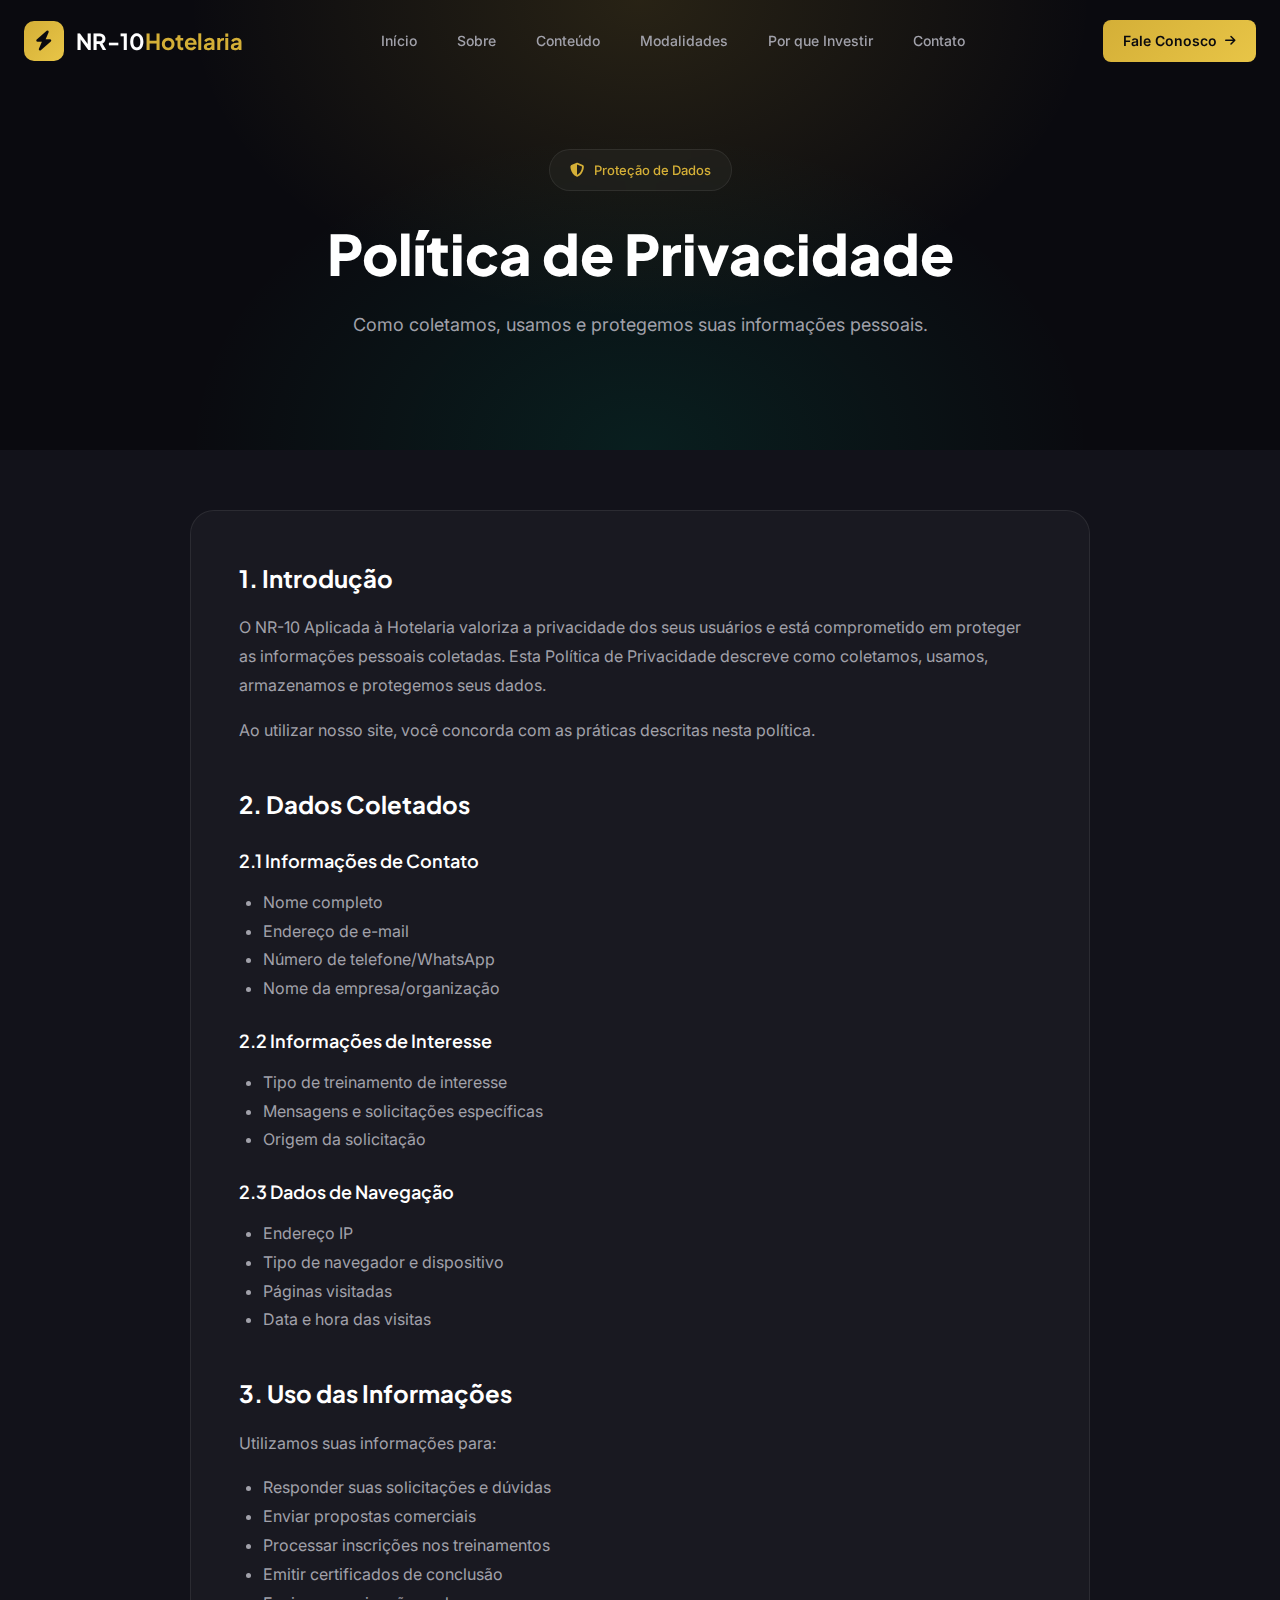
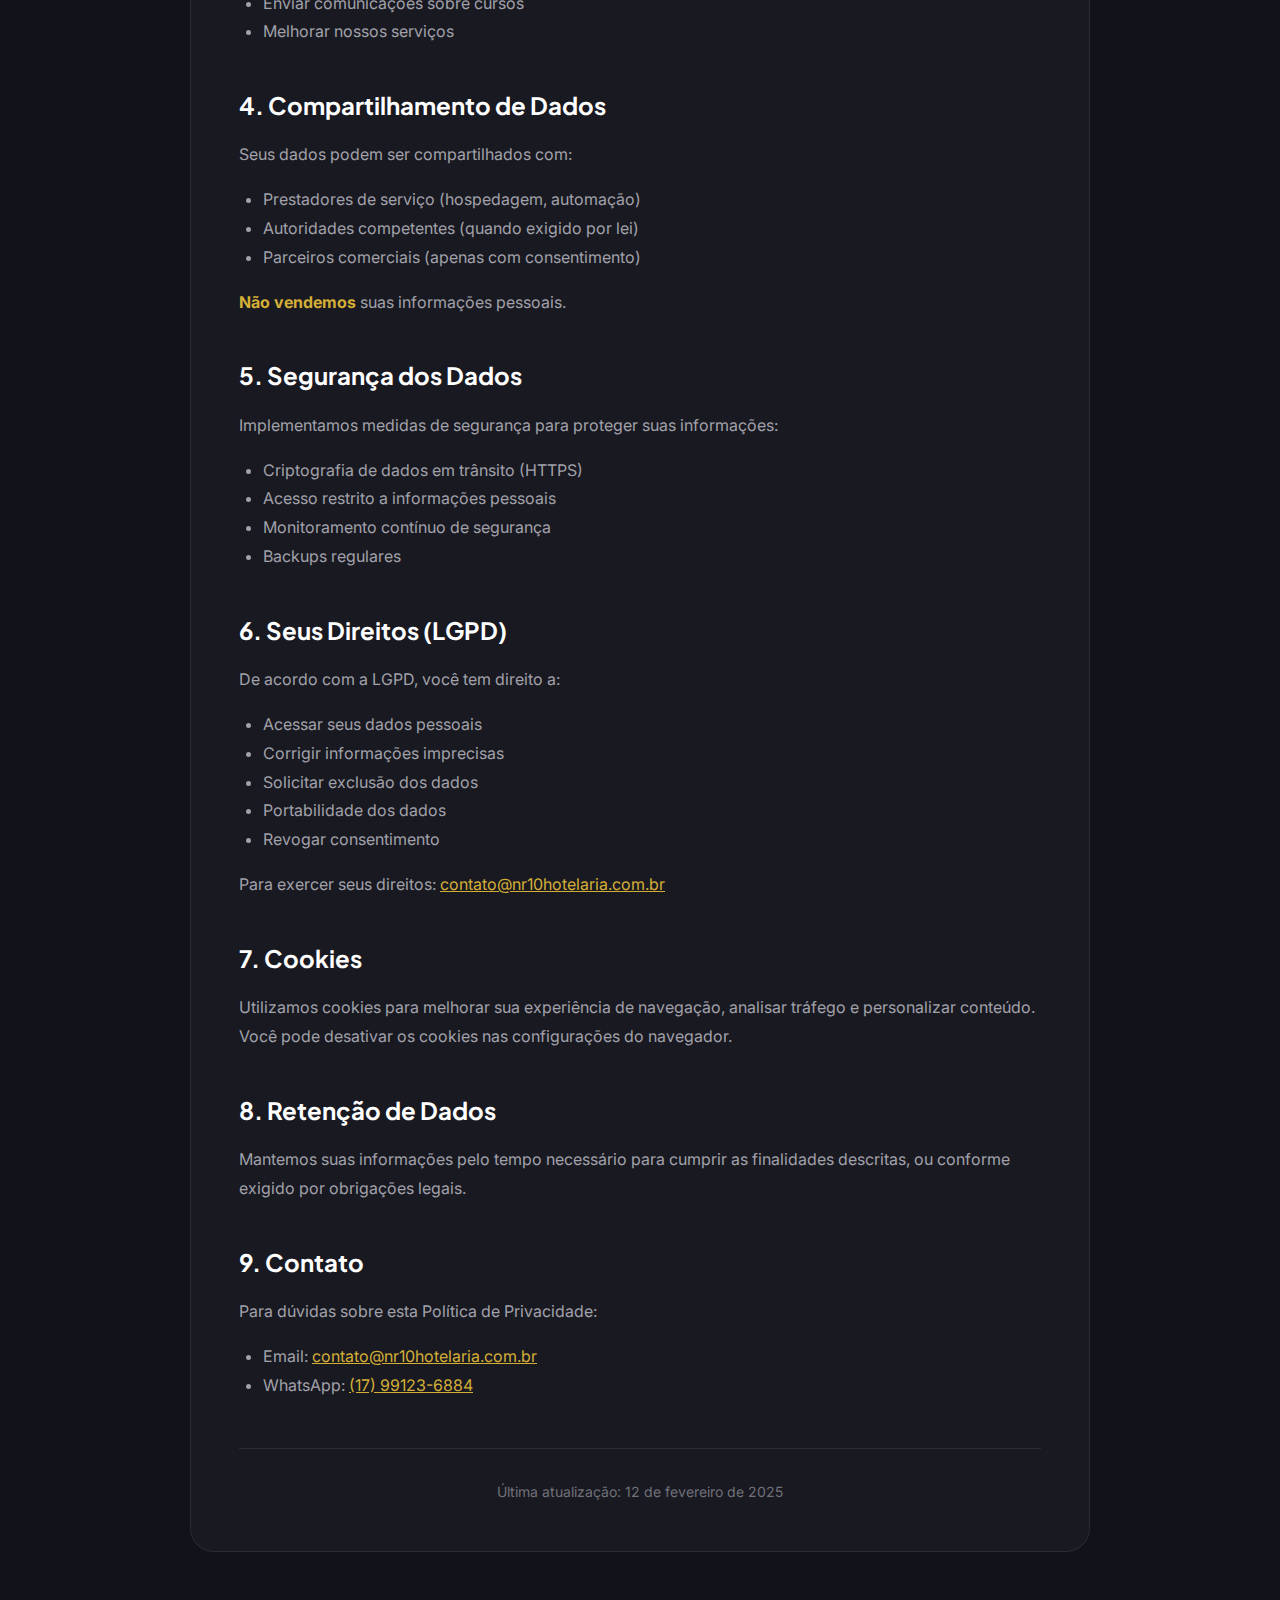
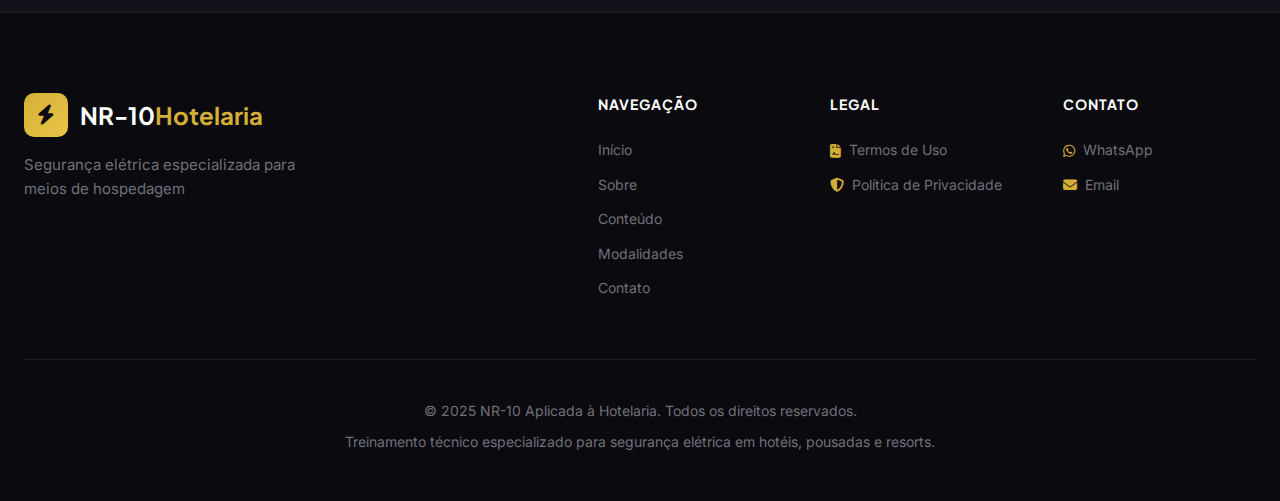
<file: premium/politica-privacidade.html>
<!DOCTYPE html>
<html lang="pt-BR">
<head>
    <meta charset="UTF-8">
    <meta name="viewport" content="width=device-width, initial-scale=1.0">
    <title>Política de Privacidade | NR-10 Aplicada à Hotelaria</title>
    <meta name="description" content="Política de privacidade do site NR-10 Aplicada à Hotelaria.">
    <link rel="preconnect" href="https://fonts.googleapis.com">
    <link rel="preconnect" href="https://fonts.gstatic.com" crossorigin>
    <link href="https://fonts.googleapis.com/css2?family=Plus+Jakarta+Sans:wght@300;400;500;600;700;800&family=Inter:wght@300;400;500;600;700&display=swap" rel="stylesheet">
    <link rel="stylesheet" href="https://cdnjs.cloudflare.com/ajax/libs/font-awesome/6.4.0/css/all.min.css">
    <link rel="stylesheet" href="css/style.css">
</head>
<body>
    <!-- Progress Bar -->
    <div class="progress-bar" id="progressBar"></div>

    <!-- Navigation -->
    <nav class="navbar" id="navbar">
        <div class="nav-container">
            <a href="index.html" class="nav-logo">
                <div class="logo-icon">
                    <i class="fas fa-bolt"></i>
                </div>
                <span class="logo-text">NR-10<span class="highlight">Hotelaria</span></span>
            </a>
            <ul class="nav-menu" id="navMenu">
                <li class="nav-item"><a href="index.html#inicio" class="nav-link"><span class="nav-link-text">Início</span></a></li>
                <li class="nav-item"><a href="index.html#sobre" class="nav-link"><span class="nav-link-text">Sobre</span></a></li>
                <li class="nav-item"><a href="index.html#conteudo" class="nav-link"><span class="nav-link-text">Conteúdo</span></a></li>
                <li class="nav-item"><a href="index.html#modalidades" class="nav-link"><span class="nav-link-text">Modalidades</span></a></li>
                <li class="nav-item"><a href="index.html#depoimentos" class="nav-link"><span class="nav-link-text">Por que Investir</span></a></li>
                <li class="nav-item"><a href="index.html#contato" class="nav-link"><span class="nav-link-text">Contato</span></a></li>
            </ul>
            <div class="nav-actions">
                <a href="https://wa.me/5517991236884" class="nav-cta" target="_blank">
                    <span>Fale Conosco</span>
                    <i class="fas fa-arrow-right"></i>
                </a>
            </div>
        </div>
    </nav>

    <!-- Page Header -->
    <section class="hero" style="min-height: 50vh; padding-top: 140px;">
        <div class="hero-bg">
            <div class="hero-gradient"></div>
        </div>
        <div class="hero-content">
            <div class="section-container" style="text-align: center;">
                <div class="hero-badge">
                    <i class="fas fa-shield-alt"></i>
                    <span>Proteção de Dados</span>
                </div>
                <h1 class="hero-title" style="font-size: clamp(36px, 5vw, 56px);">
                    Política de Privacidade
                </h1>
                <p class="hero-description" style="max-width: 700px; margin: 0 auto;">
                    Como coletamos, usamos e protegemos suas informações pessoais.
                </p>
            </div>
        </div>
    </section>

    <!-- Content Section -->
    <section class="modules" style="padding: 60px 0;">
        <div class="section-container">
            <div class="legal-content" style="max-width: 900px; margin: 0 auto; background: var(--glass-bg); border: 1px solid var(--glass-border); border-radius: 24px; padding: 48px;">
                
                <div class="legal-section" style="margin-bottom: 40px;">
                    <h2 style="font-family: var(--font-heading); font-size: 24px; font-weight: 700; color: var(--text-primary); margin-bottom: 16px;">1. Introdução</h2>
                    <p style="color: var(--text-secondary); line-height: 1.8; margin-bottom: 16px;">
                        O NR-10 Aplicada à Hotelaria valoriza a privacidade dos seus usuários e está comprometido em proteger as informações pessoais coletadas. Esta Política de Privacidade descreve como coletamos, usamos, armazenamos e protegemos seus dados.
                    </p>
                    <p style="color: var(--text-secondary); line-height: 1.8;">
                        Ao utilizar nosso site, você concorda com as práticas descritas nesta política.
                    </p>
                </div>

                <div class="legal-section" style="margin-bottom: 40px;">
                    <h2 style="font-family: var(--font-heading); font-size: 24px; font-weight: 700; color: var(--text-primary); margin-bottom: 16px;">2. Dados Coletados</h2>
                    <h3 style="font-family: var(--font-heading); font-size: 18px; font-weight: 600; color: var(--text-primary); margin: 24px 0 12px;">2.1 Informações de Contato</h3>
                    <ul style="color: var(--text-secondary); line-height: 1.8; margin-left: 24px; margin-bottom: 16px;">
                        <li>Nome completo</li>
                        <li>Endereço de e-mail</li>
                        <li>Número de telefone/WhatsApp</li>
                        <li>Nome da empresa/organização</li>
                    </ul>
                    
                    <h3 style="font-family: var(--font-heading); font-size: 18px; font-weight: 600; color: var(--text-primary); margin: 24px 0 12px;">2.2 Informações de Interesse</h3>
                    <ul style="color: var(--text-secondary); line-height: 1.8; margin-left: 24px; margin-bottom: 16px;">
                        <li>Tipo de treinamento de interesse</li>
                        <li>Mensagens e solicitações específicas</li>
                        <li>Origem da solicitação</li>
                    </ul>

                    <h3 style="font-family: var(--font-heading); font-size: 18px; font-weight: 600; color: var(--text-primary); margin: 24px 0 12px;">2.3 Dados de Navegação</h3>
                    <ul style="color: var(--text-secondary); line-height: 1.8; margin-left: 24px;">
                        <li>Endereço IP</li>
                        <li>Tipo de navegador e dispositivo</li>
                        <li>Páginas visitadas</li>
                        <li>Data e hora das visitas</li>
                    </ul>
                </div>

                <div class="legal-section" style="margin-bottom: 40px;">
                    <h2 style="font-family: var(--font-heading); font-size: 24px; font-weight: 700; color: var(--text-primary); margin-bottom: 16px;">3. Uso das Informações</h2>
                    <p style="color: var(--text-secondary); line-height: 1.8; margin-bottom: 16px;">
                        Utilizamos suas informações para:
                    </p>
                    <ul style="color: var(--text-secondary); line-height: 1.8; margin-left: 24px; margin-bottom: 16px;">
                        <li>Responder suas solicitações e dúvidas</li>
                        <li>Enviar propostas comerciais</li>
                        <li>Processar inscrições nos treinamentos</li>
                        <li>Emitir certificados de conclusão</li>
                        <li>Enviar comunicações sobre cursos</li>
                        <li>Melhorar nossos serviços</li>
                    </ul>
                </div>

                <div class="legal-section" style="margin-bottom: 40px;">
                    <h2 style="font-family: var(--font-heading); font-size: 24px; font-weight: 700; color: var(--text-primary); margin-bottom: 16px;">4. Compartilhamento de Dados</h2>
                    <p style="color: var(--text-secondary); line-height: 1.8; margin-bottom: 16px;">
                        Seus dados podem ser compartilhados com:
                    </p>
                    <ul style="color: var(--text-secondary); line-height: 1.8; margin-left: 24px; margin-bottom: 16px;">
                        <li>Prestadores de serviço (hospedagem, automação)</li>
                        <li>Autoridades competentes (quando exigido por lei)</li>
                        <li>Parceiros comerciais (apenas com consentimento)</li>
                    </ul>
                    <p style="color: var(--text-secondary); line-height: 1.8;">
                        <strong style="color: var(--accent-gold);">Não vendemos</strong> suas informações pessoais.
                    </p>
                </div>

                <div class="legal-section" style="margin-bottom: 40px;">
                    <h2 style="font-family: var(--font-heading); font-size: 24px; font-weight: 700; color: var(--text-primary); margin-bottom: 16px;">5. Segurança dos Dados</h2>
                    <p style="color: var(--text-secondary); line-height: 1.8; margin-bottom: 16px;">
                        Implementamos medidas de segurança para proteger suas informações:
                    </p>
                    <ul style="color: var(--text-secondary); line-height: 1.8; margin-left: 24px;">
                        <li>Criptografia de dados em trânsito (HTTPS)</li>
                        <li>Acesso restrito a informações pessoais</li>
                        <li>Monitoramento contínuo de segurança</li>
                        <li>Backups regulares</li>
                    </ul>
                </div>

                <div class="legal-section" style="margin-bottom: 40px;">
                    <h2 style="font-family: var(--font-heading); font-size: 24px; font-weight: 700; color: var(--text-primary); margin-bottom: 16px;">6. Seus Direitos (LGPD)</h2>
                    <p style="color: var(--text-secondary); line-height: 1.8; margin-bottom: 16px;">
                        De acordo com a LGPD, você tem direito a:
                    </p>
                    <ul style="color: var(--text-secondary); line-height: 1.8; margin-left: 24px; margin-bottom: 16px;">
                        <li>Acessar seus dados pessoais</li>
                        <li>Corrigir informações imprecisas</li>
                        <li>Solicitar exclusão dos dados</li>
                        <li>Portabilidade dos dados</li>
                        <li>Revogar consentimento</li>
                    </ul>
                    <p style="color: var(--text-secondary); line-height: 1.8;">
                        Para exercer seus direitos: <a href="mailto:contato@nr10hotelaria.com.br" style="color: var(--accent-gold);">contato@nr10hotelaria.com.br</a>
                    </p>
                </div>

                <div class="legal-section" style="margin-bottom: 40px;">
                    <h2 style="font-family: var(--font-heading); font-size: 24px; font-weight: 700; color: var(--text-primary); margin-bottom: 16px;">7. Cookies</h2>
                    <p style="color: var(--text-secondary); line-height: 1.8;">
                        Utilizamos cookies para melhorar sua experiência de navegação, analisar tráfego e personalizar conteúdo. Você pode desativar os cookies nas configurações do navegador.
                    </p>
                </div>

                <div class="legal-section" style="margin-bottom: 40px;">
                    <h2 style="font-family: var(--font-heading); font-size: 24px; font-weight: 700; color: var(--text-primary); margin-bottom: 16px;">8. Retenção de Dados</h2>
                    <p style="color: var(--text-secondary); line-height: 1.8;">
                        Mantemos suas informações pelo tempo necessário para cumprir as finalidades descritas, ou conforme exigido por obrigações legais.
                    </p>
                </div>

                <div class="legal-section">
                    <h2 style="font-family: var(--font-heading); font-size: 24px; font-weight: 700; color: var(--text-primary); margin-bottom: 16px;">9. Contato</h2>
                    <p style="color: var(--text-secondary); line-height: 1.8; margin-bottom: 16px;">
                        Para dúvidas sobre esta Política de Privacidade:
                    </p>
                    <ul style="color: var(--text-secondary); line-height: 1.8; margin-left: 24px;">
                        <li>Email: <a href="mailto:contato@nr10hotelaria.com.br" style="color: var(--accent-gold);">contato@nr10hotelaria.com.br</a></li>
                        <li>WhatsApp: <a href="https://wa.me/5517991236884" style="color: var(--accent-gold);">(17) 99123-6884</a></li>
                    </ul>
                </div>

                <div class="legal-footer" style="margin-top: 48px; padding-top: 32px; border-top: 1px solid var(--glass-border); text-align: center;">
                    <p style="color: var(--text-muted); font-size: 14px;">
                        Última atualização: 12 de fevereiro de 2025
                    </p>
                </div>
            </div>
        </div>
    </section>

    <!-- Footer -->
    <footer class="footer">
        <div class="footer-container">
            <div class="footer-main">
                <div class="footer-brand">
                    <a href="index.html" class="footer-logo">
                        <div class="logo-icon">
                            <i class="fas fa-bolt"></i>
                        </div>
                        <span>NR-10<span class="highlight">Hotelaria</span></span>
                    </a>
                    <p class="footer-tagline">Segurança elétrica especializada para meios de hospedagem</p>
                </div>
                <div class="footer-links">
                    <div class="footer-col">
                        <h4>Navegação</h4>
                        <ul>
                            <li><a href="index.html#inicio">Início</a></li>
                            <li><a href="index.html#sobre">Sobre</a></li>
                            <li><a href="index.html#conteudo">Conteúdo</a></li>
                            <li><a href="index.html#modalidades">Modalidades</a></li>
                            <li><a href="index.html#contato">Contato</a></li>
                        </ul>
                    </div>
                    <div class="footer-col">
                        <h4>Legal</h4>
                        <ul>
                            <li><a href="termos-uso.html"><i class="fas fa-file-contract"></i> Termos de Uso</a></li>
                            <li><a href="politica-privacidade.html"><i class="fas fa-shield-alt"></i> Política de Privacidade</a></li>
                        </ul>
                    </div>
                    <div class="footer-col">
                        <h4>Contato</h4>
                        <ul>
                            <li><a href="https://wa.me/5517991236884" target="_blank"><i class="fab fa-whatsapp"></i> WhatsApp</a></li>
                            <li><a href="mailto:contato@nr10hotelaria.com.br"><i class="fas fa-envelope"></i> Email</a></li>
                        </ul>
                    </div>
                </div>
            </div>
            <div class="footer-bottom">
                <p>&copy; 2025 NR-10 Aplicada à Hotelaria. Todos os direitos reservados.</p>
                <p class="footer-note">Treinamento técnico especializado para segurança elétrica em hotéis, pousadas e resorts.</p>
            </div>
        </div>
    </footer>

    <!-- Back to Top -->
    <button class="back-to-top" id="backToTop" aria-label="Voltar ao topo">
        <i class="fas fa-arrow-up"></i>
    </button>

    <script src="js/main.js"></script>
</body>
</html>
</file>
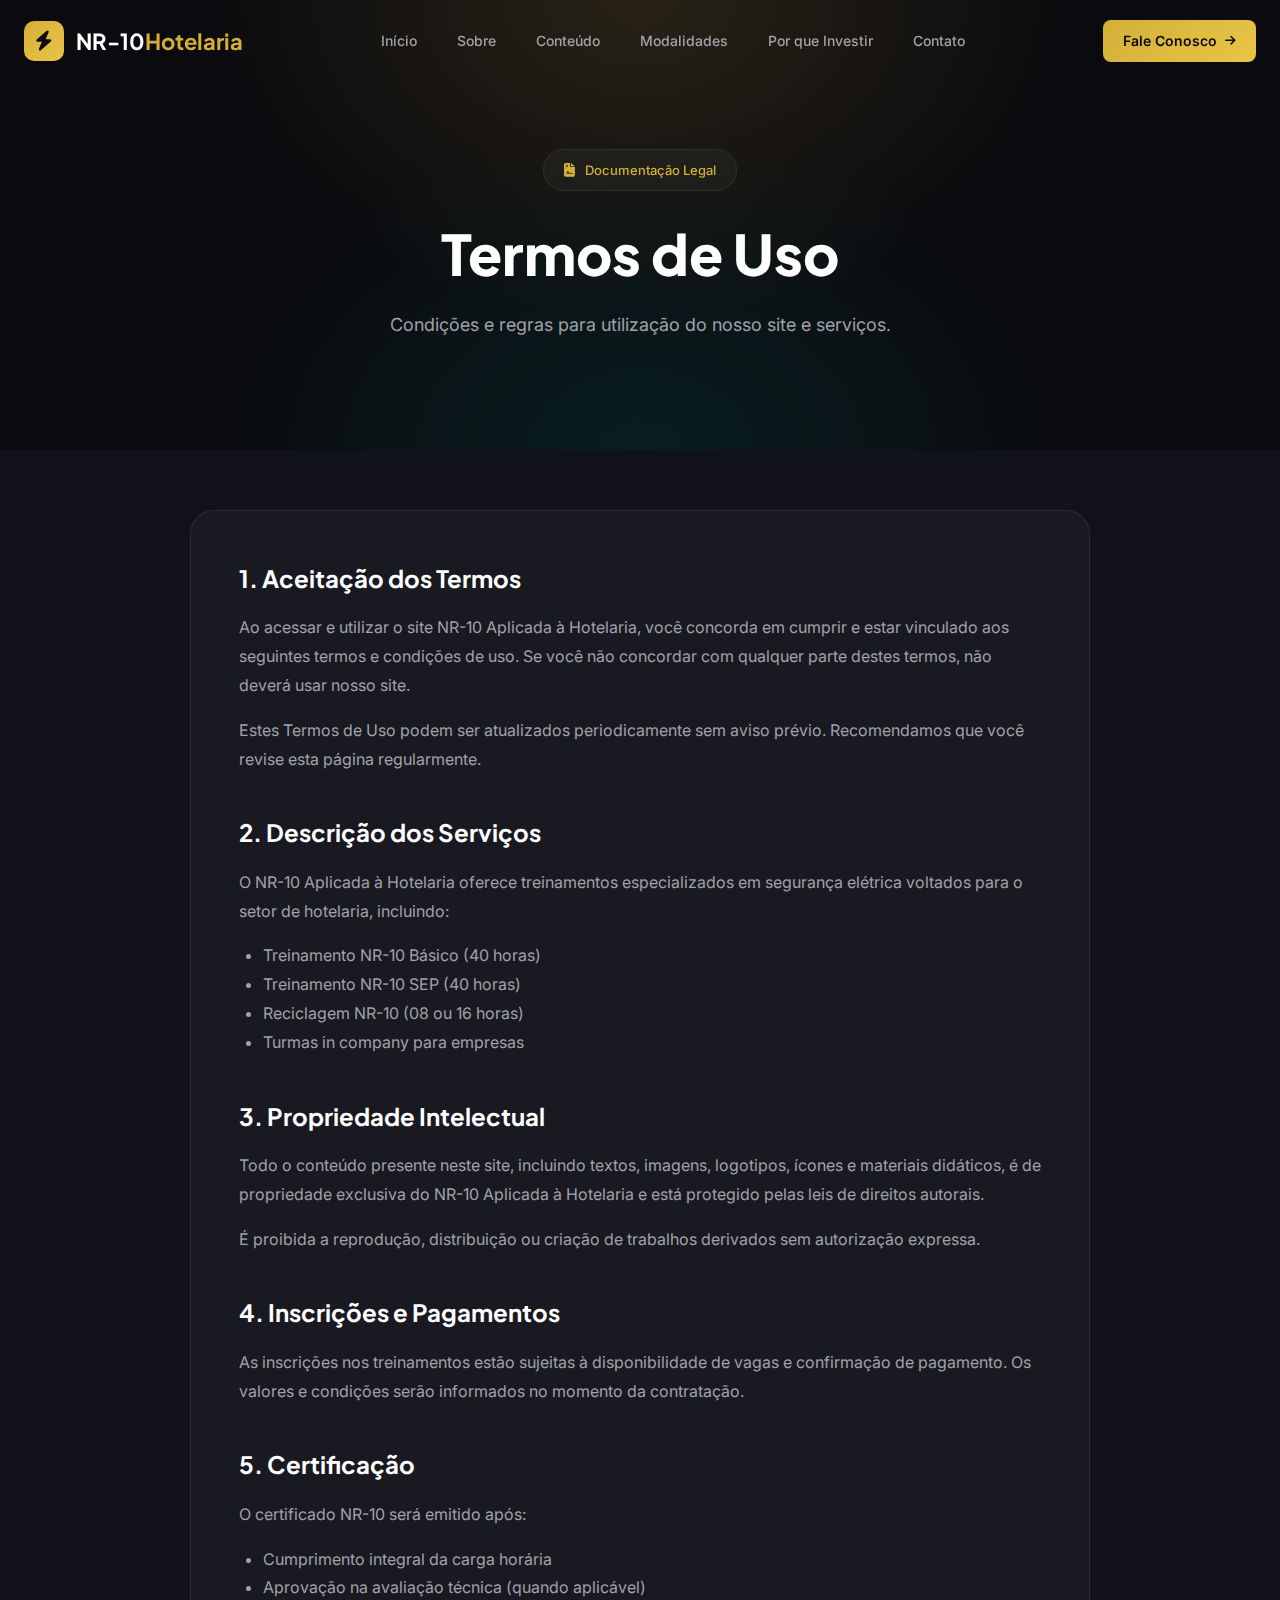
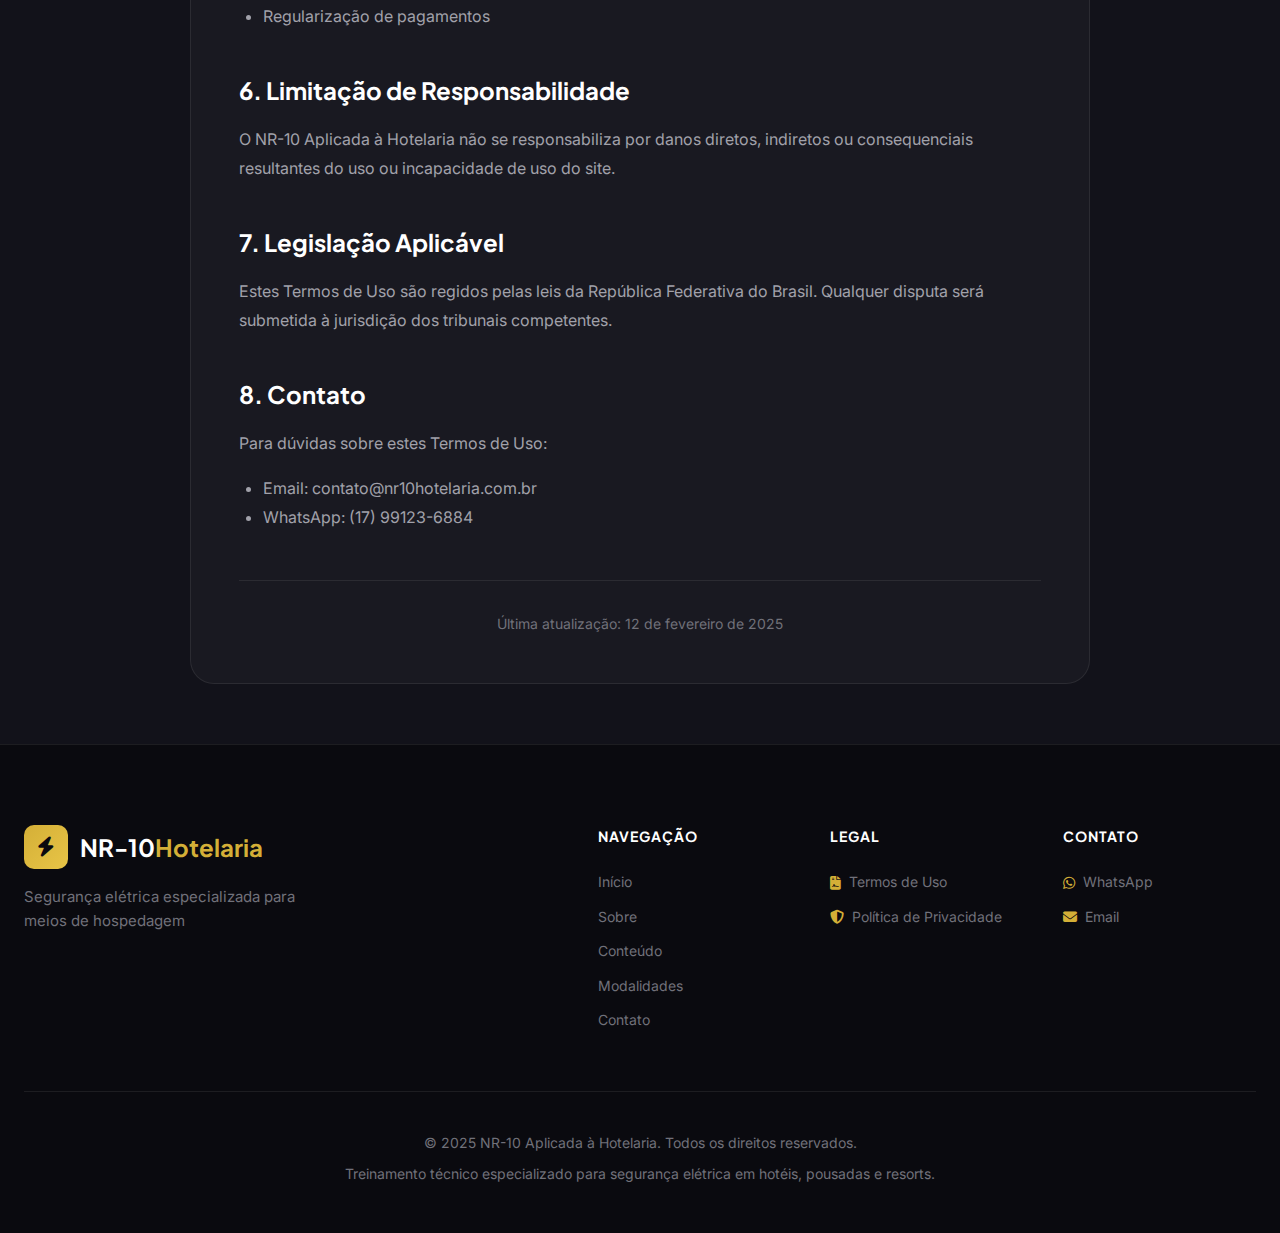
<file: premium/termos-uso.html>
<!DOCTYPE html>
<html lang="pt-BR">
<head>
    <meta charset="UTF-8">
    <meta name="viewport" content="width=device-width, initial-scale=1.0">
    <title>Termos de Uso | NR-10 Aplicada à Hotelaria</title>
    <meta name="description" content="Termos de uso do site NR-10 Aplicada à Hotelaria.">
    <link rel="preconnect" href="https://fonts.googleapis.com">
    <link rel="preconnect" href="https://fonts.gstatic.com" crossorigin>
    <link href="https://fonts.googleapis.com/css2?family=Plus+Jakarta+Sans:wght@300;400;500;600;700;800&family=Inter:wght@300;400;500;600;700&display=swap" rel="stylesheet">
    <link rel="stylesheet" href="https://cdnjs.cloudflare.com/ajax/libs/font-awesome/6.4.0/css/all.min.css">
    <link rel="stylesheet" href="css/style.css">
</head>
<body>
    <!-- Progress Bar -->
    <div class="progress-bar" id="progressBar"></div>

    <!-- Navigation -->
    <nav class="navbar" id="navbar">
        <div class="nav-container">
            <a href="index.html" class="nav-logo">
                <div class="logo-icon">
                    <i class="fas fa-bolt"></i>
                </div>
                <span class="logo-text">NR-10<span class="highlight">Hotelaria</span></span>
            </a>
            <ul class="nav-menu" id="navMenu">
                <li class="nav-item"><a href="index.html#inicio" class="nav-link"><span class="nav-link-text">Início</span></a></li>
                <li class="nav-item"><a href="index.html#sobre" class="nav-link"><span class="nav-link-text">Sobre</span></a></li>
                <li class="nav-item"><a href="index.html#conteudo" class="nav-link"><span class="nav-link-text">Conteúdo</span></a></li>
                <li class="nav-item"><a href="index.html#modalidades" class="nav-link"><span class="nav-link-text">Modalidades</span></a></li>
                <li class="nav-item"><a href="index.html#depoimentos" class="nav-link"><span class="nav-link-text">Por que Investir</span></a></li>
                <li class="nav-item"><a href="index.html#contato" class="nav-link"><span class="nav-link-text">Contato</span></a></li>
            </ul>
            <div class="nav-actions">
                <a href="https://wa.me/5517991236884" class="nav-cta" target="_blank">
                    <span>Fale Conosco</span>
                    <i class="fas fa-arrow-right"></i>
                </a>
            </div>
        </div>
    </nav>

    <!-- Page Header -->
    <section class="hero" style="min-height: 50vh; padding-top: 140px;">
        <div class="hero-bg">
            <div class="hero-gradient"></div>
        </div>
        <div class="hero-content">
            <div class="section-container" style="text-align: center;">
                <div class="hero-badge">
                    <i class="fas fa-file-contract"></i>
                    <span>Documentação Legal</span>
                </div>
                <h1 class="hero-title" style="font-size: clamp(36px, 5vw, 56px);">
                    Termos de Uso
                </h1>
                <p class="hero-description" style="max-width: 700px; margin: 0 auto;">
                    Condições e regras para utilização do nosso site e serviços.
                </p>
            </div>
        </div>
    </section>

    <!-- Content Section -->
    <section class="modules" style="padding: 60px 0;">
        <div class="section-container">
            <div class="legal-content" style="max-width: 900px; margin: 0 auto; background: var(--glass-bg); border: 1px solid var(--glass-border); border-radius: 24px; padding: 48px;">
                
                <div class="legal-section" style="margin-bottom: 40px;">
                    <h2 style="font-family: var(--font-heading); font-size: 24px; font-weight: 700; color: var(--text-primary); margin-bottom: 16px;">1. Aceitação dos Termos</h2>
                    <p style="color: var(--text-secondary); line-height: 1.8; margin-bottom: 16px;">
                        Ao acessar e utilizar o site NR-10 Aplicada à Hotelaria, você concorda em cumprir e estar vinculado aos seguintes termos e condições de uso. Se você não concordar com qualquer parte destes termos, não deverá usar nosso site.
                    </p>
                    <p style="color: var(--text-secondary); line-height: 1.8;">
                        Estes Termos de Uso podem ser atualizados periodicamente sem aviso prévio. Recomendamos que você revise esta página regularmente.
                    </p>
                </div>

                <div class="legal-section" style="margin-bottom: 40px;">
                    <h2 style="font-family: var(--font-heading); font-size: 24px; font-weight: 700; color: var(--text-primary); margin-bottom: 16px;">2. Descrição dos Serviços</h2>
                    <p style="color: var(--text-secondary); line-height: 1.8; margin-bottom: 16px;">
                        O NR-10 Aplicada à Hotelaria oferece treinamentos especializados em segurança elétrica voltados para o setor de hotelaria, incluindo:
                    </p>
                    <ul style="color: var(--text-secondary); line-height: 1.8; margin-left: 24px; margin-bottom: 16px;">
                        <li>Treinamento NR-10 Básico (40 horas)</li>
                        <li>Treinamento NR-10 SEP (40 horas)</li>
                        <li>Reciclagem NR-10 (08 ou 16 horas)</li>
                        <li>Turmas in company para empresas</li>
                    </ul>
                </div>

                <div class="legal-section" style="margin-bottom: 40px;">
                    <h2 style="font-family: var(--font-heading); font-size: 24px; font-weight: 700; color: var(--text-primary); margin-bottom: 16px;">3. Propriedade Intelectual</h2>
                    <p style="color: var(--text-secondary); line-height: 1.8; margin-bottom: 16px;">
                        Todo o conteúdo presente neste site, incluindo textos, imagens, logotipos, ícones e materiais didáticos, é de propriedade exclusiva do NR-10 Aplicada à Hotelaria e está protegido pelas leis de direitos autorais.
                    </p>
                    <p style="color: var(--text-secondary); line-height: 1.8;">
                        É proibida a reprodução, distribuição ou criação de trabalhos derivados sem autorização expressa.
                    </p>
                </div>

                <div class="legal-section" style="margin-bottom: 40px;">
                    <h2 style="font-family: var(--font-heading); font-size: 24px; font-weight: 700; color: var(--text-primary); margin-bottom: 16px;">4. Inscrições e Pagamentos</h2>
                    <p style="color: var(--text-secondary); line-height: 1.8; margin-bottom: 16px;">
                        As inscrições nos treinamentos estão sujeitas à disponibilidade de vagas e confirmação de pagamento. Os valores e condições serão informados no momento da contratação.
                    </p>
                </div>

                <div class="legal-section" style="margin-bottom: 40px;">
                    <h2 style="font-family: var(--font-heading); font-size: 24px; font-weight: 700; color: var(--text-primary); margin-bottom: 16px;">5. Certificação</h2>
                    <p style="color: var(--text-secondary); line-height: 1.8; margin-bottom: 16px;">
                        O certificado NR-10 será emitido após:
                    </p>
                    <ul style="color: var(--text-secondary); line-height: 1.8; margin-left: 24px; margin-bottom: 16px;">
                        <li>Cumprimento integral da carga horária</li>
                        <li>Aprovação na avaliação técnica (quando aplicável)</li>
                        <li>Regularização de pagamentos</li>
                    </ul>
                </div>

                <div class="legal-section" style="margin-bottom: 40px;">
                    <h2 style="font-family: var(--font-heading); font-size: 24px; font-weight: 700; color: var(--text-primary); margin-bottom: 16px;">6. Limitação de Responsabilidade</h2>
                    <p style="color: var(--text-secondary); line-height: 1.8; margin-bottom: 16px;">
                        O NR-10 Aplicada à Hotelaria não se responsabiliza por danos diretos, indiretos ou consequenciais resultantes do uso ou incapacidade de uso do site.
                    </p>
                </div>

                <div class="legal-section" style="margin-bottom: 40px;">
                    <h2 style="font-family: var(--font-heading); font-size: 24px; font-weight: 700; color: var(--text-primary); margin-bottom: 16px;">7. Legislação Aplicável</h2>
                    <p style="color: var(--text-secondary); line-height: 1.8;">
                        Estes Termos de Uso são regidos pelas leis da República Federativa do Brasil. Qualquer disputa será submetida à jurisdição dos tribunais competentes.
                    </p>
                </div>

                <div class="legal-section">
                    <h2 style="font-family: var(--font-heading); font-size: 24px; font-weight: 700; color: var(--text-primary); margin-bottom: 16px;">8. Contato</h2>
                    <p style="color: var(--text-secondary); line-height: 1.8; margin-bottom: 16px;">
                        Para dúvidas sobre estes Termos de Uso:
                    </p>
                    <ul style="color: var(--text-secondary); line-height: 1.8; margin-left: 24px;">
                        <li>Email: contato@nr10hotelaria.com.br</li>
                        <li>WhatsApp: (17) 99123-6884</li>
                    </ul>
                </div>

                <div class="legal-footer" style="margin-top: 48px; padding-top: 32px; border-top: 1px solid var(--glass-border); text-align: center;">
                    <p style="color: var(--text-muted); font-size: 14px;">
                        Última atualização: 12 de fevereiro de 2025
                    </p>
                </div>
            </div>
        </div>
    </section>

    <!-- Footer -->
    <footer class="footer">
        <div class="footer-container">
            <div class="footer-main">
                <div class="footer-brand">
                    <a href="index.html" class="footer-logo">
                        <div class="logo-icon">
                            <i class="fas fa-bolt"></i>
                        </div>
                        <span>NR-10<span class="highlight">Hotelaria</span></span>
                    </a>
                    <p class="footer-tagline">Segurança elétrica especializada para meios de hospedagem</p>
                </div>
                <div class="footer-links">
                    <div class="footer-col">
                        <h4>Navegação</h4>
                        <ul>
                            <li><a href="index.html#inicio">Início</a></li>
                            <li><a href="index.html#sobre">Sobre</a></li>
                            <li><a href="index.html#conteudo">Conteúdo</a></li>
                            <li><a href="index.html#modalidades">Modalidades</a></li>
                            <li><a href="index.html#contato">Contato</a></li>
                        </ul>
                    </div>
                    <div class="footer-col">
                        <h4>Legal</h4>
                        <ul>
                            <li><a href="termos-uso.html"><i class="fas fa-file-contract"></i> Termos de Uso</a></li>
                            <li><a href="politica-privacidade.html"><i class="fas fa-shield-alt"></i> Política de Privacidade</a></li>
                        </ul>
                    </div>
                    <div class="footer-col">
                        <h4>Contato</h4>
                        <ul>
                            <li><a href="https://wa.me/5517991236884" target="_blank"><i class="fab fa-whatsapp"></i> WhatsApp</a></li>
                            <li><a href="mailto:contato@nr10hotelaria.com.br"><i class="fas fa-envelope"></i> Email</a></li>
                        </ul>
                    </div>
                </div>
            </div>
            <div class="footer-bottom">
                <p>&copy; 2025 NR-10 Aplicada à Hotelaria. Todos os direitos reservados.</p>
                <p class="footer-note">Treinamento técnico especializado para segurança elétrica em hotéis, pousadas e resorts.</p>
            </div>
        </div>
    </footer>

    <!-- Back to Top -->
    <button class="back-to-top" id="backToTop" aria-label="Voltar ao topo">
        <i class="fas fa-arrow-up"></i>
    </button>

    <script src="js/main.js"></script>
</body>
</html>
</file>
<file: css/style.css>
/* ========================================
   NR-10 Hotelaria - Dark Theme
   Versão Leve e Profissional
   ======================================== */

:root {
    --primary-900: #0a0a0f;
    --primary-800: #12121a;
    --primary-700: #1a1a25;
    --primary-600: #232330;
    --primary-500: #2d2d3d;
    
    --accent-gold: #d4af37;
    --accent-gold-light: #e8c547;
    --accent-electric: #00d4aa;
    --accent-blue: #3b82f6;
    --accent-purple: #8b5cf6;
    
    --text-primary: #ffffff;
    --text-secondary: #a1a1aa;
    --text-muted: #71717a;
    
    --gradient-gold: linear-gradient(135deg, var(--accent-gold) 0%, var(--accent-gold-light) 100%);
    --gradient-dark: linear-gradient(180deg, var(--primary-800) 0%, var(--primary-900) 100%);
    
    --glass-bg: rgba(255, 255, 255, 0.03);
    --glass-border: rgba(255, 255, 255, 0.08);
    
    --shadow-lg: 0 10px 15px -3px rgba(0,0,0,0.5), 0 4px 6px -4px rgba(0,0,0,0.4);
    --shadow-gold: 0 0 40px rgba(212,175,55,0.2);
    
    --font-family: 'Inter', -apple-system, BlinkMacSystemFont, sans-serif;
    --transition: 300ms ease;
}

/* Reset */
*, *::before, *::after {
    box-sizing: border-box;
    margin: 0;
    padding: 0;
}

html {
    scroll-behavior: smooth;
}

body {
    font-family: var(--font-family);
    font-size: 16px;
    line-height: 1.6;
    color: var(--text-secondary);
    background: var(--primary-900);
    overflow-x: hidden;
}

::selection {
    background: var(--accent-gold);
    color: var(--primary-900);
}

::-webkit-scrollbar {
    width: 8px;
}

::-webkit-scrollbar-track {
    background: var(--primary-800);
}

::-webkit-scrollbar-thumb {
    background: var(--primary-600);
    border-radius: 4px;
}

::-webkit-scrollbar-thumb:hover {
    background: var(--accent-gold);
}

.container {
    width: 100%;
    max-width: 1200px;
    margin: 0 auto;
    padding: 0 24px;
}

/* Progress Bar */
.progress-bar {
    position: fixed;
    top: 0;
    left: 0;
    height: 2px;
    background: var(--gradient-gold);
    z-index: 10000;
    width: 0;
    transition: width 0.1s ease;
}

/* ========================================
   Header
   ======================================== */
.header {
    position: fixed;
    top: 0;
    left: 0;
    right: 0;
    z-index: 1000;
    padding: 20px 0;
    background: rgba(10, 10, 15, 0.9);
    backdrop-filter: blur(20px);
    border-bottom: 1px solid var(--glass-border);
    transition: var(--transition);
}

.navbar {
    display: flex;
    align-items: center;
    justify-content: space-between;
}

.logo {
    display: flex;
    align-items: center;
    gap: 12px;
    font-size: 22px;
    font-weight: 800;
    color: var(--text-primary);
    text-decoration: none;
}

.logo-icon {
    width: 40px;
    height: 40px;
    background: var(--gradient-gold);
    border-radius: 10px;
    display: flex;
    align-items: center;
    justify-content: center;
}

.logo-icon i {
    color: var(--primary-900);
    font-size: 20px;
}

.logo .highlight {
    color: var(--accent-gold);
}

.nav-menu {
    display: flex;
    align-items: center;
    gap: 32px;
    list-style: none;
}

.nav-link {
    font-size: 14px;
    font-weight: 500;
    color: var(--text-secondary);
    text-decoration: none;
    padding: 8px 0;
    position: relative;
    transition: var(--transition);
}

.nav-link::after {
    content: '';
    position: absolute;
    bottom: 0;
    left: 0;
    width: 0;
    height: 2px;
    background: var(--gradient-gold);
    transition: var(--transition);
}

.nav-link:hover,
.nav-link.active {
    color: var(--text-primary);
}

.nav-link:hover::after,
.nav-link.active::after {
    width: 100%;
}

.nav-actions {
    display: flex;
    align-items: center;
    gap: 16px;
}

.btn {
    display: inline-flex;
    align-items: center;
    justify-content: center;
    gap: 8px;
    padding: 12px 24px;
    font-size: 14px;
    font-weight: 600;
    border-radius: 10px;
    cursor: pointer;
    transition: var(--transition);
    border: none;
    text-decoration: none;
}

.btn-primary {
    background: var(--gradient-gold);
    color: var(--primary-900);
}

.btn-primary:hover {
    transform: translateY(-2px);
    box-shadow: var(--shadow-gold);
}

.btn-secondary {
    background: transparent;
    color: var(--text-primary);
    border: 1px solid var(--glass-border);
}

.btn-secondary:hover {
    background: var(--glass-bg);
    border-color: var(--accent-gold);
}

.btn-outline {
    background: transparent;
    color: var(--text-primary);
    border: 1px solid var(--primary-500);
}

.btn-outline:hover {
    border-color: var(--accent-gold);
    color: var(--accent-gold);
}

.btn-outline-light {
    background: transparent;
    color: var(--text-primary);
    border: 1px solid rgba(255,255,255,0.3);
}

.btn-outline-light:hover {
    background: var(--text-primary);
    color: var(--primary-900);
}

.btn-whatsapp {
    background: #25d366;
    color: white;
}

.btn-whatsapp:hover {
    background: #128c7e;
    transform: translateY(-2px);
}

.btn-lg {
    padding: 16px 32px;
    font-size: 16px;
}

.btn-block {
    width: 100%;
}

.mobile-toggle {
    display: none;
    flex-direction: column;
    gap: 5px;
    background: none;
    border: none;
    cursor: pointer;
    padding: 8px;
}

.mobile-toggle span {
    display: block;
    width: 24px;
    height: 2px;
    background: var(--text-primary);
    transition: var(--transition);
}

/* ========================================
   Hero
   ======================================== */
.hero {
    position: relative;
    min-height: 100vh;
    display: flex;
    align-items: center;
    padding: 140px 0 100px;
    overflow: hidden;
}

.hero-bg {
    position: absolute;
    inset: 0;
    z-index: 0;
}

.hero-particles {
    position: absolute;
    inset: 0;
    background-image: 
        radial-gradient(2px 2px at 20px 30px, rgba(212,175,55,0.3), transparent),
        radial-gradient(2px 2px at 40px 70px, rgba(0,212,170,0.3), transparent),
        radial-gradient(1px 1px at 90px 40px, rgba(212,175,55,0.3), transparent);
    background-size: 350px 200px;
    animation: particles 20s linear infinite;
}

@keyframes particles {
    0% { transform: translateY(0); }
    100% { transform: translateY(-200px); }
}

.hero-gradient {
    position: absolute;
    inset: 0;
    background: 
        radial-gradient(ellipse at top, rgba(212,175,55,0.1) 0%, transparent 50%),
        radial-gradient(ellipse at bottom, rgba(0,212,170,0.05) 0%, transparent 50%);
}

.hero-content {
    position: relative;
    z-index: 1;
}

.hero-badge {
    display: inline-flex;
    align-items: center;
    gap: 10px;
    padding: 10px 20px;
    background: var(--glass-bg);
    border: 1px solid var(--glass-border);
    border-radius: 50px;
    color: var(--accent-gold);
    font-size: 13px;
    font-weight: 600;
    margin-bottom: 32px;
}

.hero-title {
    font-size: clamp(40px, 5vw, 64px);
    font-weight: 800;
    line-height: 1.1;
    color: var(--text-primary);
    margin-bottom: 24px;
}

.title-line {
    display: block;
}

.title-line.highlight {
    background: var(--gradient-gold);
    -webkit-background-clip: text;
    -webkit-text-fill-color: transparent;
}

.hero-subtitle {
    max-width: 600px;
    font-size: 18px;
    line-height: 1.8;
    color: var(--text-secondary);
    margin-bottom: 40px;
}

.hero-subtitle strong {
    color: var(--text-primary);
}

.hero-actions {
    display: flex;
    gap: 16px;
    margin-bottom: 60px;
    flex-wrap: wrap;
}

.hero-stats {
    display: flex;
    align-items: center;
    gap: 40px;
    padding: 24px 32px;
    background: var(--glass-bg);
    border: 1px solid var(--glass-border);
    border-radius: 16px;
    backdrop-filter: blur(20px);
    width: fit-content;
    flex-wrap: wrap;
}

.stat-card {
    display: flex;
    align-items: center;
    gap: 16px;
}

.stat-icon {
    width: 48px;
    height: 48px;
    background: var(--gradient-gold);
    border-radius: 12px;
    display: flex;
    align-items: center;
    justify-content: center;
}

.stat-icon i {
    color: var(--primary-900);
    font-size: 20px;
}

.stat-info {
    display: flex;
    align-items: baseline;
    gap: 4px;
}

.stat-number {
    font-size: 32px;
    font-weight: 800;
    color: var(--text-primary);
}

.stat-suffix {
    font-size: 24px;
    font-weight: 700;
    color: var(--accent-gold);
}

.stat-label {
    display: block;
    font-size: 13px;
    color: var(--text-muted);
    margin-top: 2px;
}

.stat-divider {
    width: 1px;
    height: 40px;
    background: var(--glass-border);
}

/* ========================================
   Clients Marquee
   ======================================== */
.clients {
    padding: 40px 0;
    background: var(--primary-800);
    border-top: 1px solid var(--glass-border);
    border-bottom: 1px solid var(--glass-border);
    overflow: hidden;
}

.clients-container {
    display: flex;
    align-items: center;
    gap: 40px;
}

.clients-label {
    font-size: 14px;
    font-weight: 500;
    color: var(--text-muted);
    white-space: nowrap;
    flex-shrink: 0;
}

.clients-marquee {
    flex: 1;
    overflow: hidden;
    mask-image: linear-gradient(90deg, transparent, black 10%, black 90%, transparent);
}

.clients-track {
    display: flex;
    gap: 60px;
    animation: marquee 30s linear infinite;
}

.clients-track span {
    display: flex;
    align-items: center;
    gap: 12px;
    font-size: 15px;
    font-weight: 500;
    color: var(--text-secondary);
    white-space: nowrap;
}

.clients-track i {
    color: var(--accent-gold);
}

@keyframes marquee {
    0% { transform: translateX(0); }
    100% { transform: translateX(-50%); }
}

/* ========================================
   Sections Common
   ======================================== */
section {
    padding: 100px 0;
}

.section-header {
    text-align: center;
    max-width: 700px;
    margin: 0 auto 60px;
}

.section-tag {
    display: inline-block;
    padding: 8px 16px;
    background: var(--glass-bg);
    border: 1px solid var(--glass-border);
    border-radius: 50px;
    font-size: 12px;
    font-weight: 600;
    text-transform: uppercase;
    letter-spacing: 2px;
    color: var(--accent-gold);
    margin-bottom: 20px;
}

.section-title {
    font-size: clamp(32px, 4vw, 48px);
    font-weight: 800;
    color: var(--text-primary);
    line-height: 1.2;
    margin-bottom: 16px;
}

.section-desc {
    font-size: 18px;
    color: var(--text-muted);
}

/* ========================================
   Problem Section
   ======================================== */
.problem {
    background: var(--primary-800);
}

.problem-grid {
    display: grid;
    grid-template-columns: repeat(2, 1fr);
    gap: 24px;
}

.problem-card {
    padding: 32px;
    background: var(--glass-bg);
    border: 1px solid var(--glass-border);
    border-radius: 20px;
    transition: var(--transition);
    position: relative;
    overflow: hidden;
}

.problem-card::before {
    content: '';
    position: absolute;
    top: 0;
    left: 0;
    right: 0;
    height: 2px;
    background: var(--gradient-gold);
    transform: scaleX(0);
    transition: var(--transition);
}

.problem-card:hover {
    transform: translateY(-4px);
    border-color: rgba(212,175,55,0.3);
    box-shadow: var(--shadow-lg);
}

.problem-card:hover::before {
    transform: scaleX(1);
}

.problem-icon {
    width: 56px;
    height: 56px;
    background: var(--primary-700);
    border: 1px solid var(--glass-border);
    border-radius: 14px;
    display: flex;
    align-items: center;
    justify-content: center;
    margin-bottom: 20px;
}

.problem-icon i {
    font-size: 24px;
    color: var(--accent-gold);
}

.problem-number {
    position: absolute;
    top: 20px;
    right: 20px;
    font-size: 12px;
    font-weight: 700;
    color: var(--accent-gold);
}

.problem-card h3 {
    font-size: 20px;
    font-weight: 700;
    color: var(--text-primary);
    margin-bottom: 12px;
}

.problem-card > p {
    font-size: 14px;
    color: var(--text-secondary);
    line-height: 1.7;
    margin-bottom: 16px;
}

.problem-list {
    list-style: none;
}

.problem-list li {
    display: flex;
    align-items: center;
    gap: 8px;
    font-size: 13px;
    color: var(--text-muted);
    margin-bottom: 6px;
}

.problem-list li::before {
    content: '';
    width: 4px;
    height: 4px;
    background: var(--accent-gold);
    border-radius: 50%;
}

/* ========================================
   Solution Section
   ======================================== */
.solution {
    background: var(--primary-900);
}

.solution-wrapper {
    display: grid;
    grid-template-columns: 1fr 1fr;
    gap: 80px;
    align-items: center;
}

.solution-text {
    font-size: 16px;
    color: var(--text-secondary);
    line-height: 1.8;
    margin-bottom: 32px;
}

.solution-text strong {
    color: var(--text-primary);
}

.solution-list {
    list-style: none;
}

.solution-list li {
    display: flex;
    align-items: flex-start;
    gap: 12px;
    margin-bottom: 16px;
    font-size: 15px;
    color: var(--text-secondary);
}

.solution-list i {
    color: var(--accent-electric);
    font-size: 18px;
    margin-top: 2px;
}

.solution-visual {
    position: relative;
}

.solution-image {
    aspect-ratio: 4/3;
    background: var(--glass-bg);
    border: 1px solid var(--glass-border);
    border-radius: 24px;
    display: flex;
    align-items: center;
    justify-content: center;
    position: relative;
}

.image-content {
    text-align: center;
}

.image-content i {
    font-size: 64px;
    color: var(--accent-gold);
    margin-bottom: 16px;
    display: block;
}

.image-content span {
    font-size: 20px;
    font-weight: 700;
    color: var(--text-primary);
}

/* ========================================
   Content Section
   ======================================== */
.content {
    background: var(--primary-800);
}

.content-grid {
    display: grid;
    grid-template-columns: repeat(4, 1fr);
    gap: 24px;
}

.content-card {
    padding: 32px;
    background: var(--glass-bg);
    border: 1px solid var(--glass-border);
    border-radius: 20px;
    transition: var(--transition);
    position: relative;
    overflow: hidden;
}

.content-card:hover {
    transform: translateY(-4px);
    border-color: rgba(212,175,55,0.3);
    box-shadow: var(--shadow-lg);
}

.content-number {
    position: absolute;
    top: 20px;
    right: 20px;
    font-size: 24px;
    font-weight: 800;
    color: var(--primary-600);
}

.content-icon {
    width: 48px;
    height: 48px;
    background: var(--primary-700);
    border-radius: 12px;
    display: flex;
    align-items: center;
    justify-content: center;
    margin-bottom: 20px;
}

.content-icon i {
    font-size: 20px;
    color: var(--accent-gold);
}

.content-card h3 {
    font-size: 17px;
    font-weight: 700;
    color: var(--text-primary);
    margin-bottom: 12px;
}

.content-card p {
    font-size: 14px;
    color: var(--text-muted);
    line-height: 1.6;
}

/* ========================================
   Pricing Section
   ======================================== */
.pricing {
    background: var(--primary-900);
}

.pricing-grid {
    display: grid;
    grid-template-columns: repeat(3, 1fr);
    gap: 24px;
    margin-bottom: 40px;
}

.pricing-card {
    background: var(--glass-bg);
    border: 1px solid var(--glass-border);
    border-radius: 24px;
    overflow: hidden;
    transition: var(--transition);
}

.pricing-card:hover {
    transform: translateY(-8px);
    border-color: rgba(212,175,55,0.3);
    box-shadow: var(--shadow-lg);
}

.pricing-header {
    padding: 40px 32px 24px;
    text-align: center;
    background: var(--primary-800);
}

.pricing-icon {
    width: 64px;
    height: 64px;
    background: var(--primary-700);
    border: 1px solid var(--glass-border);
    border-radius: 16px;
    display: flex;
    align-items: center;
    justify-content: center;
    margin: 0 auto 20px;
}

.pricing-icon i {
    font-size: 24px;
    color: var(--accent-gold);
}

.pricing-header h3 {
    font-size: 22px;
    font-weight: 700;
    color: var(--text-primary);
    margin-bottom: 12px;
}

.pricing-hours {
    display: flex;
    align-items: baseline;
    justify-content: center;
    gap: 4px;
}

.hours-number {
    font-size: 40px;
    font-weight: 800;
    color: var(--accent-gold);
}

.hours-label {
    font-size: 16px;
    color: var(--text-muted);
}

.pricing-body {
    padding: 32px;
}

.pricing-body > p {
    font-size: 15px;
    color: var(--text-secondary);
    text-align: center;
    margin-bottom: 24px;
}

.pricing-features {
    list-style: none;
}

.pricing-features li {
    display: flex;
    align-items: center;
    gap: 12px;
    padding: 10px 0;
    font-size: 14px;
    color: var(--text-secondary);
    border-bottom: 1px solid var(--glass-border);
}

.pricing-features li:last-child {
    border-bottom: none;
}

.pricing-features i {
    color: var(--accent-electric);
    font-size: 12px;
}

.pricing-footer {
    padding: 0 32px 32px;
}

.delivery-info {
    display: flex;
    justify-content: center;
}

.delivery-card {
    display: flex;
    align-items: center;
    gap: 24px;
    padding: 24px 32px;
    background: var(--glass-bg);
    border: 1px solid var(--glass-border);
    border-radius: 16px;
}

.delivery-card h4 {
    font-size: 16px;
    font-weight: 700;
    color: var(--text-primary);
    display: flex;
    align-items: center;
    gap: 10px;
}

.delivery-card h4 i {
    color: var(--accent-gold);
}

.delivery-options {
    display: flex;
    gap: 12px;
    flex-wrap: wrap;
}

.delivery-tag {
    padding: 8px 16px;
    background: var(--primary-700);
    border-radius: 20px;
    font-size: 13px;
    font-weight: 500;
    color: var(--text-secondary);
}

/* ========================================
   Triggers Section
   ======================================== */
.triggers {
    background: var(--primary-800);
    overflow: hidden;
}

.triggers-marquee {
    position: relative;
    overflow: hidden;
    mask-image: linear-gradient(90deg, transparent, black 10%, black 90%, transparent);
    margin-bottom: 60px;
}

.triggers-track {
    display: flex;
    gap: 24px;
    animation: triggersScroll 40s linear infinite;
}

@keyframes triggersScroll {
    0% { transform: translateX(0); }
    100% { transform: translateX(-50%); }
}

.trigger-card {
    flex-shrink: 0;
    width: 400px;
    padding: 32px;
    background: var(--glass-bg);
    border: 1px solid var(--glass-border);
    border-radius: 20px;
    text-align: center;
}

.trigger-card i {
    font-size: 32px;
    color: var(--accent-gold);
    margin-bottom: 16px;
}

.trigger-card p {
    font-size: 17px;
    font-weight: 600;
    color: var(--text-primary);
    line-height: 1.6;
    font-style: italic;
}

.triggers-stats {
    display: grid;
    grid-template-columns: repeat(3, 1fr);
    gap: 32px;
    max-width: 900px;
    margin: 0 auto;
}

.trigger-stat {
    text-align: center;
    padding: 32px;
    background: var(--glass-bg);
    border: 1px solid var(--glass-border);
    border-radius: 20px;
}

.stat-value {
    display: block;
    font-size: 36px;
    font-weight: 800;
    background: var(--gradient-gold);
    -webkit-background-clip: text;
    -webkit-text-fill-color: transparent;
    margin-bottom: 12px;
}

.trigger-stat .stat-desc {
    font-size: 14px;
    color: var(--text-secondary);
    line-height: 1.6;
}

/* ========================================
   CTA Section
   ======================================== */
.cta-section {
    background: var(--primary-900);
    position: relative;
    overflow: hidden;
}

.cta-section::before {
    content: '';
    position: absolute;
    inset: 0;
    background: 
        radial-gradient(ellipse at top, rgba(212,175,55,0.1) 0%, transparent 50%),
        radial-gradient(ellipse at bottom, rgba(0,212,170,0.05) 0%, transparent 50%);
}

.cta-content {
    position: relative;
    text-align: center;
    max-width: 700px;
    margin: 0 auto;
}

.cta-content h2 {
    font-size: clamp(32px, 4vw, 48px);
    font-weight: 800;
    color: var(--text-primary);
    margin-bottom: 20px;
}

.cta-content p {
    font-size: 18px;
    color: var(--text-secondary);
    margin-bottom: 40px;
}

.cta-content strong {
    color: var(--accent-gold);
}

.cta-actions {
    display: flex;
    gap: 16px;
    justify-content: center;
    flex-wrap: wrap;
}

/* ========================================
   Contact Section
   ======================================== */
.contact {
    background: var(--primary-800);
}

.contact-wrapper {
    display: grid;
    grid-template-columns: 1fr 1.2fr;
    gap: 80px;
    align-items: start;
}

.contact-desc {
    font-size: 16px;
    color: var(--text-secondary);
    line-height: 1.7;
    margin-bottom: 40px;
}

.contact-methods {
    display: flex;
    flex-direction: column;
    gap: 20px;
}

.contact-method {
    display: flex;
    align-items: center;
    gap: 20px;
    padding: 24px;
    background: var(--glass-bg);
    border: 1px solid var(--glass-border);
    border-radius: 16px;
    text-decoration: none;
    transition: var(--transition);
}

.contact-method:hover {
    transform: translateX(8px);
    border-color: var(--accent-gold);
}

.method-icon {
    width: 56px;
    height: 56px;
    border-radius: 14px;
    display: flex;
    align-items: center;
    justify-content: center;
    flex-shrink: 0;
}

.method-icon.whatsapp {
    background: #25d366;
}

.method-icon.email {
    background: var(--accent-blue);
}

.method-icon i {
    font-size: 24px;
    color: white;
}

.method-info h4 {
    font-size: 16px;
    font-weight: 700;
    color: var(--text-primary);
    margin-bottom: 4px;
}

.method-info p {
    font-size: 14px;
    color: var(--text-muted);
    margin-bottom: 4px;
}

.method-action {
    font-size: 13px;
    font-weight: 600;
    color: var(--accent-gold);
    display: flex;
    align-items: center;
    gap: 6px;
}

.contact-form-wrapper {
    background: var(--glass-bg);
    border: 1px solid var(--glass-border);
    border-radius: 24px;
    padding: 40px;
}

.contact-form h3 {
    font-size: 24px;
    font-weight: 700;
    color: var(--text-primary);
    margin-bottom: 32px;
}

.form-group {
    margin-bottom: 20px;
}

.form-row {
    display: grid;
    grid-template-columns: 1fr 1fr;
    gap: 20px;
}

.form-group label {
    display: block;
    font-size: 13px;
    font-weight: 600;
    color: var(--text-primary);
    margin-bottom: 8px;
}

.form-group input,
.form-group select,
.form-group textarea {
    width: 100%;
    padding: 14px 18px;
    background: var(--primary-700);
    border: 1px solid var(--glass-border);
    border-radius: 12px;
    font-size: 15px;
    color: var(--text-primary);
    transition: var(--transition);
}

.form-group input::placeholder,
.form-group textarea::placeholder {
    color: var(--text-muted);
}

.form-group input:focus,
.form-group select:focus,
.form-group textarea:focus {
    outline: none;
    border-color: var(--accent-gold);
    box-shadow: 0 0 0 3px rgba(212,175,55,0.1);
}

.form-group select {
    cursor: pointer;
    appearance: none;
    background-image: url("data:image/svg+xml,%3Csvg width='12' height='12' viewBox='0 0 12 12'%3E%3Cpath fill='%2371717a' d='M6 8L1 3h10z'/%3E%3C/svg%3E");
    background-repeat: no-repeat;
    background-position: right 18px center;
}

.form-group select option {
    background: var(--primary-700);
    color: var(--text-primary);
}

.form-group textarea {
    resize: vertical;
    min-height: 120px;
}

/* ========================================
   Footer
   ======================================== */
.footer {
    background: var(--primary-900);
    border-top: 1px solid var(--glass-border);
    padding: 80px 0 40px;
}

.footer-wrapper {
    display: grid;
    grid-template-columns: 1.5fr 2fr;
    gap: 80px;
    margin-bottom: 60px;
}

.footer-brand {
    max-width: 300px;
}

.footer-logo {
    display: flex;
    align-items: center;
    gap: 12px;
    font-size: 24px;
    font-weight: 800;
    color: var(--text-primary);
    text-decoration: none;
    margin-bottom: 16px;
}

.footer-logo i {
    color: var(--accent-gold);
    font-size: 28px;
}

.footer-logo .highlight {
    color: var(--accent-gold);
}

.footer-tagline {
    font-size: 15px;
    color: var(--text-muted);
    line-height: 1.6;
}

.footer-links {
    display: grid;
    grid-template-columns: repeat(3, 1fr);
    gap: 40px;
}

.footer-col h4 {
    font-size: 14px;
    font-weight: 700;
    color: var(--text-primary);
    text-transform: uppercase;
    letter-spacing: 1px;
    margin-bottom: 24px;
}

.footer-col ul {
    list-style: none;
    display: flex;
    flex-direction: column;
    gap: 12px;
}

.footer-col a {
    font-size: 14px;
    color: var(--text-muted);
    text-decoration: none;
    transition: var(--transition);
    display: flex;
    align-items: center;
    gap: 8px;
}

.footer-col a:hover {
    color: var(--accent-gold);
}

.footer-col a i {
    color: var(--accent-gold);
}

.footer-bottom {
    padding-top: 40px;
    border-top: 1px solid var(--glass-border);
    text-align: center;
}

.footer-bottom p {
    font-size: 14px;
    color: var(--text-muted);
    margin-bottom: 8px;
}

.footer-note {
    font-size: 12px;
    color: var(--primary-600);
}

/* ========================================
   Back to Top
   ======================================== */
.back-to-top {
    position: fixed;
    bottom: 30px;
    right: 30px;
    width: 50px;
    height: 50px;
    background: var(--accent-gold);
    border: none;
    border-radius: 50%;
    display: flex;
    align-items: center;
    justify-content: center;
    color: var(--primary-900);
    font-size: 18px;
    cursor: pointer;
    opacity: 0;
    visibility: hidden;
    transform: translateY(20px);
    transition: var(--transition);
    z-index: 999;
    box-shadow: var(--shadow-gold);
}

.back-to-top.visible {
    opacity: 1;
    visibility: visible;
    transform: translateY(0);
}

.back-to-top:hover {
    transform: translateY(-4px);
}

/* ========================================
   Responsive
   ======================================== */
@media (max-width: 1024px) {
    .nav-menu {
        position: fixed;
        top: 0;
        right: -100%;
        width: 300px;
        height: 100vh;
        background: var(--primary-900);
        border-left: 1px solid var(--glass-border);
        flex-direction: column;
        padding: 100px 40px 40px;
        transition: var(--transition);
    }

    .nav-menu.active {
        right: 0;
    }

    .mobile-toggle {
        display: flex;
    }

    .hero-stats {
        flex-direction: column;
        gap: 24px;
    }

    .stat-divider {
        width: 100%;
        height: 1px;
    }

    .problem-grid,
    .content-grid {
        grid-template-columns: 1fr;
    }

    .pricing-grid {
        grid-template-columns: 1fr;
        max-width: 500px;
        margin: 0 auto 40px;
    }

    .solution-wrapper,
    .contact-wrapper,
    .footer-wrapper {
        grid-template-columns: 1fr;
        gap: 60px;
    }

    .footer-links {
        grid-template-columns: repeat(2, 1fr);
    }

    .triggers-stats {
        grid-template-columns: 1fr;
    }
}

@media (max-width: 768px) {
    section {
        padding: 80px 0;
    }

    .hero-actions {
        flex-direction: column;
    }

    .clients-container {
        flex-direction: column;
        gap: 20px;
    }

    .form-row {
        grid-template-columns: 1fr;
    }

    .delivery-card {
        flex-direction: column;
        text-align: center;
    }

    .footer-links {
        grid-template-columns: 1fr;
    }
}

@media (max-width: 480px) {
    .hero-title {
        font-size: 32px;
    }

    .trigger-card {
        width: 280px;
        padding: 24px;
    }

    .contact-form-wrapper {
        padding: 24px;
    }
}
</file>
<file: premium/css/style.css>
/* ========================================
   NR-10 Hotelaria - Premium Edition
   Design Ultra Profissional e Sofisticado
   ======================================== */

/* ========================================
   Variables & Reset
   ======================================== */
:root {
    /* Primary Colors - Dark Premium Theme */
    --primary-900: #0a0a0f;
    --primary-800: #12121a;
    --primary-700: #1a1a25;
    --primary-600: #232330;
    --primary-500: #2d2d3d;
    
    /* Accent Colors - Gold & Electric */
    --accent-gold: #d4af37;
    --accent-gold-light: #e8c547;
    --accent-gold-dark: #b8960c;
    --accent-electric: #00d4aa;
    --accent-blue: #3b82f6;
    --accent-purple: #8b5cf6;
    
    /* Text Colors */
    --text-primary: #ffffff;
    --text-secondary: #a1a1aa;
    --text-muted: #71717a;
    --text-dark: #27272a;
    
    /* Gradients */
    --gradient-gold: linear-gradient(135deg, var(--accent-gold) 0%, var(--accent-gold-light) 100%);
    --gradient-dark: linear-gradient(180deg, var(--primary-800) 0%, var(--primary-900) 100%);
    --gradient-card: linear-gradient(145deg, rgba(255,255,255,0.05) 0%, rgba(255,255,255,0.02) 100%);
    --gradient-hero: radial-gradient(ellipse at top, rgba(212,175,55,0.15) 0%, transparent 50%),
                       radial-gradient(ellipse at bottom, rgba(0,212,170,0.1) 0%, transparent 50%);
    
    /* Glass Effect */
    --glass-bg: rgba(255, 255, 255, 0.03);
    --glass-border: rgba(255, 255, 255, 0.08);
    --glass-shadow: 0 8px 32px rgba(0, 0, 0, 0.3);
    
    /* Shadows */
    --shadow-sm: 0 1px 2px rgba(0,0,0,0.3);
    --shadow-md: 0 4px 6px -1px rgba(0,0,0,0.4), 0 2px 4px -2px rgba(0,0,0,0.3);
    --shadow-lg: 0 10px 15px -3px rgba(0,0,0,0.5), 0 4px 6px -4px rgba(0,0,0,0.4);
    --shadow-xl: 0 20px 25px -5px rgba(0,0,0,0.5), 0 8px 10px -6px rgba(0,0,0,0.4);
    --shadow-gold: 0 0 40px rgba(212,175,55,0.3);
    --shadow-gold-lg: 0 0 60px rgba(212,175,55,0.4);
    
    /* Typography */
    --font-heading: 'Plus Jakarta Sans', sans-serif;
    --font-body: 'Inter', sans-serif;
    
    /* Transitions */
    --transition-fast: 150ms cubic-bezier(0.4, 0, 0.2, 1);
    --transition-base: 300ms cubic-bezier(0.4, 0, 0.2, 1);
    --transition-slow: 500ms cubic-bezier(0.4, 0, 0.2, 1);
    --transition-bounce: 500ms cubic-bezier(0.68, -0.55, 0.265, 1.55);
    
    /* Spacing */
    --section-padding: 120px;
    --container-max: 1280px;
    --container-padding: 24px;
}

/* Reset */
*, *::before, *::after {
    box-sizing: border-box;
    margin: 0;
    padding: 0;
}

html {
    scroll-behavior: smooth;
    -webkit-font-smoothing: antialiased;
    -moz-osx-font-smoothing: grayscale;
}

body {
    font-family: var(--font-body);
    font-size: 16px;
    line-height: 1.6;
    color: var(--text-secondary);
    background: var(--primary-900);
    overflow-x: hidden;
}

/* Selection */
::selection {
    background: var(--accent-gold);
    color: var(--primary-900);
}

/* Scrollbar */
::-webkit-scrollbar {
    width: 8px;
}

::-webkit-scrollbar-track {
    background: var(--primary-800);
}

::-webkit-scrollbar-thumb {
    background: var(--primary-600);
    border-radius: 4px;
}

::-webkit-scrollbar-thumb:hover {
    background: var(--accent-gold);
}

/* ========================================
   Preloader
   ======================================== */
.preloader {
    position: fixed;
    inset: 0;
    background: var(--primary-900);
    display: flex;
    align-items: center;
    justify-content: center;
    z-index: 9999;
    transition: opacity 0.5s ease, visibility 0.5s ease;
}

.preloader.hidden {
    opacity: 0;
    visibility: hidden;
}

.preloader-content {
    text-align: center;
}

.preloader-icon {
    font-size: 48px;
    color: var(--accent-gold);
    margin-bottom: 16px;
    animation: pulse 1.5s ease-in-out infinite;
}

.preloader-text {
    font-family: var(--font-heading);
    font-size: 24px;
    font-weight: 700;
    color: var(--text-primary);
    margin-bottom: 24px;
}

.preloader-text .highlight {
    color: var(--accent-gold);
}

.preloader-bar {
    width: 200px;
    height: 3px;
    background: var(--primary-700);
    border-radius: 3px;
    overflow: hidden;
    margin: 0 auto;
}

.preloader-progress {
    height: 100%;
    background: var(--gradient-gold);
    width: 0;
    animation: loading 2s ease forwards;
}

@keyframes loading {
    0% { width: 0; }
    100% { width: 100%; }
}

@keyframes pulse {
    0%, 100% { transform: scale(1); opacity: 1; }
    50% { transform: scale(1.1); opacity: 0.8; }
}

/* ========================================
   Custom Cursor
   ======================================== */
.cursor {
    width: 8px;
    height: 8px;
    background: var(--accent-gold);
    border-radius: 50%;
    position: fixed;
    pointer-events: none;
    z-index: 9998;
    transition: transform 0.1s ease;
    mix-blend-mode: difference;
}

.cursor-follower {
    width: 32px;
    height: 32px;
    border: 1px solid var(--accent-gold);
    border-radius: 50%;
    position: fixed;
    pointer-events: none;
    z-index: 9997;
    transition: transform 0.3s ease, opacity 0.3s ease;
    opacity: 0.5;
}

@media (pointer: coarse) {
    .cursor, .cursor-follower {
        display: none;
    }
}

/* ========================================
   Progress Bar
   ======================================== */
.progress-bar {
    position: fixed;
    top: 0;
    left: 0;
    height: 2px;
    background: var(--gradient-gold);
    z-index: 9996;
    width: 0;
    transition: width 0.1s ease;
}

/* ========================================
   Navigation
   ======================================== */
.navbar {
    position: fixed;
    top: 0;
    left: 0;
    right: 0;
    z-index: 1000;
    padding: 20px 0;
    transition: var(--transition-base);
}

.navbar.scrolled {
    background: rgba(10, 10, 15, 0.9);
    backdrop-filter: blur(20px);
    -webkit-backdrop-filter: blur(20px);
    border-bottom: 1px solid var(--glass-border);
    padding: 12px 0;
}

.nav-container {
    max-width: var(--container-max);
    margin: 0 auto;
    padding: 0 var(--container-padding);
    display: flex;
    align-items: center;
    justify-content: space-between;
}

.nav-logo {
    display: flex;
    align-items: center;
    gap: 12px;
    font-family: var(--font-heading);
    font-size: 22px;
    font-weight: 700;
    color: var(--text-primary);
    text-decoration: none;
}

.logo-icon {
    width: 40px;
    height: 40px;
    background: var(--gradient-gold);
    border-radius: 10px;
    display: flex;
    align-items: center;
    justify-content: center;
}

.logo-icon i {
    color: var(--primary-900);
    font-size: 20px;
}

.logo-text .highlight {
    color: var(--accent-gold);
}

.nav-menu {
    display: flex;
    align-items: center;
    gap: 40px;
    list-style: none;
}

.nav-link {
    position: relative;
    font-size: 14px;
    font-weight: 500;
    color: var(--text-secondary);
    text-decoration: none;
    padding: 8px 0;
    transition: color var(--transition-fast);
}

.nav-link-text {
    position: relative;
    z-index: 1;
}

.nav-link-hover {
    position: absolute;
    bottom: 0;
    left: 0;
    width: 0;
    height: 2px;
    background: var(--gradient-gold);
    transition: width var(--transition-base);
}

.nav-link:hover,
.nav-link.active {
    color: var(--text-primary);
}

.nav-link:hover .nav-link-hover,
.nav-link.active .nav-link-hover {
    width: 100%;
}

.nav-actions {
    display: flex;
    align-items: center;
    gap: 20px;
}

.nav-cta {
    display: flex;
    align-items: center;
    gap: 8px;
    padding: 10px 20px;
    background: var(--gradient-gold);
    color: var(--primary-900);
    font-size: 14px;
    font-weight: 600;
    border-radius: 8px;
    text-decoration: none;
    transition: var(--transition-base);
}

.nav-cta:hover {
    transform: translateY(-2px);
    box-shadow: var(--shadow-gold);
}

.nav-cta i {
    font-size: 12px;
    transition: transform var(--transition-fast);
}

.nav-cta:hover i {
    transform: translateX(4px);
}

.nav-toggle {
    display: none;
    flex-direction: column;
    gap: 5px;
    background: none;
    border: none;
    cursor: pointer;
    padding: 5px;
}

.nav-toggle span {
    display: block;
    width: 24px;
    height: 2px;
    background: var(--text-primary);
    transition: var(--transition-base);
}

/* ========================================
   Buttons
   ======================================== */
.btn {
    display: inline-flex;
    align-items: center;
    justify-content: center;
    gap: 10px;
    padding: 14px 28px;
    font-family: var(--font-heading);
    font-size: 14px;
    font-weight: 600;
    border-radius: 10px;
    cursor: pointer;
    transition: var(--transition-base);
    border: none;
    text-decoration: none;
}

.btn-primary {
    background: var(--gradient-gold);
    color: var(--primary-900);
}

.btn-primary:hover {
    transform: translateY(-2px);
    box-shadow: var(--shadow-gold);
}

.btn-secondary {
    background: transparent;
    color: var(--text-primary);
    border: 1px solid var(--glass-border);
}

.btn-secondary:hover {
    background: var(--glass-bg);
    border-color: var(--accent-gold);
}

.btn-outline {
    background: transparent;
    color: var(--text-primary);
    border: 1px solid var(--primary-500);
}

.btn-outline:hover {
    border-color: var(--accent-gold);
    color: var(--accent-gold);
}

.btn-outline-light {
    background: transparent;
    color: var(--text-primary);
    border: 1px solid rgba(255,255,255,0.3);
}

.btn-outline-light:hover {
    background: var(--text-primary);
    color: var(--primary-900);
}

.btn-whatsapp {
    background: #25d366;
    color: white;
}

.btn-whatsapp:hover {
    background: #128c7e;
    transform: translateY(-2px);
    box-shadow: 0 10px 30px rgba(37, 211, 102, 0.3);
}

.btn-glow {
    position: relative;
    overflow: hidden;
}

.btn-glow::before {
    content: '';
    position: absolute;
    top: -50%;
    left: -50%;
    width: 200%;
    height: 200%;
    background: radial-gradient(circle, rgba(255,255,255,0.3) 0%, transparent 60%);
    opacity: 0;
    transition: opacity var(--transition-base);
}

.btn-glow:hover::before {
    opacity: 1;
}

.btn-lg {
    padding: 18px 36px;
    font-size: 16px;
}

.btn-block {
    width: 100%;
}

/* ========================================
   Hero Section
   ======================================== */
.hero {
    position: relative;
    min-height: 100vh;
    display: flex;
    align-items: center;
    padding: 140px 0 100px;
    overflow: hidden;
}

.hero-bg {
    position: absolute;
    inset: 0;
    z-index: 0;
}

.hero-particles {
    position: absolute;
    inset: 0;
    background-image: 
        radial-gradient(2px 2px at 20px 30px, rgba(212,175,55,0.3), transparent),
        radial-gradient(2px 2px at 40px 70px, rgba(0,212,170,0.3), transparent),
        radial-gradient(1px 1px at 90px 40px, rgba(212,175,55,0.3), transparent),
        radial-gradient(2px 2px at 160px 120px, rgba(0,212,170,0.3), transparent),
        radial-gradient(1px 1px at 230px 80px, rgba(212,175,55,0.3), transparent),
        radial-gradient(2px 2px at 300px 150px, rgba(0,212,170,0.3), transparent);
    background-size: 350px 200px;
    animation: particles 20s linear infinite;
}

@keyframes particles {
    0% { transform: translateY(0); }
    100% { transform: translateY(-200px); }
}

.hero-gradient {
    position: absolute;
    inset: 0;
    background: var(--gradient-hero);
}

.hero-grid {
    position: absolute;
    inset: 0;
    background-image: 
        linear-gradient(rgba(255,255,255,0.02) 1px, transparent 1px),
        linear-gradient(90deg, rgba(255,255,255,0.02) 1px, transparent 1px);
    background-size: 60px 60px;
}

.hero-content {
    position: relative;
    z-index: 1;
    max-width: var(--container-max);
    margin: 0 auto;
    padding: 0 var(--container-padding);
}

.hero-badge {
    display: inline-flex;
    align-items: center;
    gap: 10px;
    padding: 10px 20px;
    background: var(--glass-bg);
    border: 1px solid var(--glass-border);
    border-radius: 50px;
    font-size: 13px;
    font-weight: 500;
    color: var(--accent-gold);
    margin-bottom: 32px;
    backdrop-filter: blur(10px);
}

.hero-badge i {
    font-size: 14px;
}

.hero-title {
    font-family: var(--font-heading);
    font-size: clamp(40px, 6vw, 72px);
    font-weight: 800;
    line-height: 1.1;
    color: var(--text-primary);
    margin-bottom: 24px;
}

.title-line {
    display: block;
}

.title-line.highlight {
    background: var(--gradient-gold);
    -webkit-background-clip: text;
    -webkit-text-fill-color: transparent;
    background-clip: text;
}

.hero-description {
    max-width: 600px;
    font-size: 18px;
    line-height: 1.8;
    color: var(--text-secondary);
    margin-bottom: 40px;
}

.hero-description strong {
    color: var(--text-primary);
}

.hero-actions {
    display: flex;
    gap: 16px;
    margin-bottom: 60px;
    flex-wrap: wrap;
}

.hero-stats {
    display: flex;
    align-items: center;
    gap: 40px;
    padding: 24px 32px;
    background: var(--glass-bg);
    border: 1px solid var(--glass-border);
    border-radius: 16px;
    backdrop-filter: blur(20px);
    width: fit-content;
}

.stat-card {
    display: flex;
    align-items: center;
    gap: 16px;
}

.stat-icon {
    width: 48px;
    height: 48px;
    background: var(--gradient-gold);
    border-radius: 12px;
    display: flex;
    align-items: center;
    justify-content: center;
}

.stat-icon i {
    color: var(--primary-900);
    font-size: 20px;
}

.stat-info {
    display: flex;
    align-items: baseline;
    gap: 4px;
}

.stat-number {
    font-family: var(--font-heading);
    font-size: 32px;
    font-weight: 800;
    color: var(--text-primary);
}

.stat-suffix {
    font-family: var(--font-heading);
    font-size: 24px;
    font-weight: 700;
    color: var(--accent-gold);
}

.stat-label {
    display: block;
    font-size: 13px;
    color: var(--text-muted);
    margin-top: 2px;
}

.stat-divider {
    width: 1px;
    height: 40px;
    background: var(--glass-border);
}

.hero-scroll {
    position: absolute;
    bottom: 40px;
    left: 50%;
    transform: translateX(-50%);
    z-index: 1;
}

.scroll-indicator {
    display: flex;
    flex-direction: column;
    align-items: center;
    gap: 12px;
}

.scroll-indicator span {
    font-size: 11px;
    font-weight: 600;
    text-transform: uppercase;
    letter-spacing: 2px;
    color: var(--text-muted);
}

.scroll-line {
    width: 1px;
    height: 60px;
    background: var(--primary-600);
    position: relative;
    overflow: hidden;
}

.scroll-dot {
    position: absolute;
    top: 0;
    left: 50%;
    transform: translateX(-50%);
    width: 3px;
    height: 20px;
    background: var(--accent-gold);
    animation: scrollLine 1.5s ease-in-out infinite;
}

@keyframes scrollLine {
    0% { top: -20px; opacity: 0; }
    50% { opacity: 1; }
    100% { top: 60px; opacity: 0; }
}

/* ========================================
   Clients Marquee
   ======================================== */
.clients {
    padding: 40px 0;
    background: var(--primary-800);
    border-top: 1px solid var(--glass-border);
    border-bottom: 1px solid var(--glass-border);
    overflow: hidden;
}

.clients-container {
    max-width: var(--container-max);
    margin: 0 auto;
    padding: 0 var(--container-padding);
    display: flex;
    align-items: center;
    gap: 40px;
}

.clients-label {
    font-size: 14px;
    font-weight: 500;
    color: var(--text-muted);
    white-space: nowrap;
    flex-shrink: 0;
}

.clients-marquee {
    flex: 1;
    overflow: hidden;
    mask-image: linear-gradient(90deg, transparent, black 10%, black 90%, transparent);
    -webkit-mask-image: linear-gradient(90deg, transparent, black 10%, black 90%, transparent);
}

.clients-track {
    display: flex;
    gap: 60px;
    animation: marquee 30s linear infinite;
}

.clients-track span {
    display: flex;
    align-items: center;
    gap: 12px;
    font-size: 15px;
    font-weight: 500;
    color: var(--text-secondary);
    white-space: nowrap;
}

.clients-track i {
    color: var(--accent-gold);
}

@keyframes marquee {
    0% { transform: translateX(0); }
    100% { transform: translateX(-50%); }
}

/* ========================================
   Section Common Styles
   ======================================== */
section {
    padding: var(--section-padding) 0;
}

.section-container {
    max-width: var(--container-max);
    margin: 0 auto;
    padding: 0 var(--container-padding);
}

.section-header {
    text-align: center;
    max-width: 700px;
    margin: 0 auto 80px;
}

.section-eyebrow {
    display: inline-block;
    padding: 8px 16px;
    background: var(--glass-bg);
    border: 1px solid var(--glass-border);
    border-radius: 50px;
    font-size: 12px;
    font-weight: 600;
    text-transform: uppercase;
    letter-spacing: 2px;
    color: var(--accent-gold);
    margin-bottom: 20px;
}

.section-title {
    font-family: var(--font-heading);
    font-size: clamp(32px, 4vw, 48px);
    font-weight: 800;
    color: var(--text-primary);
    line-height: 1.2;
    margin-bottom: 16px;
}

.section-subtitle {
    font-size: 18px;
    color: var(--text-muted);
}

/* ========================================
   Problem/Solution Section
   ======================================== */
.problem-solution {
    background: var(--gradient-dark);
}

.problems-grid {
    display: grid;
    grid-template-columns: repeat(2, 1fr);
    gap: 24px;
}

.problem-card {
    display: flex;
    gap: 24px;
    padding: 32px;
    background: var(--gradient-card);
    border: 1px solid var(--glass-border);
    border-radius: 20px;
    transition: var(--transition-base);
    position: relative;
    overflow: hidden;
}

.problem-card::before {
    content: '';
    position: absolute;
    top: 0;
    left: 0;
    width: 100%;
    height: 2px;
    background: var(--gradient-gold);
    transform: scaleX(0);
    transition: transform var(--transition-base);
}

.problem-card:hover {
    transform: translateY(-4px);
    border-color: rgba(212,175,55,0.3);
    box-shadow: var(--shadow-lg);
}

.problem-card:hover::before {
    transform: scaleX(1);
}

.problem-visual {
    position: relative;
    flex-shrink: 0;
}

.problem-icon-wrap {
    width: 64px;
    height: 64px;
    background: var(--primary-700);
    border: 1px solid var(--glass-border);
    border-radius: 16px;
    display: flex;
    align-items: center;
    justify-content: center;
    position: relative;
    z-index: 1;
}

.problem-icon-wrap i {
    font-size: 24px;
    color: var(--accent-gold);
}

.problem-glow {
    position: absolute;
    top: 50%;
    left: 50%;
    transform: translate(-50%, -50%);
    width: 80px;
    height: 80px;
    background: var(--accent-gold);
    border-radius: 50%;
    filter: blur(40px);
    opacity: 0.2;
    transition: opacity var(--transition-base);
}

.problem-card:hover .problem-glow {
    opacity: 0.4;
}

.problem-content {
    flex: 1;
}

.problem-number {
    font-family: var(--font-heading);
    font-size: 12px;
    font-weight: 700;
    color: var(--accent-gold);
    margin-bottom: 8px;
    display: block;
}

.problem-content h3 {
    font-family: var(--font-heading);
    font-size: 20px;
    font-weight: 700;
    color: var(--text-primary);
    margin-bottom: 12px;
}

.problem-content > p {
    font-size: 14px;
    color: var(--text-secondary);
    line-height: 1.7;
    margin-bottom: 16px;
}

.problem-list {
    list-style: none;
}

.problem-list li {
    display: flex;
    align-items: center;
    gap: 8px;
    font-size: 13px;
    color: var(--text-muted);
    margin-bottom: 6px;
}

.problem-list li::before {
    content: '';
    width: 4px;
    height: 4px;
    background: var(--accent-gold);
    border-radius: 50%;
}

/* ========================================
   Features Section
   ======================================== */
.features {
    background: var(--primary-900);
}

.features-container {
    max-width: var(--container-max);
    margin: 0 auto;
    padding: 0 var(--container-padding);
    display: grid;
    grid-template-columns: 1fr 1fr;
    gap: 80px;
    align-items: center;
}

.features-visual {
    position: relative;
}

.features-image {
    position: relative;
    aspect-ratio: 4/3;
}

.image-frame {
    position: relative;
    width: 100%;
    height: 100%;
    background: var(--gradient-card);
    border: 1px solid var(--glass-border);
    border-radius: 24px;
    display: flex;
    align-items: center;
    justify-content: center;
    overflow: hidden;
}

.image-content {
    text-align: center;
}

.image-content i {
    font-size: 80px;
    color: var(--accent-gold);
    margin-bottom: 16px;
    display: block;
}

.image-content span {
    font-family: var(--font-heading);
    font-size: 24px;
    font-weight: 700;
    color: var(--text-primary);
}

.frame-corner {
    position: absolute;
    width: 40px;
    height: 40px;
    border-color: var(--accent-gold);
    border-style: solid;
    border-width: 0;
}

.frame-corner.top-left {
    top: 20px;
    left: 20px;
    border-top-width: 2px;
    border-left-width: 2px;
}

.frame-corner.top-right {
    top: 20px;
    right: 20px;
    border-top-width: 2px;
    border-right-width: 2px;
}

.frame-corner.bottom-left {
    bottom: 20px;
    left: 20px;
    border-bottom-width: 2px;
    border-left-width: 2px;
}

.frame-corner.bottom-right {
    bottom: 20px;
    right: 20px;
    border-bottom-width: 2px;
    border-right-width: 2px;
}

.floating-badge {
    position: absolute;
    display: flex;
    align-items: center;
    gap: 8px;
    padding: 12px 20px;
    background: var(--glass-bg);
    border: 1px solid var(--glass-border);
    border-radius: 50px;
    backdrop-filter: blur(20px);
    font-size: 13px;
    font-weight: 500;
    color: var(--text-primary);
    animation: float 3s ease-in-out infinite;
}

.floating-badge.badge-1 {
    top: 20px;
    right: -20px;
    animation-delay: 0s;
}

.floating-badge.badge-2 {
    bottom: 40px;
    left: -30px;
    animation-delay: 1.5s;
}

.floating-badge i {
    color: var(--accent-gold);
}

@keyframes float {
    0%, 100% { transform: translateY(0); }
    50% { transform: translateY(-10px); }
}

.features-content .section-eyebrow {
    margin-bottom: 16px;
}

.features-content .section-title {
    margin-bottom: 24px;
}

.features-text {
    font-size: 16px;
    color: var(--text-secondary);
    line-height: 1.8;
    margin-bottom: 32px;
}

.features-text strong {
    color: var(--text-primary);
}

.features-list {
    display: flex;
    flex-direction: column;
    gap: 20px;
}

.feature-item {
    display: flex;
    gap: 16px;
}

.feature-icon {
    width: 48px;
    height: 48px;
    background: var(--primary-700);
    border: 1px solid var(--glass-border);
    border-radius: 12px;
    display: flex;
    align-items: center;
    justify-content: center;
    flex-shrink: 0;
}

.feature-icon i {
    color: var(--accent-gold);
    font-size: 20px;
}

.feature-text h4 {
    font-family: var(--font-heading);
    font-size: 16px;
    font-weight: 700;
    color: var(--text-primary);
    margin-bottom: 4px;
}

.feature-text p {
    font-size: 14px;
    color: var(--text-muted);
}

/* ========================================
   Modules Timeline Section
   ======================================== */
.modules {
    background: var(--primary-800);
    position: relative;
}

.modules-timeline {
    position: relative;
    max-width: 800px;
    margin: 0 auto;
}

.timeline-line {
    position: absolute;
    left: 32px;
    top: 0;
    bottom: 0;
    width: 2px;
    background: linear-gradient(180deg, var(--accent-gold) 0%, var(--accent-electric) 100%);
    opacity: 0.3;
}

.module-card {
    display: flex;
    gap: 32px;
    margin-bottom: 40px;
    position: relative;
}

.module-card:last-child {
    margin-bottom: 0;
}

.module-marker {
    width: 64px;
    height: 64px;
    background: var(--primary-700);
    border: 2px solid var(--glass-border);
    border-radius: 50%;
    display: flex;
    align-items: center;
    justify-content: center;
    position: relative;
    z-index: 1;
    flex-shrink: 0;
    transition: var(--transition-base);
}

.module-card:hover .module-marker {
    border-color: var(--accent-gold);
    box-shadow: 0 0 30px rgba(212,175,55,0.3);
}

.module-number {
    font-family: var(--font-heading);
    font-size: 18px;
    font-weight: 800;
    color: var(--accent-gold);
}

.module-content {
    flex: 1;
    padding: 32px;
    background: var(--gradient-card);
    border: 1px solid var(--glass-border);
    border-radius: 20px;
    transition: var(--transition-base);
}

.module-card:hover .module-content {
    transform: translateX(8px);
    border-color: rgba(212,175,55,0.3);
}

.module-icon {
    width: 48px;
    height: 48px;
    background: var(--primary-600);
    border-radius: 12px;
    display: flex;
    align-items: center;
    justify-content: center;
    margin-bottom: 16px;
}

.module-icon i {
    color: var(--accent-gold);
    font-size: 20px;
}

.module-content h3 {
    font-family: var(--font-heading);
    font-size: 20px;
    font-weight: 700;
    color: var(--text-primary);
    margin-bottom: 12px;
}

.module-content > p {
    font-size: 15px;
    color: var(--text-secondary);
    line-height: 1.7;
    margin-bottom: 16px;
}

.module-tags {
    display: flex;
    flex-wrap: wrap;
    gap: 8px;
}

.module-tags span {
    padding: 6px 12px;
    background: var(--primary-600);
    border-radius: 20px;
    font-size: 12px;
    font-weight: 500;
    color: var(--text-secondary);
}
/* ========================================
   NR-10 Hotelaria - Premium Edition (Part 2)
   ======================================== */

/* ========================================
   Pricing Section
   ======================================== */
.pricing {
    background: var(--primary-900);
}

.pricing-grid {
    display: grid;
    grid-template-columns: repeat(3, 1fr);
    gap: 24px;
    margin-bottom: 40px;
}

.pricing-card {
    background: var(--gradient-card);
    border: 1px solid var(--glass-border);
    border-radius: 24px;
    overflow: hidden;
    transition: var(--transition-base);
    position: relative;
}

.pricing-card:hover {
    transform: translateY(-8px);
    border-color: rgba(212,175,55,0.3);
    box-shadow: var(--shadow-xl);
}

.pricing-card.featured {
    border-color: var(--accent-gold);
    transform: scale(1.05);
}

.pricing-card.featured:hover {
    transform: scale(1.05) translateY(-8px);
    box-shadow: var(--shadow-gold-lg);
}

.pricing-badge {
    position: absolute;
    top: 0;
    left: 50%;
    transform: translateX(-50%);
    padding: 8px 20px;
    background: var(--gradient-gold);
    color: var(--primary-900);
    font-size: 12px;
    font-weight: 700;
    text-transform: uppercase;
    letter-spacing: 1px;
    border-radius: 0 0 12px 12px;
}

.pricing-header {
    padding: 40px 32px 24px;
    text-align: center;
    background: var(--primary-800);
}

.pricing-icon {
    width: 72px;
    height: 72px;
    background: var(--primary-700);
    border: 1px solid var(--glass-border);
    border-radius: 20px;
    display: flex;
    align-items: center;
    justify-content: center;
    margin: 0 auto 20px;
}

.pricing-icon i {
    font-size: 28px;
    color: var(--accent-gold);
}

.pricing-name {
    font-family: var(--font-heading);
    font-size: 24px;
    font-weight: 700;
    color: var(--text-primary);
    margin-bottom: 12px;
}

.pricing-hours {
    display: flex;
    align-items: baseline;
    justify-content: center;
    gap: 4px;
}

.hours-number {
    font-family: var(--font-heading);
    font-size: 48px;
    font-weight: 800;
    color: var(--accent-gold);
}

.hours-label {
    font-size: 16px;
    color: var(--text-muted);
}

.pricing-body {
    padding: 32px;
}

.pricing-desc {
    font-size: 15px;
    color: var(--text-secondary);
    text-align: center;
    margin-bottom: 24px;
    line-height: 1.6;
}

.pricing-features {
    list-style: none;
}

.pricing-features li {
    display: flex;
    align-items: center;
    gap: 12px;
    padding: 10px 0;
    font-size: 14px;
    color: var(--text-secondary);
    border-bottom: 1px solid var(--glass-border);
}

.pricing-features li:last-child {
    border-bottom: none;
}

.pricing-features i {
    color: var(--accent-gold);
    font-size: 12px;
}

.pricing-footer {
    padding: 0 32px 32px;
}

.delivery-info {
    display: flex;
    justify-content: center;
}

.delivery-card {
    display: flex;
    align-items: center;
    gap: 24px;
    padding: 24px 32px;
    background: var(--gradient-card);
    border: 1px solid var(--glass-border);
    border-radius: 16px;
}

.delivery-card h4 {
    font-family: var(--font-heading);
    font-size: 16px;
    font-weight: 700;
    color: var(--text-primary);
    display: flex;
    align-items: center;
    gap: 10px;
}

.delivery-card h4 i {
    color: var(--accent-gold);
}

.delivery-options {
    display: flex;
    gap: 12px;
    flex-wrap: wrap;
}

.delivery-tag {
    padding: 8px 16px;
    background: var(--primary-700);
    border-radius: 20px;
    font-size: 13px;
    font-weight: 500;
    color: var(--text-secondary);
}

/* ========================================
   Testimonials Section
   ======================================== */
.testimonials {
    background: var(--gradient-dark);
    overflow: hidden;
}

.testimonials-slider {
    position: relative;
    max-width: 800px;
    margin: 0 auto;
}

.testimonials-track {
    display: flex;
    transition: transform var(--transition-slow);
}

.testimonial-card {
    flex: 0 0 100%;
    padding: 40px;
    background: var(--gradient-card);
    border: 1px solid var(--glass-border);
    border-radius: 24px;
    text-align: center;
}

.testimonial-quote {
    font-size: 32px;
    color: var(--accent-gold);
    margin-bottom: 24px;
    opacity: 0.5;
}

.testimonial-text {
    font-size: 20px;
    color: var(--text-primary);
    line-height: 1.8;
    margin-bottom: 32px;
    font-style: italic;
}

.testimonial-author {
    display: flex;
    align-items: center;
    justify-content: center;
    gap: 16px;
}

.author-avatar {
    width: 56px;
    height: 56px;
    background: var(--primary-700);
    border: 2px solid var(--accent-gold);
    border-radius: 50%;
    display: flex;
    align-items: center;
    justify-content: center;
}

.author-avatar i {
    font-size: 24px;
    color: var(--accent-gold);
}

.author-info {
    text-align: left;
}

.author-info h4 {
    font-family: var(--font-heading);
    font-size: 18px;
    font-weight: 700;
    color: var(--text-primary);
    margin-bottom: 4px;
}

.author-info span {
    font-size: 14px;
    color: var(--text-muted);
}

.testimonials-nav {
    display: flex;
    align-items: center;
    justify-content: center;
    gap: 24px;
    margin-top: 32px;
}

.nav-btn {
    width: 48px;
    height: 48px;
    background: var(--primary-700);
    border: 1px solid var(--glass-border);
    border-radius: 50%;
    display: flex;
    align-items: center;
    justify-content: center;
    color: var(--text-primary);
    cursor: pointer;
    transition: var(--transition-base);
}

.nav-btn:hover {
    background: var(--accent-gold);
    border-color: var(--accent-gold);
    color: var(--primary-900);
}

.testimonials-dots {
    display: flex;
    gap: 8px;
}

.dot {
    width: 10px;
    height: 10px;
    background: var(--primary-600);
    border-radius: 50%;
    cursor: pointer;
    transition: var(--transition-base);
}

.dot.active {
    background: var(--accent-gold);
    transform: scale(1.2);
}

/* ========================================
   FAQ Section
   ======================================== */
.faq {
    background: var(--primary-900);
}

.faq-grid {
    max-width: 800px;
    margin: 0 auto;
    display: flex;
    flex-direction: column;
    gap: 16px;
}

.faq-item {
    background: var(--gradient-card);
    border: 1px solid var(--glass-border);
    border-radius: 16px;
    overflow: hidden;
    transition: var(--transition-base);
}

.faq-item:hover {
    border-color: rgba(212,175,55,0.2);
}

.faq-item.active {
    border-color: rgba(212,175,55,0.3);
}

.faq-question {
    width: 100%;
    display: flex;
    align-items: center;
    justify-content: space-between;
    padding: 24px;
    background: none;
    border: none;
    font-family: var(--font-heading);
    font-size: 16px;
    font-weight: 600;
    color: var(--text-primary);
    cursor: pointer;
    text-align: left;
}

.faq-question i {
    color: var(--accent-gold);
    transition: transform var(--transition-base);
}

.faq-item.active .faq-question i {
    transform: rotate(180deg);
}

.faq-answer {
    max-height: 0;
    overflow: hidden;
    transition: max-height var(--transition-slow);
}

.faq-item.active .faq-answer {
    max-height: 300px;
}

.faq-answer p {
    padding: 0 24px 24px;
    font-size: 15px;
    color: var(--text-secondary);
    line-height: 1.7;
}

/* ========================================
   CTA Section
   ======================================== */
.cta-section {
    position: relative;
    padding: 120px 0;
    overflow: hidden;
}

.cta-bg {
    position: absolute;
    inset: 0;
    background: var(--gradient-hero);
}

.cta-particles {
    position: absolute;
    inset: 0;
    background-image: 
        radial-gradient(2px 2px at 80px 40px, rgba(212,175,55,0.4), transparent),
        radial-gradient(1px 1px at 150px 80px, rgba(0,212,170,0.4), transparent),
        radial-gradient(2px 2px at 250px 120px, rgba(212,175,55,0.4), transparent);
    background-size: 300px 200px;
    animation: particles 25s linear infinite;
}

.cta-content {
    position: relative;
    z-index: 1;
    text-align: center;
    max-width: 700px;
    margin: 0 auto;
    padding: 0 var(--container-padding);
}

.cta-content h2 {
    font-family: var(--font-heading);
    font-size: clamp(32px, 4vw, 48px);
    font-weight: 800;
    color: var(--text-primary);
    margin-bottom: 20px;
}

.cta-content p {
    font-size: 18px;
    color: var(--text-secondary);
    margin-bottom: 40px;
}

.cta-content strong {
    color: var(--accent-gold);
}

.cta-actions {
    display: flex;
    gap: 16px;
    justify-content: center;
    flex-wrap: wrap;
}

/* ========================================
   Contact Section
   ======================================== */
.contact {
    background: var(--primary-800);
}

.contact-wrapper {
    display: grid;
    grid-template-columns: 1fr 1.2fr;
    gap: 80px;
    align-items: start;
}

.contact-info .section-eyebrow {
    margin-bottom: 16px;
}

.contact-info .section-title {
    margin-bottom: 16px;
}

.contact-desc {
    font-size: 16px;
    color: var(--text-secondary);
    line-height: 1.7;
    margin-bottom: 40px;
}

.contact-methods {
    display: flex;
    flex-direction: column;
    gap: 20px;
}

.contact-method {
    display: flex;
    align-items: center;
    gap: 20px;
    padding: 24px;
    background: var(--gradient-card);
    border: 1px solid var(--glass-border);
    border-radius: 16px;
    text-decoration: none;
    transition: var(--transition-base);
}

.contact-method:hover {
    transform: translateX(8px);
    border-color: var(--accent-gold);
}

.method-icon {
    width: 56px;
    height: 56px;
    border-radius: 14px;
    display: flex;
    align-items: center;
    justify-content: center;
    flex-shrink: 0;
}

.method-icon.whatsapp {
    background: #25d366;
}

.method-icon.email {
    background: var(--accent-blue);
}

.method-icon.location {
    background: var(--accent-purple);
}

.method-icon i {
    font-size: 24px;
    color: white;
}

.method-info h4 {
    font-family: var(--font-heading);
    font-size: 16px;
    font-weight: 700;
    color: var(--text-primary);
    margin-bottom: 4px;
}

.method-info p {
    font-size: 14px;
    color: var(--text-muted);
    margin-bottom: 4px;
}

.method-action {
    font-size: 13px;
    font-weight: 600;
    color: var(--accent-gold);
    display: flex;
    align-items: center;
    gap: 6px;
}

.method-action i {
    font-size: 10px;
    transition: transform var(--transition-fast);
}

.contact-method:hover .method-action i {
    transform: translateX(4px);
}

.method-note {
    font-size: 12px;
    color: var(--text-muted);
    font-style: italic;
}

/* Contact Form */
.contact-form-wrapper {
    background: var(--gradient-card);
    border: 1px solid var(--glass-border);
    border-radius: 24px;
    padding: 40px;
}

.contact-form h3 {
    font-family: var(--font-heading);
    font-size: 24px;
    font-weight: 700;
    color: var(--text-primary);
    margin-bottom: 32px;
}

.form-group {
    margin-bottom: 20px;
}

.form-row {
    display: grid;
    grid-template-columns: 1fr 1fr;
    gap: 20px;
}

.form-group label {
    display: block;
    font-size: 13px;
    font-weight: 600;
    color: var(--text-primary);
    margin-bottom: 8px;
}

.form-group input,
.form-group select,
.form-group textarea {
    width: 100%;
    padding: 14px 18px;
    background: var(--primary-700);
    border: 1px solid var(--glass-border);
    border-radius: 12px;
    font-family: var(--font-body);
    font-size: 15px;
    color: var(--text-primary);
    transition: var(--transition-fast);
}

.form-group input::placeholder,
.form-group textarea::placeholder {
    color: var(--text-muted);
}

.form-group input:focus,
.form-group select:focus,
.form-group textarea:focus {
    outline: none;
    border-color: var(--accent-gold);
    box-shadow: 0 0 0 3px rgba(212,175,55,0.1);
}

.form-group select {
    cursor: pointer;
    appearance: none;
    background-image: url("data:image/svg+xml,%3Csvg xmlns='http://www.w3.org/2000/svg' width='12' height='12' viewBox='0 0 12 12'%3E%3Cpath fill='%23a1a1aa' d='M6 8L1 3h10z'/%3E%3C/svg%3E");
    background-repeat: no-repeat;
    background-position: right 18px center;
}

.form-group select option {
    background: var(--primary-700);
    color: var(--text-primary);
}

.form-group textarea {
    resize: vertical;
    min-height: 120px;
}

/* ========================================
   Footer
   ======================================== */
.footer {
    background: var(--primary-900);
    border-top: 1px solid var(--glass-border);
    padding: 80px 0 40px;
}

.footer-container {
    max-width: var(--container-max);
    margin: 0 auto;
    padding: 0 var(--container-padding);
}

.footer-main {
    display: grid;
    grid-template-columns: 1.5fr 2fr;
    gap: 80px;
    margin-bottom: 60px;
}

.footer-brand {
    max-width: 300px;
}

.footer-logo {
    display: flex;
    align-items: center;
    gap: 12px;
    font-family: var(--font-heading);
    font-size: 24px;
    font-weight: 700;
    color: var(--text-primary);
    text-decoration: none;
    margin-bottom: 16px;
}

.footer-logo .logo-icon {
    width: 44px;
    height: 44px;
}

.footer-logo .highlight {
    color: var(--accent-gold);
}

.footer-tagline {
    font-size: 15px;
    color: var(--text-muted);
    line-height: 1.6;
    margin-bottom: 24px;
}

.footer-social {
    display: flex;
    gap: 12px;
}

.social-link {
    width: 44px;
    height: 44px;
    background: var(--primary-700);
    border: 1px solid var(--glass-border);
    border-radius: 12px;
    display: flex;
    align-items: center;
    justify-content: center;
    color: var(--text-secondary);
    transition: var(--transition-base);
}

.social-link:hover {
    background: var(--accent-gold);
    border-color: var(--accent-gold);
    color: var(--primary-900);
    transform: translateY(-4px);
}

.footer-links {
    display: grid;
    grid-template-columns: repeat(3, 1fr);
    gap: 40px;
}

.footer-col h4 {
    font-family: var(--font-heading);
    font-size: 14px;
    font-weight: 700;
    color: var(--text-primary);
    text-transform: uppercase;
    letter-spacing: 1px;
    margin-bottom: 24px;
}

.footer-col ul {
    list-style: none;
    display: flex;
    flex-direction: column;
    gap: 12px;
}

.footer-col a {
    font-size: 14px;
    color: var(--text-muted);
    text-decoration: none;
    transition: var(--transition-fast);
    display: flex;
    align-items: center;
    gap: 8px;
}

.footer-col a:hover {
    color: var(--accent-gold);
}

.footer-col a i {
    color: var(--accent-gold);
}

.footer-bottom {
    padding-top: 40px;
    border-top: 1px solid var(--glass-border);
    text-align: center;
}

.footer-bottom p {
    font-size: 14px;
    color: var(--text-muted);
    margin-bottom: 8px;
}

.footer-note {
    font-size: 12px;
    color: var(--primary-600);
}

/* ========================================
   Back to Top
   ======================================== */
.back-to-top {
    position: fixed;
    bottom: 30px;
    right: 30px;
    width: 50px;
    height: 50px;
    background: var(--accent-gold);
    border: none;
    border-radius: 50%;
    display: flex;
    align-items: center;
    justify-content: center;
    color: var(--primary-900);
    font-size: 18px;
    cursor: pointer;
    opacity: 0;
    visibility: hidden;
    transform: translateY(20px);
    transition: var(--transition-base);
    z-index: 999;
    box-shadow: var(--shadow-gold);
}

.back-to-top.visible {
    opacity: 1;
    visibility: visible;
    transform: translateY(0);
}

.back-to-top:hover {
    transform: translateY(-4px);
    box-shadow: var(--shadow-gold-lg);
}

/* ========================================
   Animation Classes
   ======================================== */
[data-aos] {
    opacity: 0;
    transform: translateY(30px);
    transition: opacity 0.6s ease, transform 0.6s ease;
}

[data-aos].aos-animate {
    opacity: 1;
    transform: translateY(0);
}

/* ========================================
   Responsive Design
   ======================================== */
@media (max-width: 1200px) {
    .problems-grid {
        grid-template-columns: 1fr;
    }
    
    .pricing-grid {
        grid-template-columns: 1fr;
        max-width: 500px;
        margin: 0 auto 40px;
    }
    
    .pricing-card.featured {
        transform: none;
    }
    
    .pricing-card.featured:hover {
        transform: translateY(-8px);
    }
    
    .features-container {
        grid-template-columns: 1fr;
        gap: 60px;
    }
    
    .features-visual {
        order: -1;
        max-width: 600px;
        margin: 0 auto;
    }
}

@media (max-width: 992px) {
    .nav-menu {
        position: fixed;
        top: 0;
        right: -100%;
        width: 300px;
        height: 100vh;
        background: var(--primary-900);
        border-left: 1px solid var(--glass-border);
        flex-direction: column;
        padding: 100px 40px 40px;
        transition: var(--transition-slow);
    }
    
    .nav-menu.active {
        right: 0;
    }
    
    .nav-toggle {
        display: flex;
    }
    
    .nav-cta span {
        display: none;
    }
    
    .hero-stats {
        flex-direction: column;
        gap: 24px;
    }
    
    .stat-divider {
        width: 100%;
        height: 1px;
    }
    
    .clients-container {
        flex-direction: column;
        gap: 20px;
    }
    
    .contact-wrapper {
        grid-template-columns: 1fr;
    }
    
    .footer-main {
        grid-template-columns: 1fr;
        gap: 60px;
    }
    
    .footer-links {
        grid-template-columns: repeat(2, 1fr);
    }
}

@media (max-width: 768px) {
    :root {
        --section-padding: 80px;
        --container-padding: 20px;
    }
    
    .hero-actions {
        flex-direction: column;
    }
    
    .hero-stats {
        width: 100%;
    }
    
    .problem-card {
        flex-direction: column;
        text-align: center;
    }
    
    .problem-visual {
        margin: 0 auto;
    }
    
    .timeline-line {
        left: 20px;
    }
    
    .module-card {
        flex-direction: column;
    }
    
    .module-marker {
        margin-left: 0;
    }
    
    .form-row {
        grid-template-columns: 1fr;
    }
    
    .footer-links {
        grid-template-columns: 1fr;
    }
    
    .delivery-card {
        flex-direction: column;
        text-align: center;
    }
}

@media (max-width: 480px) {
    .hero-title {
        font-size: 36px;
    }
    
    .section-title {
        font-size: 28px;
    }
    
    .pricing-card {
        padding: 0;
    }
    
    .contact-form-wrapper {
        padding: 24px;
    }
    
    .floating-badge {
        display: none;
    }
}

/* ========================================
   Pricing Spotlight Effect
   ======================================== */
.pricing-spotlight {
    position: relative;
}

.spotlight {
    position: absolute;
    width: 300px;
    height: 300px;
    background: radial-gradient(circle, rgba(212,175,55,0.15) 0%, transparent 70%);
    border-radius: 50%;
    pointer-events: none;
    opacity: 0;
    transition: opacity 0.3s ease;
    z-index: 0;
    transform: translate(-50%, -50%);
}

.pricing-spotlight:hover .spotlight {
    opacity: 1;
}

.pricing-card {
    position: relative;
    z-index: 1;
}

/* ========================================
   Triggers Section
   ======================================== */
.triggers {
    background: var(--primary-800);
    overflow: hidden;
}

.triggers-marquee {
    position: relative;
    overflow: hidden;
    mask-image: linear-gradient(90deg, transparent, black 10%, black 90%, transparent);
    -webkit-mask-image: linear-gradient(90deg, transparent, black 10%, black 90%, transparent);
    margin-bottom: 60px;
}

.triggers-track {
    display: flex;
    gap: 24px;
    animation: triggersScroll 40s linear infinite;
}

@keyframes triggersScroll {
    0% { transform: translateX(0); }
    100% { transform: translateX(-50%); }
}

.trigger-card {
    flex-shrink: 0;
    width: 400px;
    padding: 32px;
    background: var(--gradient-card);
    border: 1px solid var(--glass-border);
    border-radius: 20px;
    text-align: center;
    transition: var(--transition-base);
}

.trigger-card:hover {
    transform: translateY(-8px);
    border-color: var(--accent-gold);
    box-shadow: var(--shadow-gold);
}

.trigger-card i {
    font-size: 32px;
    color: var(--accent-gold);
    margin-bottom: 16px;
}

.trigger-card p {
    font-family: var(--font-heading);
    font-size: 18px;
    font-weight: 600;
    color: var(--text-primary);
    line-height: 1.6;
    font-style: italic;
}

/* Triggers Stats */
.triggers-stats {
    display: grid;
    grid-template-columns: repeat(3, 1fr);
    gap: 32px;
    max-width: 900px;
    margin: 0 auto;
}

.trigger-stat {
    text-align: center;
    padding: 32px;
    background: var(--gradient-card);
    border: 1px solid var(--glass-border);
    border-radius: 20px;
    transition: var(--transition-base);
}

.trigger-stat:hover {
    transform: translateY(-4px);
    border-color: rgba(212,175,55,0.3);
}

.stat-value {
    display: block;
    font-family: var(--font-heading);
    font-size: 40px;
    font-weight: 800;
    background: var(--gradient-gold);
    -webkit-background-clip: text;
    -webkit-text-fill-color: transparent;
    background-clip: text;
    margin-bottom: 12px;
}

.stat-desc {
    font-size: 14px;
    color: var(--text-secondary);
    line-height: 1.6;
}

/* Responsive Triggers */
@media (max-width: 992px) {
    .trigger-card {
        width: 320px;
        padding: 24px;
    }
    
    .trigger-card p {
        font-size: 16px;
    }
    
    .triggers-stats {
        grid-template-columns: 1fr;
        max-width: 400px;
    }
}

@media (max-width: 768px) {
    .trigger-card {
        width: 280px;
    }
    
    .stat-value {
        font-size: 32px;
    }
}
</file>
